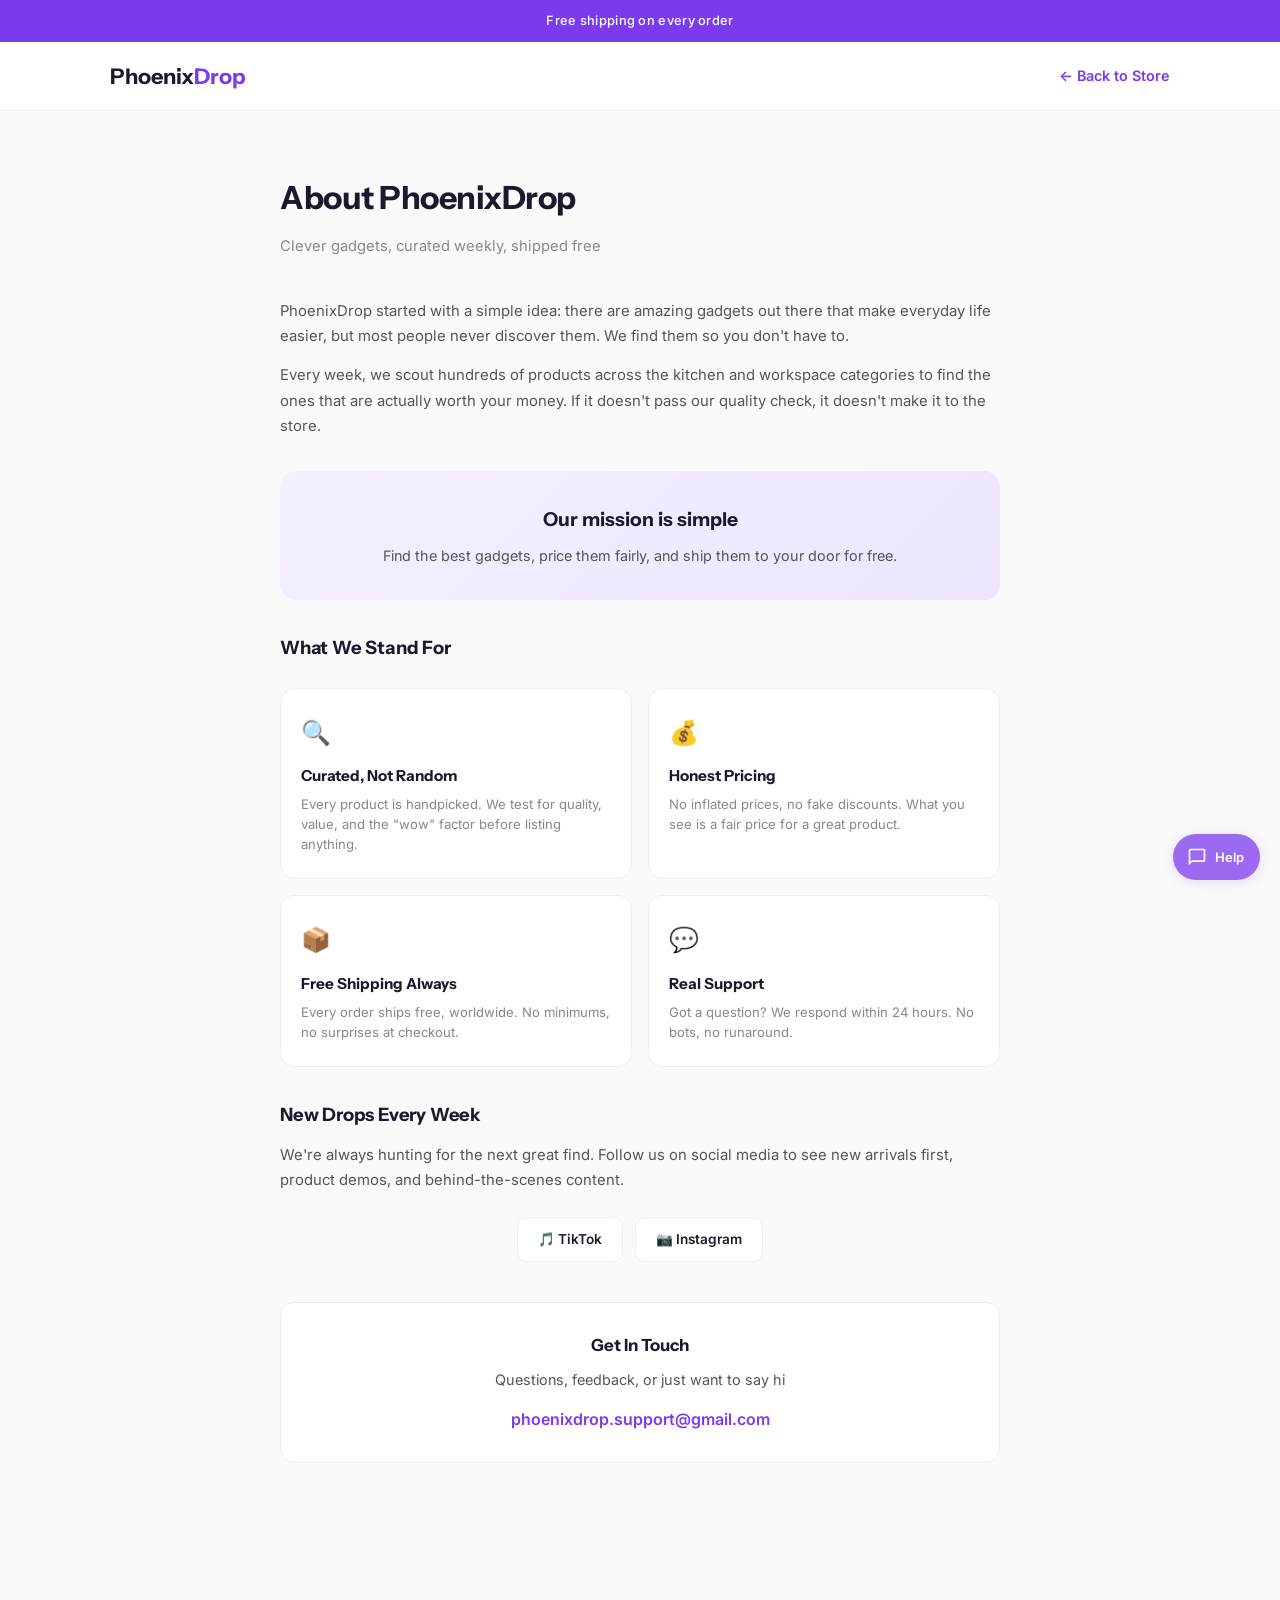
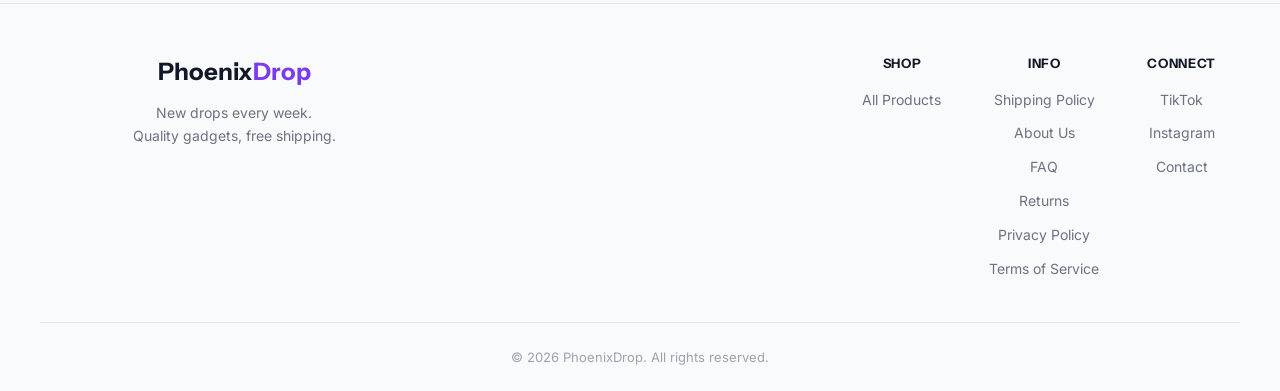
<file: about.html>
<!DOCTYPE html>
<html lang="en">
<head>
<meta charset="UTF-8">
<meta name="viewport" content="width=device-width,initial-scale=1.0">
<title>About | PhoenixDrop</title>
<link rel="preconnect" href="https://fonts.googleapis.com">
<link href="https://fonts.googleapis.com/css2?family=Instrument+Sans:wght@400;500;600;700&family=Inter:wght@400;500;600&display=swap" rel="stylesheet">
<style>
*{margin:0;padding:0;box-sizing:border-box;}
:root{--purple:#7c3aed;--bg:#fafafa;--card:#fff;--text1:#1a1a2e;--text3:#555;--text4:#888;--border:#eee;--font-d:'Instrument Sans',sans-serif;--font-b:'Inter',sans-serif;}
body{font-family:var(--font-b);background:var(--bg);color:var(--text1);line-height:1.7;}
.top-bar{background:var(--purple);color:#fff;text-align:center;padding:10px;font-size:.8rem;font-weight:500;letter-spacing:.3px;}
header{background:var(--card);border-bottom:1px solid var(--border);padding:16px 0;position:sticky;top:0;z-index:100;}
.hdr-inner{max-width:1100px;margin:0 auto;padding:0 20px;display:flex;align-items:center;justify-content:space-between;}
.logo a{text-decoration:none;font-family:var(--font-d);font-size:1.35rem;font-weight:700;color:var(--text1);}
.logo em{font-style:normal;color:var(--purple);}
.back-link{color:var(--purple);text-decoration:none;font-weight:600;font-size:.9rem;}
.back-link:hover{text-decoration:underline;}
.page-wrap{max-width:760px;margin:0 auto;padding:60px 20px 80px;}
h1{font-family:var(--font-d);font-size:2rem;font-weight:700;margin-bottom:8px;letter-spacing:-.5px;}
.subtitle{color:var(--text4);font-size:.92rem;margin-bottom:40px;}
h2{font-family:var(--font-d);font-size:1.15rem;font-weight:700;margin:32px 0 12px;color:var(--text1);letter-spacing:-.2px;}
p{color:var(--text3);margin-bottom:14px;font-size:.93rem;}
.values-grid{display:grid;grid-template-columns:repeat(2,1fr);gap:16px;margin:24px 0 32px;}
.val-card{background:var(--card);border:1px solid var(--border);border-radius:14px;padding:24px 20px;}
.val-card .vi{font-size:1.5rem;margin-bottom:10px;}
.val-card .vt{font-family:var(--font-d);font-weight:700;font-size:.95rem;margin-bottom:6px;}
.val-card .vd{font-size:.82rem;color:var(--text4);line-height:1.5;}
.mission-box{background:linear-gradient(135deg,#f5f0ff,#ede5ff);border-radius:16px;padding:32px;margin:32px 0;text-align:center;}
.mission-box .mq{font-family:var(--font-d);font-size:1.2rem;font-weight:700;color:var(--text1);margin-bottom:8px;}
.mission-box p{color:var(--text3);margin:0;font-size:.9rem;}
.social-row{display:flex;gap:12px;justify-content:center;margin:24px 0;}
.social-row a{display:inline-flex;align-items:center;gap:6px;padding:10px 20px;background:var(--card);border:1px solid var(--border);border-radius:10px;text-decoration:none;color:var(--text1);font-weight:600;font-size:.85rem;transition:all .2s;}
.social-row a:hover{border-color:var(--purple);color:var(--purple);transform:translateY(-2px);}
.contact-box{background:var(--card);border:1px solid var(--border);border-radius:14px;padding:28px;margin-top:40px;text-align:center;}
.contact-box h3{font-family:var(--font-d);font-size:1.05rem;margin-bottom:8px;}
.contact-box a{color:var(--purple);font-weight:600;text-decoration:none;}
.contact-box a:hover{text-decoration:underline;}
footer{text-align:center;padding:40px 20px;border-top:1px solid var(--border);margin-top:40px;}
.f-brand{font-family:var(--font-d);font-weight:700;font-size:1.1rem;}
.f-brand em{font-style:normal;color:var(--purple);}
.f-copy{font-size:.75rem;color:var(--text4);margin-top:8px;}
@media(max-width:600px){.values-grid{grid-template-columns:1fr;}.social-row{flex-direction:column;align-items:center;}h1{font-size:1.5rem;}}
</style>
</head>
<body>
<div class="top-bar">Free shipping on every order</div>
<header>
  <div class="hdr-inner">
    <div class="logo"><a href="index.html">Phoenix<em>Drop</em></a></div>
    <a href="index.html" class="back-link">&larr; Back to Store</a>
  </div>
</header>
<div class="page-wrap">
  <h1>About PhoenixDrop</h1>
  <p class="subtitle">Clever gadgets, curated weekly, shipped free</p>

  <p>PhoenixDrop started with a simple idea: there are amazing gadgets out there that make everyday life easier, but most people never discover them. We find them so you don't have to.</p>
  <p>Every week, we scout hundreds of products across the kitchen and workspace categories to find the ones that are actually worth your money. If it doesn't pass our quality check, it doesn't make it to the store.</p>

  <div class="mission-box">
    <div class="mq">Our mission is simple</div>
    <p>Find the best gadgets, price them fairly, and ship them to your door for free.</p>
  </div>

  <h2>What We Stand For</h2>
  <div class="values-grid">
    <div class="val-card">
      <div class="vi">&#x1F50D;</div>
      <div class="vt">Curated, Not Random</div>
      <div class="vd">Every product is handpicked. We test for quality, value, and the "wow" factor before listing anything.</div>
    </div>
    <div class="val-card">
      <div class="vi">&#x1F4B0;</div>
      <div class="vt">Honest Pricing</div>
      <div class="vd">No inflated prices, no fake discounts. What you see is a fair price for a great product.</div>
    </div>
    <div class="val-card">
      <div class="vi">&#x1F4E6;</div>
      <div class="vt">Free Shipping Always</div>
      <div class="vd">Every order ships free, worldwide. No minimums, no surprises at checkout.</div>
    </div>
    <div class="val-card">
      <div class="vi">&#x1F4AC;</div>
      <div class="vt">Real Support</div>
      <div class="vd">Got a question? We respond within 24 hours. No bots, no runaround.</div>
    </div>
  </div>

  <h2>New Drops Every Week</h2>
  <p>We're always hunting for the next great find. Follow us on social media to see new arrivals first, product demos, and behind-the-scenes content.</p>

  <div class="social-row">
    <a href="https://tiktok.com/@phoenixdropstore" target="_blank">&#x1F3B5; TikTok</a>
    <a href="https://instagram.com/phoenixdropstore" target="_blank">&#x1F4F7; Instagram</a>
  </div>

  <div class="contact-box">
    <h3>Get In Touch</h3>
    <p style="color:var(--text3);font-size:.9rem;">Questions, feedback, or just want to say hi</p>
    <a href="mailto:phoenixdrop.support@gmail.com">phoenixdrop.support@gmail.com</a>
  </div>
</div>


<!-- PHOENIX_CHAT_START -->

<style>
/* PhoenixDrop Chat Mobile Fix v7.1 */

/* Force trigger to be a visible bottom-right pill on mobile */
@media screen and (max-width: 640px) {
  #pd-chat-trigger,
  .pd-chat-trigger,
  [onclick*="PD_Chat.toggle"],
  [onclick*="PD_Chat.open"] {
    position: fixed !important;
    bottom: 20px !important;
    right: 16px !important;
    left: auto !important;
    top: auto !important;
    transform: none !important;
    writing-mode: horizontal-tb !important;
    opacity: 1 !important;
    visibility: visible !important;
    z-index: 99999 !important;
    width: auto !important;
    height: auto !important;
    min-width: 56px !important;
    min-height: 44px !important;
    display: flex !important;
    align-items: center !important;
    justify-content: center !important;
    padding: 10px 18px !important;
    border-radius: 50px !important;
    background: #7c3aed !important;
    color: white !important;
    font-size: 14px !important;
    font-weight: 600 !important;
    font-family: 'Inter', sans-serif !important;
    box-shadow: 0 4px 15px rgba(124,58,237,0.35) !important;
    cursor: pointer !important;
    letter-spacing: 0 !important;
    text-orientation: mixed !important;
    border: none !important;
  }
}

/* Chat window: full-width bottom sheet on mobile */
@media screen and (max-width: 640px) {
  #pd-chat-window,
  .pd-chat-window {
    position: fixed !important;
    bottom: 0 !important;
    right: 0 !important;
    left: 0 !important;
    top: auto !important;
    width: 100% !important;
    max-width: 100% !important;
    height: 85vh !important;
    max-height: 85vh !important;
    border-radius: 16px 16px 0 0 !important;
    z-index: 100000 !important;
  }

  /* Close button in chat header - always visible and tappable */
  #pd-chat-window .pd-chat-close,
  #pd-chat-window [onclick*="close"],
  #pd-chat-window [onclick*="toggle"],
  .pd-chat-window .pd-chat-close,
  .pd-chat-window [onclick*="close"],
  .pd-chat-window [onclick*="toggle"],
  .pd-chat-header button,
  .pd-chat-header .close,
  .pd-chat-header [class*="close"],
  #pd-chat-window button[style*="close"],
  #pd-chat-window .pd-chat-head button,
  .pd-chat-head button {
    display: flex !important;
    align-items: center !important;
    justify-content: center !important;
    min-width: 36px !important;
    min-height: 36px !important;
    width: 36px !important;
    height: 36px !important;
    font-size: 20px !important;
    opacity: 1 !important;
    visibility: visible !important;
    pointer-events: auto !important;
    cursor: pointer !important;
    background: rgba(255,255,255,0.2) !important;
    border: none !important;
    border-radius: 50% !important;
    color: white !important;
    position: relative !important;
    z-index: 100001 !important;
    -webkit-tap-highlight-color: transparent !important;
  }
}
</style>

<script>
/* Mobile close fallback: if no close button found, inject one */
(function(){
  function ensureMobileClose(){
    var win = document.getElementById('pd-chat-window');
    if(!win) return;
    var head = win.querySelector('.pd-chat-head') || win.querySelector('.pd-chat-header') || win.firstElementChild;
    if(!head) return;
    var existing = head.querySelector('.pd-mob-close');
    if(existing) return;
    var btn = document.createElement('button');
    btn.className = 'pd-mob-close';
    btn.innerHTML = '&times;';
    btn.setAttribute('aria-label','Close chat');
    btn.style.cssText = 'position:absolute;top:10px;right:12px;width:36px;height:36px;min-width:36px;min-height:36px;border-radius:50%;background:rgba(255,255,255,0.2);border:none;color:white;font-size:22px;display:flex;align-items:center;justify-content:center;cursor:pointer;z-index:100002;-webkit-tap-highlight-color:transparent;';
    btn.onclick = function(){
      if(typeof PD_Chat !== 'undefined' && PD_Chat.toggle) { PD_Chat.toggle(); }
      else if(typeof PD_Chat !== 'undefined' && PD_Chat.close) { PD_Chat.close(); }
      else { win.style.display = 'none'; }
    };
    head.style.position = 'relative';
    head.appendChild(btn);
  }
  if(document.readyState === 'loading'){
    document.addEventListener('DOMContentLoaded', function(){ setTimeout(ensureMobileClose, 500); });
  } else {
    setTimeout(ensureMobileClose, 500);
  }
  var obs = new MutationObserver(function(){ setTimeout(ensureMobileClose, 200); });
  obs.observe(document.body, {childList:true, subtree:true});
})();
</script>

<!-- PhoenixDrop Smart Assistant v1.1 -->
<style>
/* ===== LAUNCHER: subtle on desktop, slim tab on mobile ===== */
#pd-chat-launcher {
    position: fixed;
    bottom: 20px;
    right: 20px;
    z-index: 9999;
    height: 46px;
    border-radius: 23px;
    background: #7c3aed;
    border: none;
    cursor: pointer;
    box-shadow: 0 2px 12px rgba(124,58,237,0.25);
    display: flex;
    align-items: center;
    justify-content: center;
    gap: 8px;
    padding: 0 16px 0 14px;
    transition: all 0.25s ease;
    opacity: 0.75;
}
#pd-chat-launcher:hover {
    opacity: 1;
    box-shadow: 0 4px 20px rgba(124,58,237,0.4);
    transform: scale(1.03);
}
#pd-chat-launcher svg {
    width: 20px;
    height: 20px;
    fill: #fff;
    flex-shrink: 0;
}
#pd-chat-launcher .pd-launch-label {
    color: #fff;
    font-size: 13px;
    font-weight: 600;
    font-family: 'Inter', sans-serif;
    white-space: nowrap;
}
#pd-chat-launcher .pd-close-icon { display: none; }
#pd-chat-launcher.open .pd-chat-icon { display: none; }
#pd-chat-launcher.open .pd-launch-label { display: none; }
#pd-chat-launcher.open .pd-close-icon { display: block; }
#pd-chat-launcher.open {
    width: 42px;
    height: 42px;
    border-radius: 50%%;
    padding: 0;
    opacity: 1;
}

/* ===== CHAT WINDOW ===== */
#pd-chat-window {
    position: fixed;
    bottom: 76px;
    right: 20px;
    z-index: 9998;
    width: 370px;
    max-width: calc(100vw - 24px);
    height: 500px;
    max-height: calc(100vh - 100px);
    background: #fff;
    border-radius: 16px;
    box-shadow: 0 12px 48px rgba(0,0,0,0.15);
    display: none;
    flex-direction: column;
    overflow: hidden;
    font-family: 'Inter', sans-serif;
    border: 1px solid #e5e7eb;
}
#pd-chat-window.open {
    display: flex;
    animation: pdChatSlideUp 0.25s ease-out;
}
@keyframes pdChatSlideUp {
    from { opacity: 0; transform: translateY(12px); }
    to { opacity: 1; transform: translateY(0); }
}

#pd-chat-header {
    background: #7c3aed;
    color: #fff;
    padding: 14px 18px;
    display: flex;
    align-items: center;
    gap: 10px;
    flex-shrink: 0;
}
#pd-chat-header-avatar {
    width: 32px;
    height: 32px;
    border-radius: 50%%;
    background: rgba(255,255,255,0.2);
    display: flex;
    align-items: center;
    justify-content: center;
    font-size: 16px;
}
#pd-chat-header-info h3 {
    margin: 0;
    font-size: 14px;
    font-weight: 600;
    font-family: 'Instrument Sans', 'Inter', sans-serif;
}
#pd-chat-header-info p {
    margin: 2px 0 0 0;
    font-size: 11px;
    opacity: 0.85;
}

#pd-chat-messages {
    flex: 1;
    overflow-y: auto;
    padding: 14px;
    display: flex;
    flex-direction: column;
    gap: 10px;
    background: #f9fafb;
}
#pd-chat-messages::-webkit-scrollbar { width: 4px; }
#pd-chat-messages::-webkit-scrollbar-thumb { background: #d1d5db; border-radius: 4px; }

.pd-msg {
    max-width: 85%%;
    padding: 10px 14px;
    border-radius: 12px;
    font-size: 14px;
    line-height: 1.5;
    word-wrap: break-word;
}
.pd-msg-bot {
    background: #fff;
    color: #111827;
    align-self: flex-start;
    border: 1px solid #e5e7eb;
    border-bottom-left-radius: 4px;
}
.pd-msg-user {
    background: #7c3aed;
    color: #fff;
    align-self: flex-end;
    border-bottom-right-radius: 4px;
}
.pd-msg-bot a {
    color: #7c3aed;
    text-decoration: underline;
}

.pd-typing {
    display: flex;
    gap: 4px;
    padding: 10px 14px;
    align-self: flex-start;
}
.pd-typing span {
    width: 8px;
    height: 8px;
    border-radius: 50%%;
    background: #d1d5db;
    animation: pdTypingBounce 1.2s ease-in-out infinite;
}
.pd-typing span:nth-child(2) { animation-delay: 0.2s; }
.pd-typing span:nth-child(3) { animation-delay: 0.4s; }
@keyframes pdTypingBounce {
    0%%,80%%,100%% { transform: translateY(0); }
    40%% { transform: translateY(-6px); }
}

.pd-quick-replies {
    display: flex;
    flex-wrap: wrap;
    gap: 6px;
    margin-top: 6px;
}
.pd-quick-btn {
    background: #f3f0ff;
    color: #7c3aed;
    border: 1px solid #ddd6fe;
    border-radius: 20px;
    padding: 6px 14px;
    font-size: 13px;
    cursor: pointer;
    transition: all 0.15s;
    font-family: 'Inter', sans-serif;
}
.pd-quick-btn:hover {
    background: #7c3aed;
    color: #fff;
    border-color: #7c3aed;
}

#pd-chat-input-area {
    padding: 10px 14px;
    border-top: 1px solid #e5e7eb;
    display: flex;
    gap: 8px;
    background: #fff;
    flex-shrink: 0;
}
#pd-chat-input {
    flex: 1;
    border: 1px solid #e5e7eb;
    border-radius: 24px;
    padding: 10px 16px;
    font-size: 14px;
    outline: none;
    font-family: 'Inter', sans-serif;
    transition: border-color 0.15s;
}
#pd-chat-input:focus { border-color: #7c3aed; }
#pd-chat-send {
    width: 38px;
    height: 38px;
    border-radius: 50%%;
    background: #7c3aed;
    border: none;
    cursor: pointer;
    display: flex;
    align-items: center;
    justify-content: center;
    transition: background 0.15s;
    flex-shrink: 0;
}
#pd-chat-send:hover { background: #6d28d9; }
#pd-chat-send svg { width: 18px; height: 18px; fill: #fff; }

/* ===== MESSAGE FORM (escalation) ===== */
#pd-msg-form {
    display: none;
    padding: 16px;
    background: #f9fafb;
    flex-direction: column;
    gap: 10px;
    flex: 1;
    overflow-y: auto;
}
#pd-msg-form h4 {
    margin: 0 0 4px 0;
    font-size: 15px;
    color: #111827;
    font-family: 'Instrument Sans', 'Inter', sans-serif;
}
#pd-msg-form p {
    margin: 0 0 8px 0;
    font-size: 13px;
    color: #6b7280;
}
#pd-msg-form input,
#pd-msg-form textarea,
#pd-msg-form select {
    width: 100%%;
    border: 1px solid #e5e7eb;
    border-radius: 8px;
    padding: 10px 12px;
    font-size: 14px;
    font-family: 'Inter', sans-serif;
    outline: none;
    box-sizing: border-box;
}
#pd-msg-form input:focus,
#pd-msg-form textarea:focus,
#pd-msg-form select:focus {
    border-color: #7c3aed;
}
#pd-msg-form textarea { resize: vertical; min-height: 80px; }
#pd-msg-form-submit {
    background: #7c3aed;
    color: #fff;
    border: none;
    border-radius: 8px;
    padding: 12px;
    font-size: 14px;
    font-weight: 600;
    cursor: pointer;
    transition: background 0.15s;
    font-family: 'Inter', sans-serif;
}
#pd-msg-form-submit:hover { background: #6d28d9; }
#pd-msg-form-success {
    display: none;
    text-align: center;
    padding: 24px 16px;
}
#pd-msg-form-success svg { width: 48px; height: 48px; margin-bottom: 12px; }
.pd-back-to-chat {
    background: none;
    border: 1px solid #e5e7eb;
    border-radius: 8px;
    padding: 8px 16px;
    font-size: 13px;
    cursor: pointer;
    color: #6b7280;
    margin-top: 8px;
    font-family: 'Inter', sans-serif;
}
.pd-back-to-chat:hover { border-color: #7c3aed; color: #7c3aed; }

/* ===== MOBILE: slim side tab instead of floating circle ===== */
@media (max-width: 640px) {
    #pd-chat-launcher {
        bottom: auto;
        top: 50%%;
        right: 0;
        transform: translateY(-50%%) rotate(-90deg);
        transform-origin: right center;
        border-radius: 10px 10px 0 0;
        padding: 6px 14px;
        height: auto;
        opacity: 0.85;
        box-shadow: -2px 0 10px rgba(124,58,237,0.2);
    }
    #pd-chat-launcher:hover {
        opacity: 1;
        transform: translateY(-50%%) rotate(-90deg) scale(1);
    }
    #pd-chat-launcher svg { width: 16px; height: 16px; }
    #pd-chat-launcher .pd-launch-label { font-size: 12px; }
    #pd-chat-launcher.open {
        top: auto;
        bottom: 8px;
        right: 8px;
        width: 40px;
        height: 40px;
        border-radius: 50%%;
        padding: 0;
        transform: none;
        opacity: 1;
    }
    #pd-chat-window {
        right: 0;
        bottom: 0;
        left: 0;
        top: auto;
        width: 100vw;
        max-width: 100vw;
        height: 85vh;
        max-height: 85vh;
        border-radius: 16px 16px 0 0;
    }
}
</style>

<button id="pd-chat-launcher" onclick="window.PD_Chat.toggle()" aria-label="Chat with us">
    <svg class="pd-chat-icon" viewBox="0 0 24 24"><path d="M20 2H4c-1.1 0-2 .9-2 2v18l4-4h14c1.1 0 2-.9 2-2V4c0-1.1-.9-2-2-2zm0 14H6l-2 2V4h16v12z"/></svg>
    <span class="pd-launch-label">Help</span>
    <svg class="pd-close-icon" viewBox="0 0 24 24"><path d="M19 6.41L17.59 5 12 10.59 6.41 5 5 6.41 10.59 12 5 17.59 6.41 19 12 13.41 17.59 19 19 17.59 13.41 12z"/></svg>
</button>

<div id="pd-chat-window">
    <div id="pd-chat-header">
        <div id="pd-chat-header-avatar">🔥</div>
        <div id="pd-chat-header-info">
            <h3>PhoenixDrop Support</h3>
            <p>✅ Online now</p>
        </div>
    </div>
    <div id="pd-chat-messages"></div>
    <div id="pd-msg-form">
        <h4>📩 Leave us a message</h4>
        <p>We'll get back to you within 24 hours.</p>
        <input type="text" id="pd-msg-name" placeholder="Your name" required>
        <input type="email" id="pd-msg-email" placeholder="Your email" required>
        <select id="pd-msg-topic">
            <option value="">Select a topic...</option>
            <option value="order">Order issue</option>
            <option value="shipping">Shipping question</option>
            <option value="return">Return / Refund</option>
            <option value="product">Product question</option>
            <option value="payment">Payment issue</option>
            <option value="other">Other</option>
        </select>
        <input type="text" id="pd-msg-order-id" placeholder="Order ID (if applicable)">
        <textarea id="pd-msg-body" placeholder="Describe your issue in detail..."></textarea>
        <button id="pd-msg-form-submit" onclick="window.PD_Chat.submitMessage()">Send Message</button>
        <button class="pd-back-to-chat" onclick="window.PD_Chat.backToChat()">Back to chat</button>
        <div id="pd-msg-form-success">
            <svg viewBox="0 0 24 24" fill="#10b981"><path d="M12 2C6.48 2 2 6.48 2 12s4.48 10 10 10 10-4.48 10-10S17.52 2 12 2zm-2 15l-5-5 1.41-1.41L10 14.17l7.59-7.59L19 8l-9 9z"/></svg>
            <h4 style="color:#111827;margin:0 0 4px 0;">Message sent!</h4>
            <p style="color:#6b7280;font-size:13px;margin:0;">We'll reply to your email within 24 hours.</p>
            <button class="pd-back-to-chat" onclick="window.PD_Chat.backToChat()" style="margin-top:16px;">Back to chat</button>
        </div>
    </div>
    <div id="pd-chat-input-area">
        <input type="text" id="pd-chat-input" placeholder="Type a message..." onkeydown="if(event.key==='Enter')window.PD_Chat.send()">
        <button id="pd-chat-send" onclick="window.PD_Chat.send()">
            <svg viewBox="0 0 24 24"><path d="M2.01 21L23 12 2.01 3 2 10l15 2-15 2z"/></svg>
        </button>
    </div>
</div>
<script src="js/chatbot.js"></script>
<!-- PHOENIX_CHAT_END -->


<!-- PHOENIX_FOOTER_START -->

<style>
/* PhoenixDrop Footer v7.0 */
.pd-ft{background:#f9fafb;border-top:1px solid #e5e7eb;padding:0;margin-top:60px;font-family:'Inter',sans-serif}
.pd-ft-inner{max-width:1200px;margin:0 auto;padding:48px 24px 32px;display:flex;justify-content:space-between;align-items:flex-start;gap:40px;flex-wrap:wrap}
.pd-ft-brand{flex:1;min-width:220px;max-width:340px}
.pd-ft-logo{font-family:'Instrument Sans',sans-serif;font-size:24px;font-weight:700;color:#111827;margin:0 0 10px}
.pd-ft-logo span{color:#7c3aed}
.pd-ft-brand p{color:#6b7280;font-size:14px;line-height:1.6;margin:0}
.pd-ft-cols{display:flex;gap:48px;flex-wrap:wrap}
.pd-ft-col h4{font-family:'Instrument Sans',sans-serif;font-size:13px;font-weight:700;color:#111827;text-transform:uppercase;letter-spacing:0.05em;margin:0 0 14px}
.pd-ft-col a{display:block;color:#6b7280;font-size:14px;text-decoration:none;margin:0 0 10px;transition:color 0.15s}
.pd-ft-col a:hover{color:#7c3aed}
.pd-ft-bottom{max-width:1200px;margin:0 auto;padding:20px 24px;border-top:1px solid #e5e7eb}
.pd-ft-bottom span{color:#9ca3af;font-size:13px}
@media(max-width:768px){
.pd-ft-inner{flex-direction:column;align-items:center;text-align:center;padding:40px 20px 24px;gap:32px}
.pd-ft-brand{max-width:100%;min-width:0}
.pd-ft-cols{justify-content:center;gap:36px}
.pd-ft-col{min-width:100px}
.pd-ft-bottom{text-align:center;padding:16px 20px}
}
</style>

<footer class="pd-ft">
<div class="pd-ft-inner">
<div class="pd-ft-brand">
<div class="pd-ft-logo">Phoenix<span>Drop</span></div>
<p>New drops every week.<br>Quality gadgets, free shipping.</p>
</div>
<div class="pd-ft-cols">
<div class="pd-ft-col">
<h4>Shop</h4>
<a href="index.html">All Products</a>
</div>
<div class="pd-ft-col">
<h4>Info</h4>
<a href="shipping.html">Shipping Policy</a>
<a href="about.html">About Us</a>
<a href="faq.html">FAQ</a>
<a href="returns.html">Returns</a>
<a href="privacy.html">Privacy Policy</a>
<a href="terms.html">Terms of Service</a>
</div>
<div class="pd-ft-col">
<h4>Connect</h4>
<a href="https://www.tiktok.com/@phoenixdropstore" target="_blank" rel="noopener">TikTok</a>
<a href="https://www.instagram.com/phoenixdropstore" target="_blank" rel="noopener">Instagram</a>
<a href="mailto:phoenixdrop.support@gmail.com">Contact</a>
</div>
</div>
</div>
<div class="pd-ft-bottom">
<span>&copy; 2026 PhoenixDrop. All rights reserved.</span>
</div>
</footer>
<!-- PHOENIX_FOOTER_END -->

</body>
</html>
</file>
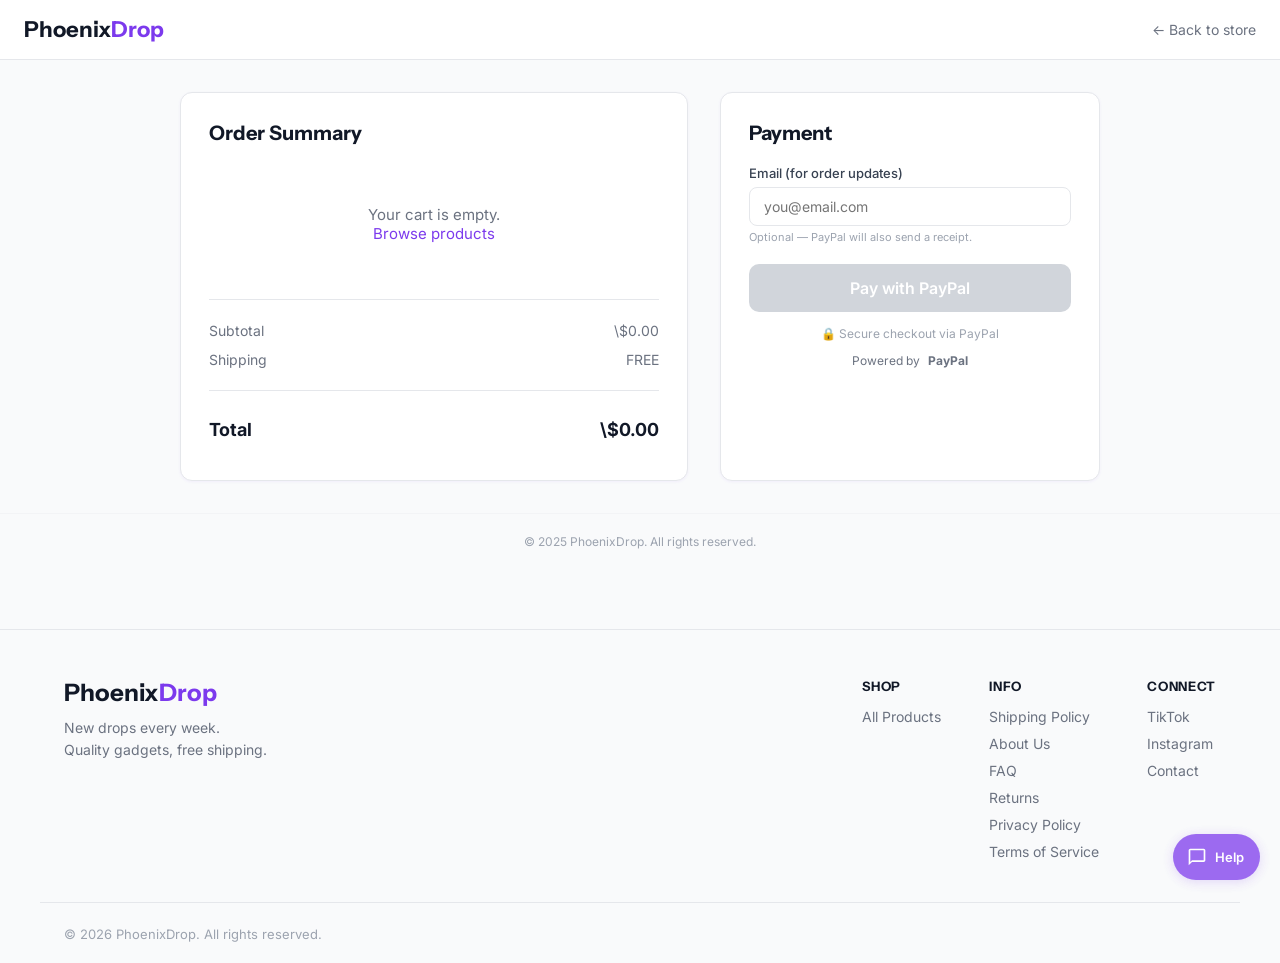
<file: checkout.html>
<!DOCTYPE html>
<html lang="en">
<head>
<meta charset="UTF-8">
<meta name="viewport" content="width=device-width,initial-scale=1.0">
<title>Checkout &mdash; PhoenixDrop</title>
<link rel="preconnect" href="https://fonts.googleapis.com">
<link href="https://fonts.googleapis.com/css2?family=Instrument+Sans:wght@400;600;700&family=Inter:wght@400;500;600&display=swap" rel="stylesheet">
<style>
*{margin:0;padding:0;box-sizing:border-box}
body{font-family:'Inter',sans-serif;background:#f9fafb;color:#111827;
  min-height:100vh;display:flex;flex-direction:column}
a{color:#7c3aed;text-decoration:none}
a:hover{color:#6d28d9;text-decoration:underline}

/* -- Header ------------------------------- */
.ck-header{background:#fff;border-bottom:1px solid #e5e7eb;
  padding:16px 24px;display:flex;align-items:center;
  justify-content:space-between}
.ck-logo{font-family:'Instrument Sans',sans-serif;font-size:22px;
  font-weight:700;color:#111827}
.ck-logo span{color:#7c3aed}
.ck-back{font-size:14px;color:#6b7280}
.ck-back:hover{color:#7c3aed}

/* -- Layout ------------------------------- */
.ck-wrap{max-width:960px;margin:32px auto;padding:0 20px;width:100%;
  display:grid;grid-template-columns:1fr 380px;gap:32px;flex:1}
@media(max-width:768px){
  .ck-wrap{grid-template-columns:1fr;gap:24px}
}

/* -- Cards -------------------------------- */
.ck-card{background:#fff;border:1px solid #e5e7eb;border-radius:12px;
  padding:28px;box-shadow:0 1px 3px rgba(124,58,237,.06)}
.ck-card h2{font-family:'Instrument Sans',sans-serif;font-size:20px;
  font-weight:700;margin-bottom:20px;color:#111827}

/* -- Order summary ------------------------ */
.ck-items{list-style:none}
.ck-item{display:flex;justify-content:space-between;align-items:center;
  padding:12px 0;border-bottom:1px solid #f3f4f6}
.ck-item:last-child{border-bottom:none}
.ck-item-left{display:flex;align-items:center;gap:12px;flex:1}
.ck-item-img{width:56px;height:56px;border-radius:8px;object-fit:cover;
  background:#f3f4f6}
.ck-item-name{font-size:14px;font-weight:500;color:#111827}
.ck-item-qty{font-size:12px;color:#6b7280;margin-top:2px}
.ck-item-price{font-size:14px;font-weight:600;color:#111827;white-space:nowrap}
.ck-divider{border:none;border-top:1px solid #e5e7eb;margin:16px 0}
.ck-row{display:flex;justify-content:space-between;padding:6px 0;
  font-size:14px;color:#6b7280}
.ck-total{display:flex;justify-content:space-between;padding:12px 0;
  font-size:18px;font-weight:700;color:#111827}
.ck-empty{text-align:center;padding:40px 0;color:#6b7280;font-size:15px}

/* -- Payment card ------------------------- */
.ck-email-label{display:block;font-size:13px;font-weight:500;
  color:#374151;margin-bottom:6px}
.ck-email-input{width:100%;padding:10px 14px;border:1px solid #e5e7eb;
  border-radius:8px;font-size:14px;font-family:'Inter',sans-serif;
  outline:none;transition:border .2s}
.ck-email-input:focus{border-color:#7c3aed;box-shadow:0 0 0 3px rgba(124,58,237,.1)}
.ck-email-hint{font-size:11px;color:#9ca3af;margin-top:4px}
.ck-pay-btn{width:100%;margin-top:20px;padding:14px;border:none;
  border-radius:10px;background:#7c3aed;color:#fff;font-size:16px;
  font-weight:600;font-family:'Inter',sans-serif;cursor:pointer;
  transition:background .2s,transform .1s}
.ck-pay-btn:hover{background:#6d28d9;transform:translateY(-1px)}
.ck-pay-btn:active{transform:translateY(0)}
.ck-pay-btn:disabled{background:#d1d5db;cursor:not-allowed;transform:none}
.ck-secure{display:flex;align-items:center;justify-content:center;
  gap:6px;margin-top:14px;font-size:12px;color:#9ca3af}
.ck-paypal-mark{display:flex;align-items:center;justify-content:center;
  margin-top:12px;gap:8px;font-size:12px;color:#6b7280}

/* -- Footer ------------------------------- */
.ck-footer{text-align:center;padding:20px;font-size:12px;color:#9ca3af;
  border-top:1px solid #f3f4f6;margin-top:auto}
</style>
</head>
<body>

<!-- Header -->
<div class="ck-header">
  <div class="ck-logo">Phoenix<span>Drop</span></div>
  <a href="index.html" class="ck-back">&larr; Back to store</a>
</div>

<!-- Main -->
<div class="ck-wrap">

  <!-- Left: Order Summary -->
  <div class="ck-card">
    <h2>Order Summary</h2>
    <ul class="ck-items" id="ck-items"></ul>
    <hr class="ck-divider">
    <div class="ck-row"><span>Subtotal</span><span id="ck-subtotal">\$0.00</span></div>
    <div class="ck-row"><span>Shipping</span><span id="ck-shipping">FREE</span></div>
    <hr class="ck-divider">
    <div class="ck-total"><span>Total</span><span id="ck-total">\$0.00</span></div>
  </div>

  <!-- Right: Payment -->
  <div class="ck-card">
    <h2>Payment</h2>
    <label class="ck-email-label" for="ck-email">Email (for order updates)</label>
    <input type="email" id="ck-email" class="ck-email-input"
           placeholder="you@email.com">
    <div class="ck-email-hint">Optional &mdash; PayPal will also send a receipt.</div>

    <button type="button" class="ck-pay-btn" id="ck-pay-btn"
            onclick="handleCheckout()">
      Pay with PayPal
    </button>

    <div class="ck-secure">
      &#128274; Secure checkout via PayPal
    </div>
    <div class="ck-paypal-mark">
      Powered by <strong>PayPal</strong>
    </div>
  </div>

</div>

<div class="ck-footer">&copy; 2025 PhoenixDrop. All rights reserved.</div>

<!-- --- JS: reads cart, builds PayPal form, POSTs to paypal.com --- -->
<script>
(function () {
  var PAYPAL = "modernmonkreset@gmail.com";
  var RETURN_URL = "https://phoenixdropstore.github.io/thank-you.html";
  var CANCEL_URL = "https://phoenixdropstore.github.io";

  /* -- Load cart ------------------------- */
  var cart = [];
  try { cart = JSON.parse(localStorage.getItem("pd_cart") || "[]"); } catch (e) { cart = []; }

  var itemsEl = document.getElementById("ck-items");
  var subtotalEl = document.getElementById("ck-subtotal");
  var totalEl = document.getElementById("ck-total");
  var payBtn = document.getElementById("ck-pay-btn");

  if (!cart || cart.length === 0) {
    itemsEl.innerHTML = '<li class="ck-empty">Your cart is empty.<br><a href="index.html">Browse products</a></li>';
    payBtn.disabled = true;
    return;
  }

  /* -- Render items ---------------------- */
  var subtotal = 0;
  var html = "";
  for (var i = 0; i < cart.length; i++) {
    var item = cart[i];
    var price = parseFloat(item.price) || 0;
    var qty = parseInt(item.qty, 10) || 1;
    var line = price * qty;
    subtotal += line;

    var imgSrc = item.image || item.image_url || "";
    var imgTag = imgSrc
      ? '<img class="ck-item-img" src="' + imgSrc + '" alt="">'
      : '<div class="ck-item-img"></div>';

    html += '<li class="ck-item">'
      + '<div class="ck-item-left">'
      + imgTag
      + '<div><div class="ck-item-name">' + (item.name || "Product") + '</div>'
      + '<div class="ck-item-qty">Qty: ' + qty + '</div></div>'
      + '</div>'
      + '<div class="ck-item-price">$' + line.toFixed(2) + '</div>'
      + '</li>';
  }
  itemsEl.innerHTML = html;
  subtotalEl.textContent = "$" + subtotal.toFixed(2);
  totalEl.textContent = "$" + subtotal.toFixed(2);

  /* -- Checkout handler ------------------ */
  window.handleCheckout = function () {
    if (!cart || cart.length === 0) { alert("Cart is empty."); return; }

    payBtn.disabled = true;
    payBtn.textContent = "Redirecting to PayPal\u2026";

    /* Save order locally BEFORE redirect */
    var order = {
      id: "PD-" + Date.now(),
      items: cart,
      total: subtotal,
      email: document.getElementById("ck-email").value || "",
      date: new Date().toISOString(),
      status: "pending"
    };
    var orders = [];
    try { orders = JSON.parse(localStorage.getItem("pd_orders") || "[]"); } catch (e) { orders = []; }
    orders.push(order);
    localStorage.setItem("pd_orders", JSON.stringify(orders));

    /* Build a hidden form that POSTs to paypal.com (NOT our domain) */
    var form = document.createElement("form");
    form.method = "POST";
    form.action = "https://www.paypal.com/cgi-bin/webscr";

    function addF(n, v) {
      var inp = document.createElement("input");
      inp.type = "hidden"; inp.name = n; inp.value = v;
      form.appendChild(inp);
    }

    addF("cmd", "_cart");
    addF("upload", "1");
    addF("business", PAYPAL);
    addF("currency_code", "USD");
    addF("return", RETURN_URL);
    addF("cancel_return", CANCEL_URL);
    addF("custom", order.id);
    addF("charset", "utf-8");
    addF("no_note", "1");

    for (var j = 0; j < cart.length; j++) {
      var n = j + 1;
      addF("item_name_" + n, cart[j].name || "PhoenixDrop Item");
      addF("amount_" + n, (parseFloat(cart[j].price) || 0).toFixed(2));
      addF("quantity_" + n, String(parseInt(cart[j].qty, 10) || 1));
    }

    document.body.appendChild(form);
    form.submit();
    /* This POSTs to paypal.com — GitHub Pages is never hit. */
  };
})();
</script>

<!-- PHOENIX_CHAT_START -->

<style>
/* PhoenixDrop Chat Mobile Fix v7.1 */

/* Force trigger to be a visible bottom-right pill on mobile */
@media screen and (max-width: 640px) {
  #pd-chat-trigger,
  .pd-chat-trigger,
  [onclick*="PD_Chat.toggle"],
  [onclick*="PD_Chat.open"] {
    position: fixed !important;
    bottom: 20px !important;
    right: 16px !important;
    left: auto !important;
    top: auto !important;
    transform: none !important;
    writing-mode: horizontal-tb !important;
    opacity: 1 !important;
    visibility: visible !important;
    z-index: 99999 !important;
    width: auto !important;
    height: auto !important;
    min-width: 56px !important;
    min-height: 44px !important;
    display: flex !important;
    align-items: center !important;
    justify-content: center !important;
    padding: 10px 18px !important;
    border-radius: 50px !important;
    background: #7c3aed !important;
    color: white !important;
    font-size: 14px !important;
    font-weight: 600 !important;
    font-family: 'Inter', sans-serif !important;
    box-shadow: 0 4px 15px rgba(124,58,237,0.35) !important;
    cursor: pointer !important;
    letter-spacing: 0 !important;
    text-orientation: mixed !important;
    border: none !important;
  }
}

/* Chat window: full-width bottom sheet on mobile */
@media screen and (max-width: 640px) {
  #pd-chat-window,
  .pd-chat-window {
    position: fixed !important;
    bottom: 0 !important;
    right: 0 !important;
    left: 0 !important;
    top: auto !important;
    width: 100% !important;
    max-width: 100% !important;
    height: 85vh !important;
    max-height: 85vh !important;
    border-radius: 16px 16px 0 0 !important;
    z-index: 100000 !important;
  }

  /* Close button in chat header - always visible and tappable */
  #pd-chat-window .pd-chat-close,
  #pd-chat-window [onclick*="close"],
  #pd-chat-window [onclick*="toggle"],
  .pd-chat-window .pd-chat-close,
  .pd-chat-window [onclick*="close"],
  .pd-chat-window [onclick*="toggle"],
  .pd-chat-header button,
  .pd-chat-header .close,
  .pd-chat-header [class*="close"],
  #pd-chat-window button[style*="close"],
  #pd-chat-window .pd-chat-head button,
  .pd-chat-head button {
    display: flex !important;
    align-items: center !important;
    justify-content: center !important;
    min-width: 36px !important;
    min-height: 36px !important;
    width: 36px !important;
    height: 36px !important;
    font-size: 20px !important;
    opacity: 1 !important;
    visibility: visible !important;
    pointer-events: auto !important;
    cursor: pointer !important;
    background: rgba(255,255,255,0.2) !important;
    border: none !important;
    border-radius: 50% !important;
    color: white !important;
    position: relative !important;
    z-index: 100001 !important;
    -webkit-tap-highlight-color: transparent !important;
  }
}
</style>

<script>
/* Mobile close fallback: if no close button found, inject one */
(function(){
  function ensureMobileClose(){
    var win = document.getElementById('pd-chat-window');
    if(!win) return;
    var head = win.querySelector('.pd-chat-head') || win.querySelector('.pd-chat-header') || win.firstElementChild;
    if(!head) return;
    var existing = head.querySelector('.pd-mob-close');
    if(existing) return;
    var btn = document.createElement('button');
    btn.className = 'pd-mob-close';
    btn.innerHTML = '&times;';
    btn.setAttribute('aria-label','Close chat');
    btn.style.cssText = 'position:absolute;top:10px;right:12px;width:36px;height:36px;min-width:36px;min-height:36px;border-radius:50%;background:rgba(255,255,255,0.2);border:none;color:white;font-size:22px;display:flex;align-items:center;justify-content:center;cursor:pointer;z-index:100002;-webkit-tap-highlight-color:transparent;';
    btn.onclick = function(){
      if(typeof PD_Chat !== 'undefined' && PD_Chat.toggle) { PD_Chat.toggle(); }
      else if(typeof PD_Chat !== 'undefined' && PD_Chat.close) { PD_Chat.close(); }
      else { win.style.display = 'none'; }
    };
    head.style.position = 'relative';
    head.appendChild(btn);
  }
  if(document.readyState === 'loading'){
    document.addEventListener('DOMContentLoaded', function(){ setTimeout(ensureMobileClose, 500); });
  } else {
    setTimeout(ensureMobileClose, 500);
  }
  var obs = new MutationObserver(function(){ setTimeout(ensureMobileClose, 200); });
  obs.observe(document.body, {childList:true, subtree:true});
})();
</script>

<!-- PhoenixDrop Smart Assistant v1.1 -->
<style>
/* ===== LAUNCHER: subtle on desktop, slim tab on mobile ===== */
#pd-chat-launcher {
    position: fixed;
    bottom: 20px;
    right: 20px;
    z-index: 9999;
    height: 46px;
    border-radius: 23px;
    background: #7c3aed;
    border: none;
    cursor: pointer;
    box-shadow: 0 2px 12px rgba(124,58,237,0.25);
    display: flex;
    align-items: center;
    justify-content: center;
    gap: 8px;
    padding: 0 16px 0 14px;
    transition: all 0.25s ease;
    opacity: 0.75;
}
#pd-chat-launcher:hover {
    opacity: 1;
    box-shadow: 0 4px 20px rgba(124,58,237,0.4);
    transform: scale(1.03);
}
#pd-chat-launcher svg {
    width: 20px;
    height: 20px;
    fill: #fff;
    flex-shrink: 0;
}
#pd-chat-launcher .pd-launch-label {
    color: #fff;
    font-size: 13px;
    font-weight: 600;
    font-family: 'Inter', sans-serif;
    white-space: nowrap;
}
#pd-chat-launcher .pd-close-icon { display: none; }
#pd-chat-launcher.open .pd-chat-icon { display: none; }
#pd-chat-launcher.open .pd-launch-label { display: none; }
#pd-chat-launcher.open .pd-close-icon { display: block; }
#pd-chat-launcher.open {
    width: 42px;
    height: 42px;
    border-radius: 50%%;
    padding: 0;
    opacity: 1;
}

/* ===== CHAT WINDOW ===== */
#pd-chat-window {
    position: fixed;
    bottom: 76px;
    right: 20px;
    z-index: 9998;
    width: 370px;
    max-width: calc(100vw - 24px);
    height: 500px;
    max-height: calc(100vh - 100px);
    background: #fff;
    border-radius: 16px;
    box-shadow: 0 12px 48px rgba(0,0,0,0.15);
    display: none;
    flex-direction: column;
    overflow: hidden;
    font-family: 'Inter', sans-serif;
    border: 1px solid #e5e7eb;
}
#pd-chat-window.open {
    display: flex;
    animation: pdChatSlideUp 0.25s ease-out;
}
@keyframes pdChatSlideUp {
    from { opacity: 0; transform: translateY(12px); }
    to { opacity: 1; transform: translateY(0); }
}

#pd-chat-header {
    background: #7c3aed;
    color: #fff;
    padding: 14px 18px;
    display: flex;
    align-items: center;
    gap: 10px;
    flex-shrink: 0;
}
#pd-chat-header-avatar {
    width: 32px;
    height: 32px;
    border-radius: 50%%;
    background: rgba(255,255,255,0.2);
    display: flex;
    align-items: center;
    justify-content: center;
    font-size: 16px;
}
#pd-chat-header-info h3 {
    margin: 0;
    font-size: 14px;
    font-weight: 600;
    font-family: 'Instrument Sans', 'Inter', sans-serif;
}
#pd-chat-header-info p {
    margin: 2px 0 0 0;
    font-size: 11px;
    opacity: 0.85;
}

#pd-chat-messages {
    flex: 1;
    overflow-y: auto;
    padding: 14px;
    display: flex;
    flex-direction: column;
    gap: 10px;
    background: #f9fafb;
}
#pd-chat-messages::-webkit-scrollbar { width: 4px; }
#pd-chat-messages::-webkit-scrollbar-thumb { background: #d1d5db; border-radius: 4px; }

.pd-msg {
    max-width: 85%%;
    padding: 10px 14px;
    border-radius: 12px;
    font-size: 14px;
    line-height: 1.5;
    word-wrap: break-word;
}
.pd-msg-bot {
    background: #fff;
    color: #111827;
    align-self: flex-start;
    border: 1px solid #e5e7eb;
    border-bottom-left-radius: 4px;
}
.pd-msg-user {
    background: #7c3aed;
    color: #fff;
    align-self: flex-end;
    border-bottom-right-radius: 4px;
}
.pd-msg-bot a {
    color: #7c3aed;
    text-decoration: underline;
}

.pd-typing {
    display: flex;
    gap: 4px;
    padding: 10px 14px;
    align-self: flex-start;
}
.pd-typing span {
    width: 8px;
    height: 8px;
    border-radius: 50%%;
    background: #d1d5db;
    animation: pdTypingBounce 1.2s ease-in-out infinite;
}
.pd-typing span:nth-child(2) { animation-delay: 0.2s; }
.pd-typing span:nth-child(3) { animation-delay: 0.4s; }
@keyframes pdTypingBounce {
    0%%,80%%,100%% { transform: translateY(0); }
    40%% { transform: translateY(-6px); }
}

.pd-quick-replies {
    display: flex;
    flex-wrap: wrap;
    gap: 6px;
    margin-top: 6px;
}
.pd-quick-btn {
    background: #f3f0ff;
    color: #7c3aed;
    border: 1px solid #ddd6fe;
    border-radius: 20px;
    padding: 6px 14px;
    font-size: 13px;
    cursor: pointer;
    transition: all 0.15s;
    font-family: 'Inter', sans-serif;
}
.pd-quick-btn:hover {
    background: #7c3aed;
    color: #fff;
    border-color: #7c3aed;
}

#pd-chat-input-area {
    padding: 10px 14px;
    border-top: 1px solid #e5e7eb;
    display: flex;
    gap: 8px;
    background: #fff;
    flex-shrink: 0;
}
#pd-chat-input {
    flex: 1;
    border: 1px solid #e5e7eb;
    border-radius: 24px;
    padding: 10px 16px;
    font-size: 14px;
    outline: none;
    font-family: 'Inter', sans-serif;
    transition: border-color 0.15s;
}
#pd-chat-input:focus { border-color: #7c3aed; }
#pd-chat-send {
    width: 38px;
    height: 38px;
    border-radius: 50%%;
    background: #7c3aed;
    border: none;
    cursor: pointer;
    display: flex;
    align-items: center;
    justify-content: center;
    transition: background 0.15s;
    flex-shrink: 0;
}
#pd-chat-send:hover { background: #6d28d9; }
#pd-chat-send svg { width: 18px; height: 18px; fill: #fff; }

/* ===== MESSAGE FORM (escalation) ===== */
#pd-msg-form {
    display: none;
    padding: 16px;
    background: #f9fafb;
    flex-direction: column;
    gap: 10px;
    flex: 1;
    overflow-y: auto;
}
#pd-msg-form h4 {
    margin: 0 0 4px 0;
    font-size: 15px;
    color: #111827;
    font-family: 'Instrument Sans', 'Inter', sans-serif;
}
#pd-msg-form p {
    margin: 0 0 8px 0;
    font-size: 13px;
    color: #6b7280;
}
#pd-msg-form input,
#pd-msg-form textarea,
#pd-msg-form select {
    width: 100%%;
    border: 1px solid #e5e7eb;
    border-radius: 8px;
    padding: 10px 12px;
    font-size: 14px;
    font-family: 'Inter', sans-serif;
    outline: none;
    box-sizing: border-box;
}
#pd-msg-form input:focus,
#pd-msg-form textarea:focus,
#pd-msg-form select:focus {
    border-color: #7c3aed;
}
#pd-msg-form textarea { resize: vertical; min-height: 80px; }
#pd-msg-form-submit {
    background: #7c3aed;
    color: #fff;
    border: none;
    border-radius: 8px;
    padding: 12px;
    font-size: 14px;
    font-weight: 600;
    cursor: pointer;
    transition: background 0.15s;
    font-family: 'Inter', sans-serif;
}
#pd-msg-form-submit:hover { background: #6d28d9; }
#pd-msg-form-success {
    display: none;
    text-align: center;
    padding: 24px 16px;
}
#pd-msg-form-success svg { width: 48px; height: 48px; margin-bottom: 12px; }
.pd-back-to-chat {
    background: none;
    border: 1px solid #e5e7eb;
    border-radius: 8px;
    padding: 8px 16px;
    font-size: 13px;
    cursor: pointer;
    color: #6b7280;
    margin-top: 8px;
    font-family: 'Inter', sans-serif;
}
.pd-back-to-chat:hover { border-color: #7c3aed; color: #7c3aed; }

/* ===== MOBILE: slim side tab instead of floating circle ===== */
@media (max-width: 640px) {
    #pd-chat-launcher {
        bottom: auto;
        top: 50%%;
        right: 0;
        transform: translateY(-50%%) rotate(-90deg);
        transform-origin: right center;
        border-radius: 10px 10px 0 0;
        padding: 6px 14px;
        height: auto;
        opacity: 0.85;
        box-shadow: -2px 0 10px rgba(124,58,237,0.2);
    }
    #pd-chat-launcher:hover {
        opacity: 1;
        transform: translateY(-50%%) rotate(-90deg) scale(1);
    }
    #pd-chat-launcher svg { width: 16px; height: 16px; }
    #pd-chat-launcher .pd-launch-label { font-size: 12px; }
    #pd-chat-launcher.open {
        top: auto;
        bottom: 8px;
        right: 8px;
        width: 40px;
        height: 40px;
        border-radius: 50%%;
        padding: 0;
        transform: none;
        opacity: 1;
    }
    #pd-chat-window {
        right: 0;
        bottom: 0;
        left: 0;
        top: auto;
        width: 100vw;
        max-width: 100vw;
        height: 85vh;
        max-height: 85vh;
        border-radius: 16px 16px 0 0;
    }
}
</style>

<button id="pd-chat-launcher" onclick="window.PD_Chat.toggle()" aria-label="Chat with us">
    <svg class="pd-chat-icon" viewBox="0 0 24 24"><path d="M20 2H4c-1.1 0-2 .9-2 2v18l4-4h14c1.1 0 2-.9 2-2V4c0-1.1-.9-2-2-2zm0 14H6l-2 2V4h16v12z"/></svg>
    <span class="pd-launch-label">Help</span>
    <svg class="pd-close-icon" viewBox="0 0 24 24"><path d="M19 6.41L17.59 5 12 10.59 6.41 5 5 6.41 10.59 12 5 17.59 6.41 19 12 13.41 17.59 19 19 17.59 13.41 12z"/></svg>
</button>

<div id="pd-chat-window">
    <div id="pd-chat-header">
        <div id="pd-chat-header-avatar">🔥</div>
        <div id="pd-chat-header-info">
            <h3>PhoenixDrop Support</h3>
            <p>✅ Online now</p>
        </div>
    </div>
    <div id="pd-chat-messages"></div>
    <div id="pd-msg-form">
        <h4>📩 Leave us a message</h4>
        <p>We'll get back to you within 24 hours.</p>
        <input type="text" id="pd-msg-name" placeholder="Your name" required>
        <input type="email" id="pd-msg-email" placeholder="Your email" required>
        <select id="pd-msg-topic">
            <option value="">Select a topic...</option>
            <option value="order">Order issue</option>
            <option value="shipping">Shipping question</option>
            <option value="return">Return / Refund</option>
            <option value="product">Product question</option>
            <option value="payment">Payment issue</option>
            <option value="other">Other</option>
        </select>
        <input type="text" id="pd-msg-order-id" placeholder="Order ID (if applicable)">
        <textarea id="pd-msg-body" placeholder="Describe your issue in detail..."></textarea>
        <button id="pd-msg-form-submit" onclick="window.PD_Chat.submitMessage()">Send Message</button>
        <button class="pd-back-to-chat" onclick="window.PD_Chat.backToChat()">Back to chat</button>
        <div id="pd-msg-form-success">
            <svg viewBox="0 0 24 24" fill="#10b981"><path d="M12 2C6.48 2 2 6.48 2 12s4.48 10 10 10 10-4.48 10-10S17.52 2 12 2zm-2 15l-5-5 1.41-1.41L10 14.17l7.59-7.59L19 8l-9 9z"/></svg>
            <h4 style="color:#111827;margin:0 0 4px 0;">Message sent!</h4>
            <p style="color:#6b7280;font-size:13px;margin:0;">We'll reply to your email within 24 hours.</p>
            <button class="pd-back-to-chat" onclick="window.PD_Chat.backToChat()" style="margin-top:16px;">Back to chat</button>
        </div>
    </div>
    <div id="pd-chat-input-area">
        <input type="text" id="pd-chat-input" placeholder="Type a message..." onkeydown="if(event.key==='Enter')window.PD_Chat.send()">
        <button id="pd-chat-send" onclick="window.PD_Chat.send()">
            <svg viewBox="0 0 24 24"><path d="M2.01 21L23 12 2.01 3 2 10l15 2-15 2z"/></svg>
        </button>
    </div>
</div>
<script src="js/chatbot.js"></script>
<!-- PHOENIX_CHAT_END -->


<!-- PHOENIX_FOOTER_START -->

<style>
/* PhoenixDrop Footer v7.0 */
.pd-ft{background:#f9fafb;border-top:1px solid #e5e7eb;padding:0;margin-top:60px;font-family:'Inter',sans-serif}
.pd-ft-inner{max-width:1200px;margin:0 auto;padding:48px 24px 32px;display:flex;justify-content:space-between;align-items:flex-start;gap:40px;flex-wrap:wrap}
.pd-ft-brand{flex:1;min-width:220px;max-width:340px}
.pd-ft-logo{font-family:'Instrument Sans',sans-serif;font-size:24px;font-weight:700;color:#111827;margin:0 0 10px}
.pd-ft-logo span{color:#7c3aed}
.pd-ft-brand p{color:#6b7280;font-size:14px;line-height:1.6;margin:0}
.pd-ft-cols{display:flex;gap:48px;flex-wrap:wrap}
.pd-ft-col h4{font-family:'Instrument Sans',sans-serif;font-size:13px;font-weight:700;color:#111827;text-transform:uppercase;letter-spacing:0.05em;margin:0 0 14px}
.pd-ft-col a{display:block;color:#6b7280;font-size:14px;text-decoration:none;margin:0 0 10px;transition:color 0.15s}
.pd-ft-col a:hover{color:#7c3aed}
.pd-ft-bottom{max-width:1200px;margin:0 auto;padding:20px 24px;border-top:1px solid #e5e7eb}
.pd-ft-bottom span{color:#9ca3af;font-size:13px}
@media(max-width:768px){
.pd-ft-inner{flex-direction:column;align-items:center;text-align:center;padding:40px 20px 24px;gap:32px}
.pd-ft-brand{max-width:100%;min-width:0}
.pd-ft-cols{justify-content:center;gap:36px}
.pd-ft-col{min-width:100px}
.pd-ft-bottom{text-align:center;padding:16px 20px}
}
</style>

<footer class="pd-ft">
<div class="pd-ft-inner">
<div class="pd-ft-brand">
<div class="pd-ft-logo">Phoenix<span>Drop</span></div>
<p>New drops every week.<br>Quality gadgets, free shipping.</p>
</div>
<div class="pd-ft-cols">
<div class="pd-ft-col">
<h4>Shop</h4>
<a href="index.html">All Products</a>
</div>
<div class="pd-ft-col">
<h4>Info</h4>
<a href="shipping.html">Shipping Policy</a>
<a href="about.html">About Us</a>
<a href="faq.html">FAQ</a>
<a href="returns.html">Returns</a>
<a href="privacy.html">Privacy Policy</a>
<a href="terms.html">Terms of Service</a>
</div>
<div class="pd-ft-col">
<h4>Connect</h4>
<a href="https://www.tiktok.com/@phoenixdropstore" target="_blank" rel="noopener">TikTok</a>
<a href="https://www.instagram.com/phoenixdropstore" target="_blank" rel="noopener">Instagram</a>
<a href="mailto:phoenixdrop.support@gmail.com">Contact</a>
</div>
</div>
</div>
<div class="pd-ft-bottom">
<span>&copy; 2026 PhoenixDrop. All rights reserved.</span>
</div>
</footer>
<!-- PHOENIX_FOOTER_END -->

</body>
</html>
</file>
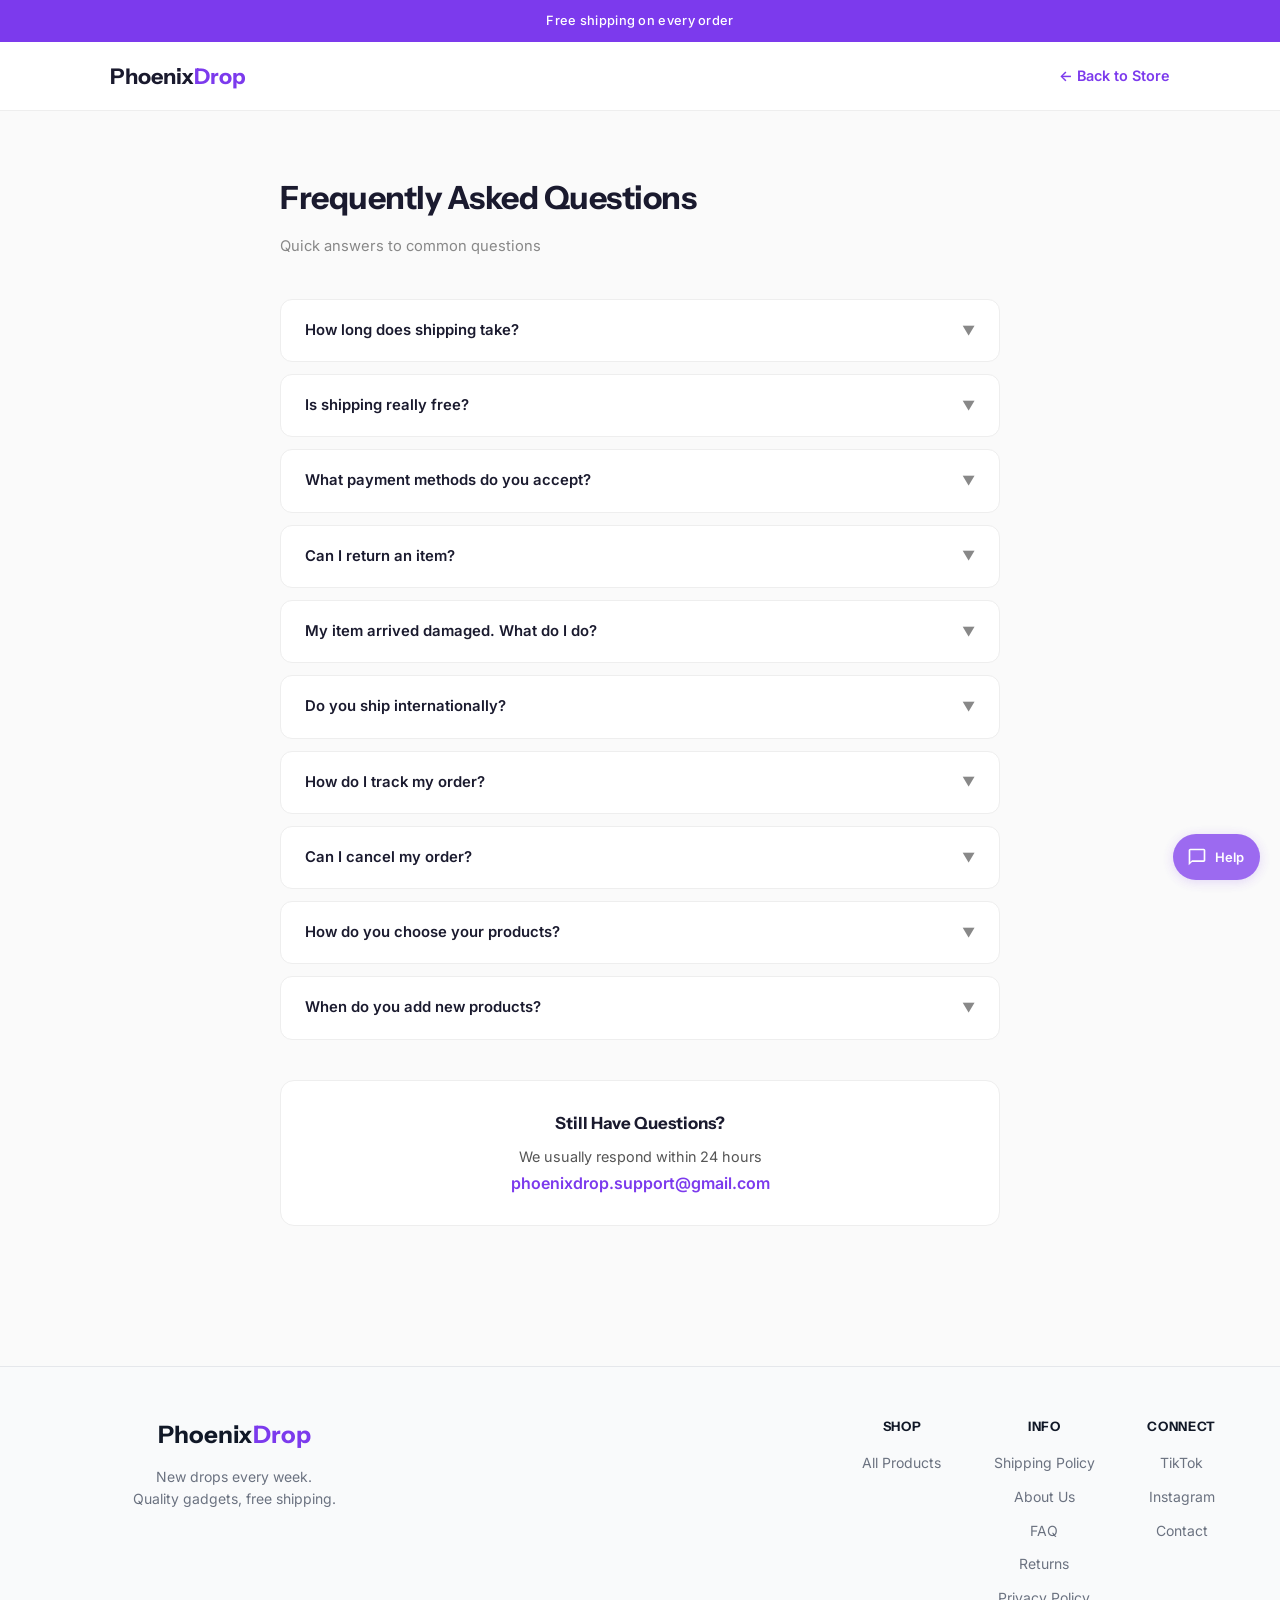
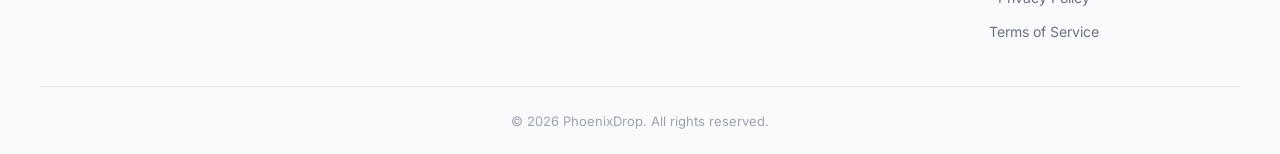
<file: faq.html>
<!DOCTYPE html>
<html lang="en">
<head>
<meta charset="UTF-8">
<meta name="viewport" content="width=device-width,initial-scale=1.0">
<title>FAQ | PhoenixDrop</title>
<link rel="preconnect" href="https://fonts.googleapis.com">
<link href="https://fonts.googleapis.com/css2?family=Instrument+Sans:wght@400;500;600;700&family=Inter:wght@400;500;600&display=swap" rel="stylesheet">
<style>
*{margin:0;padding:0;box-sizing:border-box;}
:root{--purple:#7c3aed;--bg:#fafafa;--card:#fff;--text1:#1a1a2e;--text3:#555;--text4:#888;--border:#eee;--font-d:'Instrument Sans',sans-serif;--font-b:'Inter',sans-serif;}
body{font-family:var(--font-b);background:var(--bg);color:var(--text1);line-height:1.7;}
.top-bar{background:var(--purple);color:#fff;text-align:center;padding:10px;font-size:.8rem;font-weight:500;letter-spacing:.3px;}
header{background:var(--card);border-bottom:1px solid var(--border);padding:16px 0;position:sticky;top:0;z-index:100;}
.hdr-inner{max-width:1100px;margin:0 auto;padding:0 20px;display:flex;align-items:center;justify-content:space-between;}
.logo a{text-decoration:none;font-family:var(--font-d);font-size:1.35rem;font-weight:700;color:var(--text1);}
.logo em{font-style:normal;color:var(--purple);}
.back-link{color:var(--purple);text-decoration:none;font-weight:600;font-size:.9rem;}
.back-link:hover{text-decoration:underline;}
.page-wrap{max-width:760px;margin:0 auto;padding:60px 20px 80px;}
h1{font-family:var(--font-d);font-size:2rem;font-weight:700;margin-bottom:8px;letter-spacing:-.5px;}
.subtitle{color:var(--text4);font-size:.92rem;margin-bottom:40px;}
.faq-item{background:var(--card);border:1px solid var(--border);border-radius:12px;margin-bottom:12px;overflow:hidden;transition:all .2s;}
.faq-q{padding:18px 24px;cursor:pointer;display:flex;justify-content:space-between;align-items:center;font-weight:600;font-size:.93rem;user-select:none;}
.faq-q:hover{background:#f8f6ff;}
.faq-arrow{transition:transform .3s;font-size:.8rem;color:var(--text4);}
.faq-item.open .faq-arrow{transform:rotate(180deg);}
.faq-a{max-height:0;overflow:hidden;transition:max-height .3s ease;padding:0 24px;}
.faq-item.open .faq-a{max-height:300px;padding:0 24px 18px;}
.faq-a p{color:var(--text3);font-size:.88rem;margin:0;}
.contact-box{background:var(--card);border:1px solid var(--border);border-radius:14px;padding:28px;margin-top:40px;text-align:center;}
.contact-box h3{font-family:var(--font-d);font-size:1.05rem;margin-bottom:8px;}
.contact-box a{color:var(--purple);font-weight:600;text-decoration:none;}
.contact-box a:hover{text-decoration:underline;}
footer{text-align:center;padding:40px 20px;border-top:1px solid var(--border);margin-top:40px;}
.f-brand{font-family:var(--font-d);font-weight:700;font-size:1.1rem;}
.f-brand em{font-style:normal;color:var(--purple);}
.f-copy{font-size:.75rem;color:var(--text4);margin-top:8px;}
@media(max-width:600px){h1{font-size:1.5rem;}}
</style>
</head>
<body>
<div class="top-bar">Free shipping on every order</div>
<header>
  <div class="hdr-inner">
    <div class="logo"><a href="index.html">Phoenix<em>Drop</em></a></div>
    <a href="index.html" class="back-link">&larr; Back to Store</a>
  </div>
</header>
<div class="page-wrap">
  <h1>Frequently Asked Questions</h1>
  <p class="subtitle">Quick answers to common questions</p>

  <div class="faq-item">
    <div class="faq-q" onclick="this.parentElement.classList.toggle('open')">How long does shipping take?<span class="faq-arrow">&#x25BC;</span></div>
    <div class="faq-a"><p>Most orders arrive within 7-15 business days. Processing takes 1-3 business days, and you will receive a tracking number via email once your order ships.</p></div>
  </div>
  <div class="faq-item">
    <div class="faq-q" onclick="this.parentElement.classList.toggle('open')">Is shipping really free?<span class="faq-arrow">&#x25BC;</span></div>
    <div class="faq-a"><p>Yes! Every order ships free, worldwide. No minimum order required. The price you see is the price you pay.</p></div>
  </div>
  <div class="faq-item">
    <div class="faq-q" onclick="this.parentElement.classList.toggle('open')">What payment methods do you accept?<span class="faq-arrow">&#x25BC;</span></div>
    <div class="faq-a"><p>We accept PayPal and all major credit/debit cards through PayPal's secure checkout. You don't need a PayPal account to pay with your card.</p></div>
  </div>
  <div class="faq-item">
    <div class="faq-q" onclick="this.parentElement.classList.toggle('open')">Can I return an item?<span class="faq-arrow">&#x25BC;</span></div>
    <div class="faq-a"><p>Absolutely. We offer a 30-day return policy. Items must be unused and in original packaging. Contact us to start a return and we will guide you through the process.</p></div>
  </div>
  <div class="faq-item">
    <div class="faq-q" onclick="this.parentElement.classList.toggle('open')">My item arrived damaged. What do I do?<span class="faq-arrow">&#x25BC;</span></div>
    <div class="faq-a"><p>Contact us within 48 hours of delivery with a photo of the damage. We will send a replacement or issue a full refund at no cost to you.</p></div>
  </div>
  <div class="faq-item">
    <div class="faq-q" onclick="this.parentElement.classList.toggle('open')">Do you ship internationally?<span class="faq-arrow">&#x25BC;</span></div>
    <div class="faq-a"><p>Yes, we ship to most countries worldwide. Delivery times may vary depending on your location and local customs processing.</p></div>
  </div>
  <div class="faq-item">
    <div class="faq-q" onclick="this.parentElement.classList.toggle('open')">How do I track my order?<span class="faq-arrow">&#x25BC;</span></div>
    <div class="faq-a"><p>You will receive a tracking number via email once your order ships. Use that number on the carrier's website to see real-time delivery updates.</p></div>
  </div>
  <div class="faq-item">
    <div class="faq-q" onclick="this.parentElement.classList.toggle('open')">Can I cancel my order?<span class="faq-arrow">&#x25BC;</span></div>
    <div class="faq-a"><p>Orders can be cancelled within 12 hours of being placed. After that, your order may already be in processing. Contact us as soon as possible if you need to cancel.</p></div>
  </div>
  <div class="faq-item">
    <div class="faq-q" onclick="this.parentElement.classList.toggle('open')">How do you choose your products?<span class="faq-arrow">&#x25BC;</span></div>
    <div class="faq-a"><p>We scout hundreds of products every week and handpick only the ones that offer real value. Every item is checked for quality, usefulness, and that "wow" factor before it makes it to the store.</p></div>
  </div>
  <div class="faq-item">
    <div class="faq-q" onclick="this.parentElement.classList.toggle('open')">When do you add new products?<span class="faq-arrow">&#x25BC;</span></div>
    <div class="faq-a"><p>New drops every week! Follow us on TikTok and Instagram (@phoenixdropstore) to see new arrivals first.</p></div>
  </div>

  <div class="contact-box">
    <h3>Still Have Questions?</h3>
    <p style="color:var(--text3);font-size:.9rem;">We usually respond within 24 hours</p>
    <a href="mailto:phoenixdrop.support@gmail.com">phoenixdrop.support@gmail.com</a>
  </div>
</div>


<!-- PHOENIX_CHAT_START -->

<style>
/* PhoenixDrop Chat Mobile Fix v7.1 */

/* Force trigger to be a visible bottom-right pill on mobile */
@media screen and (max-width: 640px) {
  #pd-chat-trigger,
  .pd-chat-trigger,
  [onclick*="PD_Chat.toggle"],
  [onclick*="PD_Chat.open"] {
    position: fixed !important;
    bottom: 20px !important;
    right: 16px !important;
    left: auto !important;
    top: auto !important;
    transform: none !important;
    writing-mode: horizontal-tb !important;
    opacity: 1 !important;
    visibility: visible !important;
    z-index: 99999 !important;
    width: auto !important;
    height: auto !important;
    min-width: 56px !important;
    min-height: 44px !important;
    display: flex !important;
    align-items: center !important;
    justify-content: center !important;
    padding: 10px 18px !important;
    border-radius: 50px !important;
    background: #7c3aed !important;
    color: white !important;
    font-size: 14px !important;
    font-weight: 600 !important;
    font-family: 'Inter', sans-serif !important;
    box-shadow: 0 4px 15px rgba(124,58,237,0.35) !important;
    cursor: pointer !important;
    letter-spacing: 0 !important;
    text-orientation: mixed !important;
    border: none !important;
  }
}

/* Chat window: full-width bottom sheet on mobile */
@media screen and (max-width: 640px) {
  #pd-chat-window,
  .pd-chat-window {
    position: fixed !important;
    bottom: 0 !important;
    right: 0 !important;
    left: 0 !important;
    top: auto !important;
    width: 100% !important;
    max-width: 100% !important;
    height: 85vh !important;
    max-height: 85vh !important;
    border-radius: 16px 16px 0 0 !important;
    z-index: 100000 !important;
  }

  /* Close button in chat header - always visible and tappable */
  #pd-chat-window .pd-chat-close,
  #pd-chat-window [onclick*="close"],
  #pd-chat-window [onclick*="toggle"],
  .pd-chat-window .pd-chat-close,
  .pd-chat-window [onclick*="close"],
  .pd-chat-window [onclick*="toggle"],
  .pd-chat-header button,
  .pd-chat-header .close,
  .pd-chat-header [class*="close"],
  #pd-chat-window button[style*="close"],
  #pd-chat-window .pd-chat-head button,
  .pd-chat-head button {
    display: flex !important;
    align-items: center !important;
    justify-content: center !important;
    min-width: 36px !important;
    min-height: 36px !important;
    width: 36px !important;
    height: 36px !important;
    font-size: 20px !important;
    opacity: 1 !important;
    visibility: visible !important;
    pointer-events: auto !important;
    cursor: pointer !important;
    background: rgba(255,255,255,0.2) !important;
    border: none !important;
    border-radius: 50% !important;
    color: white !important;
    position: relative !important;
    z-index: 100001 !important;
    -webkit-tap-highlight-color: transparent !important;
  }
}
</style>

<script>
/* Mobile close fallback: if no close button found, inject one */
(function(){
  function ensureMobileClose(){
    var win = document.getElementById('pd-chat-window');
    if(!win) return;
    var head = win.querySelector('.pd-chat-head') || win.querySelector('.pd-chat-header') || win.firstElementChild;
    if(!head) return;
    var existing = head.querySelector('.pd-mob-close');
    if(existing) return;
    var btn = document.createElement('button');
    btn.className = 'pd-mob-close';
    btn.innerHTML = '&times;';
    btn.setAttribute('aria-label','Close chat');
    btn.style.cssText = 'position:absolute;top:10px;right:12px;width:36px;height:36px;min-width:36px;min-height:36px;border-radius:50%;background:rgba(255,255,255,0.2);border:none;color:white;font-size:22px;display:flex;align-items:center;justify-content:center;cursor:pointer;z-index:100002;-webkit-tap-highlight-color:transparent;';
    btn.onclick = function(){
      if(typeof PD_Chat !== 'undefined' && PD_Chat.toggle) { PD_Chat.toggle(); }
      else if(typeof PD_Chat !== 'undefined' && PD_Chat.close) { PD_Chat.close(); }
      else { win.style.display = 'none'; }
    };
    head.style.position = 'relative';
    head.appendChild(btn);
  }
  if(document.readyState === 'loading'){
    document.addEventListener('DOMContentLoaded', function(){ setTimeout(ensureMobileClose, 500); });
  } else {
    setTimeout(ensureMobileClose, 500);
  }
  var obs = new MutationObserver(function(){ setTimeout(ensureMobileClose, 200); });
  obs.observe(document.body, {childList:true, subtree:true});
})();
</script>

<!-- PhoenixDrop Smart Assistant v1.1 -->
<style>
/* ===== LAUNCHER: subtle on desktop, slim tab on mobile ===== */
#pd-chat-launcher {
    position: fixed;
    bottom: 20px;
    right: 20px;
    z-index: 9999;
    height: 46px;
    border-radius: 23px;
    background: #7c3aed;
    border: none;
    cursor: pointer;
    box-shadow: 0 2px 12px rgba(124,58,237,0.25);
    display: flex;
    align-items: center;
    justify-content: center;
    gap: 8px;
    padding: 0 16px 0 14px;
    transition: all 0.25s ease;
    opacity: 0.75;
}
#pd-chat-launcher:hover {
    opacity: 1;
    box-shadow: 0 4px 20px rgba(124,58,237,0.4);
    transform: scale(1.03);
}
#pd-chat-launcher svg {
    width: 20px;
    height: 20px;
    fill: #fff;
    flex-shrink: 0;
}
#pd-chat-launcher .pd-launch-label {
    color: #fff;
    font-size: 13px;
    font-weight: 600;
    font-family: 'Inter', sans-serif;
    white-space: nowrap;
}
#pd-chat-launcher .pd-close-icon { display: none; }
#pd-chat-launcher.open .pd-chat-icon { display: none; }
#pd-chat-launcher.open .pd-launch-label { display: none; }
#pd-chat-launcher.open .pd-close-icon { display: block; }
#pd-chat-launcher.open {
    width: 42px;
    height: 42px;
    border-radius: 50%%;
    padding: 0;
    opacity: 1;
}

/* ===== CHAT WINDOW ===== */
#pd-chat-window {
    position: fixed;
    bottom: 76px;
    right: 20px;
    z-index: 9998;
    width: 370px;
    max-width: calc(100vw - 24px);
    height: 500px;
    max-height: calc(100vh - 100px);
    background: #fff;
    border-radius: 16px;
    box-shadow: 0 12px 48px rgba(0,0,0,0.15);
    display: none;
    flex-direction: column;
    overflow: hidden;
    font-family: 'Inter', sans-serif;
    border: 1px solid #e5e7eb;
}
#pd-chat-window.open {
    display: flex;
    animation: pdChatSlideUp 0.25s ease-out;
}
@keyframes pdChatSlideUp {
    from { opacity: 0; transform: translateY(12px); }
    to { opacity: 1; transform: translateY(0); }
}

#pd-chat-header {
    background: #7c3aed;
    color: #fff;
    padding: 14px 18px;
    display: flex;
    align-items: center;
    gap: 10px;
    flex-shrink: 0;
}
#pd-chat-header-avatar {
    width: 32px;
    height: 32px;
    border-radius: 50%%;
    background: rgba(255,255,255,0.2);
    display: flex;
    align-items: center;
    justify-content: center;
    font-size: 16px;
}
#pd-chat-header-info h3 {
    margin: 0;
    font-size: 14px;
    font-weight: 600;
    font-family: 'Instrument Sans', 'Inter', sans-serif;
}
#pd-chat-header-info p {
    margin: 2px 0 0 0;
    font-size: 11px;
    opacity: 0.85;
}

#pd-chat-messages {
    flex: 1;
    overflow-y: auto;
    padding: 14px;
    display: flex;
    flex-direction: column;
    gap: 10px;
    background: #f9fafb;
}
#pd-chat-messages::-webkit-scrollbar { width: 4px; }
#pd-chat-messages::-webkit-scrollbar-thumb { background: #d1d5db; border-radius: 4px; }

.pd-msg {
    max-width: 85%%;
    padding: 10px 14px;
    border-radius: 12px;
    font-size: 14px;
    line-height: 1.5;
    word-wrap: break-word;
}
.pd-msg-bot {
    background: #fff;
    color: #111827;
    align-self: flex-start;
    border: 1px solid #e5e7eb;
    border-bottom-left-radius: 4px;
}
.pd-msg-user {
    background: #7c3aed;
    color: #fff;
    align-self: flex-end;
    border-bottom-right-radius: 4px;
}
.pd-msg-bot a {
    color: #7c3aed;
    text-decoration: underline;
}

.pd-typing {
    display: flex;
    gap: 4px;
    padding: 10px 14px;
    align-self: flex-start;
}
.pd-typing span {
    width: 8px;
    height: 8px;
    border-radius: 50%%;
    background: #d1d5db;
    animation: pdTypingBounce 1.2s ease-in-out infinite;
}
.pd-typing span:nth-child(2) { animation-delay: 0.2s; }
.pd-typing span:nth-child(3) { animation-delay: 0.4s; }
@keyframes pdTypingBounce {
    0%%,80%%,100%% { transform: translateY(0); }
    40%% { transform: translateY(-6px); }
}

.pd-quick-replies {
    display: flex;
    flex-wrap: wrap;
    gap: 6px;
    margin-top: 6px;
}
.pd-quick-btn {
    background: #f3f0ff;
    color: #7c3aed;
    border: 1px solid #ddd6fe;
    border-radius: 20px;
    padding: 6px 14px;
    font-size: 13px;
    cursor: pointer;
    transition: all 0.15s;
    font-family: 'Inter', sans-serif;
}
.pd-quick-btn:hover {
    background: #7c3aed;
    color: #fff;
    border-color: #7c3aed;
}

#pd-chat-input-area {
    padding: 10px 14px;
    border-top: 1px solid #e5e7eb;
    display: flex;
    gap: 8px;
    background: #fff;
    flex-shrink: 0;
}
#pd-chat-input {
    flex: 1;
    border: 1px solid #e5e7eb;
    border-radius: 24px;
    padding: 10px 16px;
    font-size: 14px;
    outline: none;
    font-family: 'Inter', sans-serif;
    transition: border-color 0.15s;
}
#pd-chat-input:focus { border-color: #7c3aed; }
#pd-chat-send {
    width: 38px;
    height: 38px;
    border-radius: 50%%;
    background: #7c3aed;
    border: none;
    cursor: pointer;
    display: flex;
    align-items: center;
    justify-content: center;
    transition: background 0.15s;
    flex-shrink: 0;
}
#pd-chat-send:hover { background: #6d28d9; }
#pd-chat-send svg { width: 18px; height: 18px; fill: #fff; }

/* ===== MESSAGE FORM (escalation) ===== */
#pd-msg-form {
    display: none;
    padding: 16px;
    background: #f9fafb;
    flex-direction: column;
    gap: 10px;
    flex: 1;
    overflow-y: auto;
}
#pd-msg-form h4 {
    margin: 0 0 4px 0;
    font-size: 15px;
    color: #111827;
    font-family: 'Instrument Sans', 'Inter', sans-serif;
}
#pd-msg-form p {
    margin: 0 0 8px 0;
    font-size: 13px;
    color: #6b7280;
}
#pd-msg-form input,
#pd-msg-form textarea,
#pd-msg-form select {
    width: 100%%;
    border: 1px solid #e5e7eb;
    border-radius: 8px;
    padding: 10px 12px;
    font-size: 14px;
    font-family: 'Inter', sans-serif;
    outline: none;
    box-sizing: border-box;
}
#pd-msg-form input:focus,
#pd-msg-form textarea:focus,
#pd-msg-form select:focus {
    border-color: #7c3aed;
}
#pd-msg-form textarea { resize: vertical; min-height: 80px; }
#pd-msg-form-submit {
    background: #7c3aed;
    color: #fff;
    border: none;
    border-radius: 8px;
    padding: 12px;
    font-size: 14px;
    font-weight: 600;
    cursor: pointer;
    transition: background 0.15s;
    font-family: 'Inter', sans-serif;
}
#pd-msg-form-submit:hover { background: #6d28d9; }
#pd-msg-form-success {
    display: none;
    text-align: center;
    padding: 24px 16px;
}
#pd-msg-form-success svg { width: 48px; height: 48px; margin-bottom: 12px; }
.pd-back-to-chat {
    background: none;
    border: 1px solid #e5e7eb;
    border-radius: 8px;
    padding: 8px 16px;
    font-size: 13px;
    cursor: pointer;
    color: #6b7280;
    margin-top: 8px;
    font-family: 'Inter', sans-serif;
}
.pd-back-to-chat:hover { border-color: #7c3aed; color: #7c3aed; }

/* ===== MOBILE: slim side tab instead of floating circle ===== */
@media (max-width: 640px) {
    #pd-chat-launcher {
        bottom: auto;
        top: 50%%;
        right: 0;
        transform: translateY(-50%%) rotate(-90deg);
        transform-origin: right center;
        border-radius: 10px 10px 0 0;
        padding: 6px 14px;
        height: auto;
        opacity: 0.85;
        box-shadow: -2px 0 10px rgba(124,58,237,0.2);
    }
    #pd-chat-launcher:hover {
        opacity: 1;
        transform: translateY(-50%%) rotate(-90deg) scale(1);
    }
    #pd-chat-launcher svg { width: 16px; height: 16px; }
    #pd-chat-launcher .pd-launch-label { font-size: 12px; }
    #pd-chat-launcher.open {
        top: auto;
        bottom: 8px;
        right: 8px;
        width: 40px;
        height: 40px;
        border-radius: 50%%;
        padding: 0;
        transform: none;
        opacity: 1;
    }
    #pd-chat-window {
        right: 0;
        bottom: 0;
        left: 0;
        top: auto;
        width: 100vw;
        max-width: 100vw;
        height: 85vh;
        max-height: 85vh;
        border-radius: 16px 16px 0 0;
    }
}
</style>

<button id="pd-chat-launcher" onclick="window.PD_Chat.toggle()" aria-label="Chat with us">
    <svg class="pd-chat-icon" viewBox="0 0 24 24"><path d="M20 2H4c-1.1 0-2 .9-2 2v18l4-4h14c1.1 0 2-.9 2-2V4c0-1.1-.9-2-2-2zm0 14H6l-2 2V4h16v12z"/></svg>
    <span class="pd-launch-label">Help</span>
    <svg class="pd-close-icon" viewBox="0 0 24 24"><path d="M19 6.41L17.59 5 12 10.59 6.41 5 5 6.41 10.59 12 5 17.59 6.41 19 12 13.41 17.59 19 19 17.59 13.41 12z"/></svg>
</button>

<div id="pd-chat-window">
    <div id="pd-chat-header">
        <div id="pd-chat-header-avatar">🔥</div>
        <div id="pd-chat-header-info">
            <h3>PhoenixDrop Support</h3>
            <p>✅ Online now</p>
        </div>
    </div>
    <div id="pd-chat-messages"></div>
    <div id="pd-msg-form">
        <h4>📩 Leave us a message</h4>
        <p>We'll get back to you within 24 hours.</p>
        <input type="text" id="pd-msg-name" placeholder="Your name" required>
        <input type="email" id="pd-msg-email" placeholder="Your email" required>
        <select id="pd-msg-topic">
            <option value="">Select a topic...</option>
            <option value="order">Order issue</option>
            <option value="shipping">Shipping question</option>
            <option value="return">Return / Refund</option>
            <option value="product">Product question</option>
            <option value="payment">Payment issue</option>
            <option value="other">Other</option>
        </select>
        <input type="text" id="pd-msg-order-id" placeholder="Order ID (if applicable)">
        <textarea id="pd-msg-body" placeholder="Describe your issue in detail..."></textarea>
        <button id="pd-msg-form-submit" onclick="window.PD_Chat.submitMessage()">Send Message</button>
        <button class="pd-back-to-chat" onclick="window.PD_Chat.backToChat()">Back to chat</button>
        <div id="pd-msg-form-success">
            <svg viewBox="0 0 24 24" fill="#10b981"><path d="M12 2C6.48 2 2 6.48 2 12s4.48 10 10 10 10-4.48 10-10S17.52 2 12 2zm-2 15l-5-5 1.41-1.41L10 14.17l7.59-7.59L19 8l-9 9z"/></svg>
            <h4 style="color:#111827;margin:0 0 4px 0;">Message sent!</h4>
            <p style="color:#6b7280;font-size:13px;margin:0;">We'll reply to your email within 24 hours.</p>
            <button class="pd-back-to-chat" onclick="window.PD_Chat.backToChat()" style="margin-top:16px;">Back to chat</button>
        </div>
    </div>
    <div id="pd-chat-input-area">
        <input type="text" id="pd-chat-input" placeholder="Type a message..." onkeydown="if(event.key==='Enter')window.PD_Chat.send()">
        <button id="pd-chat-send" onclick="window.PD_Chat.send()">
            <svg viewBox="0 0 24 24"><path d="M2.01 21L23 12 2.01 3 2 10l15 2-15 2z"/></svg>
        </button>
    </div>
</div>
<script src="js/chatbot.js"></script>
<!-- PHOENIX_CHAT_END -->


<!-- PHOENIX_FOOTER_START -->

<style>
/* PhoenixDrop Footer v7.0 */
.pd-ft{background:#f9fafb;border-top:1px solid #e5e7eb;padding:0;margin-top:60px;font-family:'Inter',sans-serif}
.pd-ft-inner{max-width:1200px;margin:0 auto;padding:48px 24px 32px;display:flex;justify-content:space-between;align-items:flex-start;gap:40px;flex-wrap:wrap}
.pd-ft-brand{flex:1;min-width:220px;max-width:340px}
.pd-ft-logo{font-family:'Instrument Sans',sans-serif;font-size:24px;font-weight:700;color:#111827;margin:0 0 10px}
.pd-ft-logo span{color:#7c3aed}
.pd-ft-brand p{color:#6b7280;font-size:14px;line-height:1.6;margin:0}
.pd-ft-cols{display:flex;gap:48px;flex-wrap:wrap}
.pd-ft-col h4{font-family:'Instrument Sans',sans-serif;font-size:13px;font-weight:700;color:#111827;text-transform:uppercase;letter-spacing:0.05em;margin:0 0 14px}
.pd-ft-col a{display:block;color:#6b7280;font-size:14px;text-decoration:none;margin:0 0 10px;transition:color 0.15s}
.pd-ft-col a:hover{color:#7c3aed}
.pd-ft-bottom{max-width:1200px;margin:0 auto;padding:20px 24px;border-top:1px solid #e5e7eb}
.pd-ft-bottom span{color:#9ca3af;font-size:13px}
@media(max-width:768px){
.pd-ft-inner{flex-direction:column;align-items:center;text-align:center;padding:40px 20px 24px;gap:32px}
.pd-ft-brand{max-width:100%;min-width:0}
.pd-ft-cols{justify-content:center;gap:36px}
.pd-ft-col{min-width:100px}
.pd-ft-bottom{text-align:center;padding:16px 20px}
}
</style>

<footer class="pd-ft">
<div class="pd-ft-inner">
<div class="pd-ft-brand">
<div class="pd-ft-logo">Phoenix<span>Drop</span></div>
<p>New drops every week.<br>Quality gadgets, free shipping.</p>
</div>
<div class="pd-ft-cols">
<div class="pd-ft-col">
<h4>Shop</h4>
<a href="index.html">All Products</a>
</div>
<div class="pd-ft-col">
<h4>Info</h4>
<a href="shipping.html">Shipping Policy</a>
<a href="about.html">About Us</a>
<a href="faq.html">FAQ</a>
<a href="returns.html">Returns</a>
<a href="privacy.html">Privacy Policy</a>
<a href="terms.html">Terms of Service</a>
</div>
<div class="pd-ft-col">
<h4>Connect</h4>
<a href="https://www.tiktok.com/@phoenixdropstore" target="_blank" rel="noopener">TikTok</a>
<a href="https://www.instagram.com/phoenixdropstore" target="_blank" rel="noopener">Instagram</a>
<a href="mailto:phoenixdrop.support@gmail.com">Contact</a>
</div>
</div>
</div>
<div class="pd-ft-bottom">
<span>&copy; 2026 PhoenixDrop. All rights reserved.</span>
</div>
</footer>
<!-- PHOENIX_FOOTER_END -->

</body>
</html>
</file>
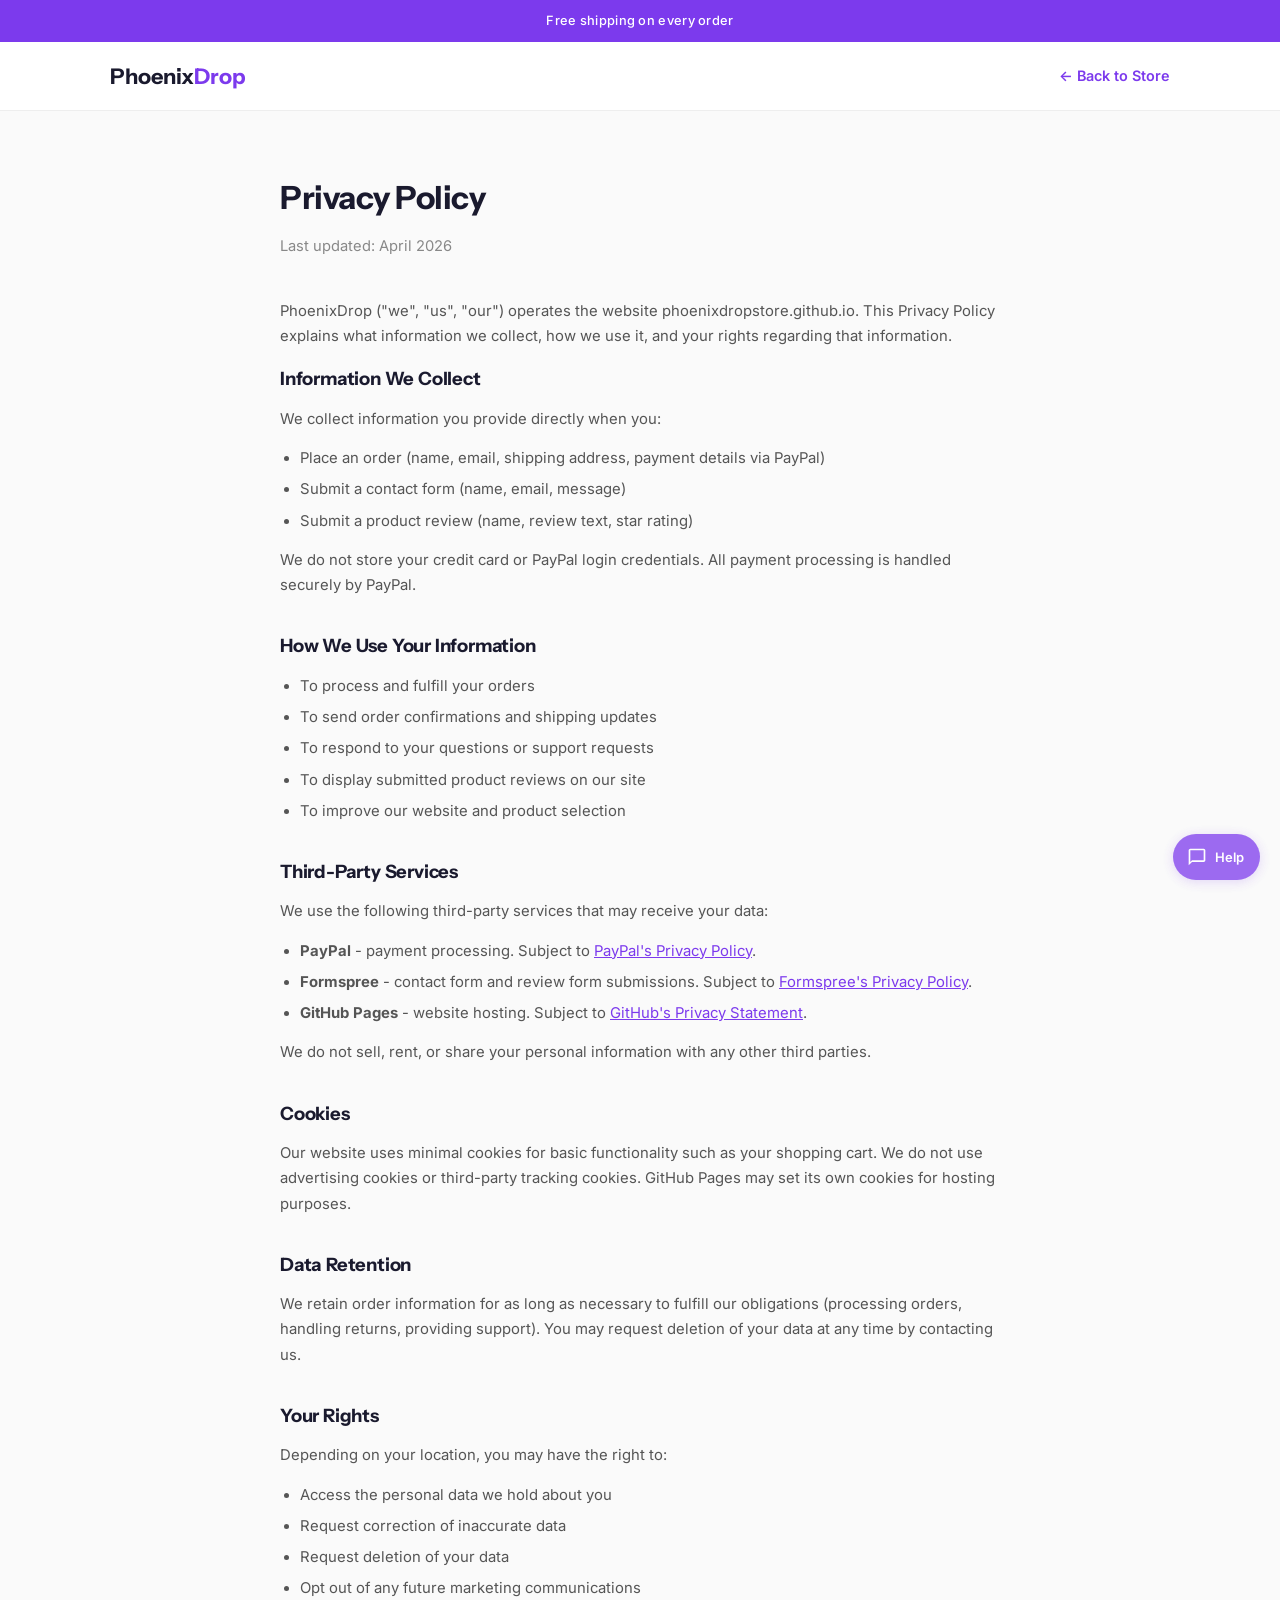
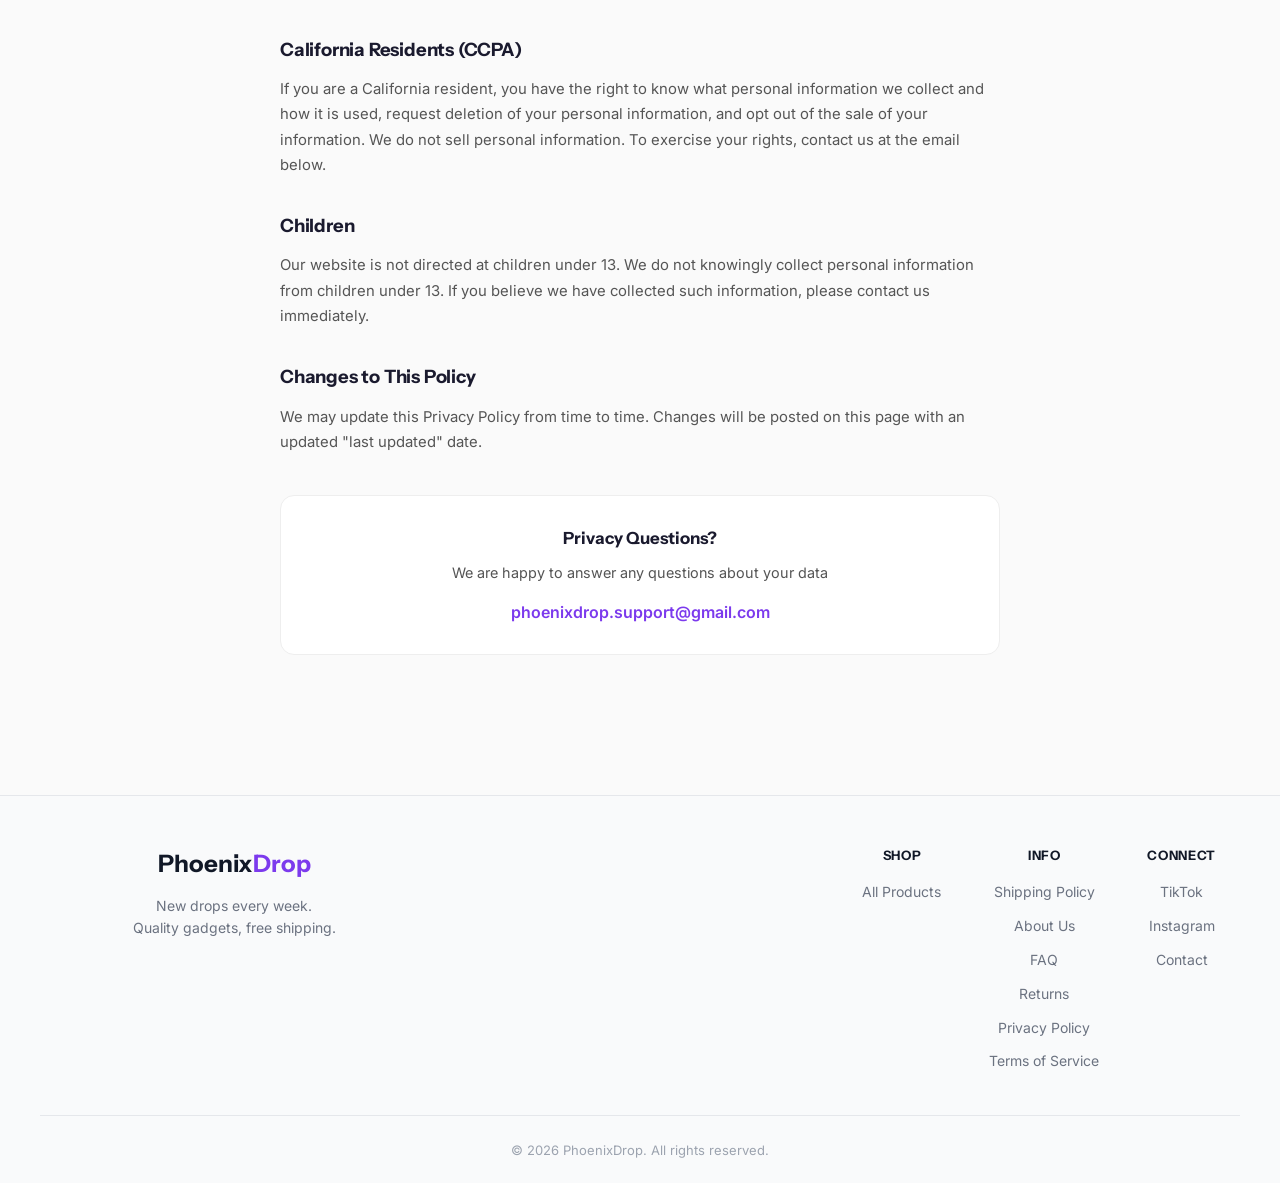
<file: privacy.html>
<!DOCTYPE html>
<html lang="en">
<head>
<meta charset="UTF-8">
<meta name="viewport" content="width=device-width,initial-scale=1.0">
<title>Privacy Policy | PhoenixDrop</title>
<link rel="preconnect" href="https://fonts.googleapis.com">
<link href="https://fonts.googleapis.com/css2?family=Instrument+Sans:wght@400;500;600;700&family=Inter:wght@400;500;600&display=swap" rel="stylesheet">
<style>
*{margin:0;padding:0;box-sizing:border-box;}
:root{--purple:#7c3aed;--bg:#fafafa;--card:#fff;--text1:#1a1a2e;--text3:#555;--text4:#888;--border:#eee;--font-d:'Instrument Sans',sans-serif;--font-b:'Inter',sans-serif;}
body{font-family:var(--font-b);background:var(--bg);color:var(--text1);line-height:1.7;}
.top-bar{background:var(--purple);color:#fff;text-align:center;padding:10px;font-size:.8rem;font-weight:500;letter-spacing:.3px;}
header{background:var(--card);border-bottom:1px solid var(--border);padding:16px 0;position:sticky;top:0;z-index:100;}
.hdr-inner{max-width:1100px;margin:0 auto;padding:0 20px;display:flex;align-items:center;justify-content:space-between;}
.logo a{text-decoration:none;font-family:var(--font-d);font-size:1.35rem;font-weight:700;color:var(--text1);}
.logo em{font-style:normal;color:var(--purple);}
.back-link{color:var(--purple);text-decoration:none;font-weight:600;font-size:.9rem;}
.back-link:hover{text-decoration:underline;}
.page-wrap{max-width:760px;margin:0 auto;padding:60px 20px 80px;}
h1{font-family:var(--font-d);font-size:2rem;font-weight:700;margin-bottom:8px;letter-spacing:-.5px;}
.subtitle{color:var(--text4);font-size:.92rem;margin-bottom:40px;}
h2{font-family:var(--font-d);font-size:1.15rem;font-weight:700;margin:32px 0 12px;color:var(--text1);letter-spacing:-.2px;}
h2:first-of-type{margin-top:0;}
p{color:var(--text3);margin-bottom:14px;font-size:.93rem;}
ul{color:var(--text3);margin:0 0 14px 20px;font-size:.93rem;}
li{margin-bottom:6px;}
.highlight-box{background:linear-gradient(135deg,#f5f0ff,#ede5ff);border-left:4px solid var(--purple);padding:20px 24px;border-radius:0 12px 12px 0;margin:24px 0;}
.highlight-box p{color:var(--text1);margin:0;font-weight:500;}
.contact-box{background:var(--card);border:1px solid var(--border);border-radius:14px;padding:28px;margin-top:40px;text-align:center;}
.contact-box h3{font-family:var(--font-d);font-size:1.05rem;margin-bottom:8px;}
.contact-box a{color:var(--purple);font-weight:600;text-decoration:none;}
.contact-box a:hover{text-decoration:underline;}
footer{text-align:center;padding:40px 20px;border-top:1px solid var(--border);margin-top:40px;}
.f-brand{font-family:var(--font-d);font-weight:700;font-size:1.1rem;}
.f-brand em{font-style:normal;color:var(--purple);}
.f-copy{font-size:.75rem;color:var(--text4);margin-top:8px;}
@media(max-width:600px){h1{font-size:1.5rem;}}
</style>
</head>
<body>
<div class="top-bar">Free shipping on every order</div>
<header>
  <div class="hdr-inner">
    <div class="logo"><a href="index.html">Phoenix<em>Drop</em></a></div>
    <a href="index.html" class="back-link">&larr; Back to Store</a>
  </div>
</header>

<div class="page-wrap">
  <h1>Privacy Policy</h1>
  <p class="subtitle">Last updated: April 2026</p>

  <p>PhoenixDrop ("we", "us", "our") operates the website phoenixdropstore.github.io. This Privacy Policy explains what information we collect, how we use it, and your rights regarding that information.</p>

  <h2>Information We Collect</h2>
  <p>We collect information you provide directly when you:</p>
  <ul>
    <li>Place an order (name, email, shipping address, payment details via PayPal)</li>
    <li>Submit a contact form (name, email, message)</li>
    <li>Submit a product review (name, review text, star rating)</li>
  </ul>
  <p>We do not store your credit card or PayPal login credentials. All payment processing is handled securely by PayPal.</p>

  <h2>How We Use Your Information</h2>
  <ul>
    <li>To process and fulfill your orders</li>
    <li>To send order confirmations and shipping updates</li>
    <li>To respond to your questions or support requests</li>
    <li>To display submitted product reviews on our site</li>
    <li>To improve our website and product selection</li>
  </ul>

  <h2>Third-Party Services</h2>
  <p>We use the following third-party services that may receive your data:</p>
  <ul>
    <li><strong>PayPal</strong> - payment processing. Subject to <a href="https://www.paypal.com/us/legalhub/privacy-full" target="_blank" style="color:var(--purple);">PayPal's Privacy Policy</a>.</li>
    <li><strong>Formspree</strong> - contact form and review form submissions. Subject to <a href="https://formspree.io/legal/privacy-policy" target="_blank" style="color:var(--purple);">Formspree's Privacy Policy</a>.</li>
    <li><strong>GitHub Pages</strong> - website hosting. Subject to <a href="https://docs.github.com/en/site-policy/privacy-policies/github-general-privacy-statement" target="_blank" style="color:var(--purple);">GitHub's Privacy Statement</a>.</li>
  </ul>
  <p>We do not sell, rent, or share your personal information with any other third parties.</p>

  <h2>Cookies</h2>
  <p>Our website uses minimal cookies for basic functionality such as your shopping cart. We do not use advertising cookies or third-party tracking cookies. GitHub Pages may set its own cookies for hosting purposes.</p>

  <h2>Data Retention</h2>
  <p>We retain order information for as long as necessary to fulfill our obligations (processing orders, handling returns, providing support). You may request deletion of your data at any time by contacting us.</p>

  <h2>Your Rights</h2>
  <p>Depending on your location, you may have the right to:</p>
  <ul>
    <li>Access the personal data we hold about you</li>
    <li>Request correction of inaccurate data</li>
    <li>Request deletion of your data</li>
    <li>Opt out of any future marketing communications</li>
  </ul>

  <h2>California Residents (CCPA)</h2>
  <p>If you are a California resident, you have the right to know what personal information we collect and how it is used, request deletion of your personal information, and opt out of the sale of your information. We do not sell personal information. To exercise your rights, contact us at the email below.</p>

  <h2>Children</h2>
  <p>Our website is not directed at children under 13. We do not knowingly collect personal information from children under 13. If you believe we have collected such information, please contact us immediately.</p>

  <h2>Changes to This Policy</h2>
  <p>We may update this Privacy Policy from time to time. Changes will be posted on this page with an updated "last updated" date.</p>

  <div class="contact-box">
    <h3>Privacy Questions?</h3>
    <p style="color:var(--text3);font-size:.9rem;">We are happy to answer any questions about your data</p>
    <a href="mailto:phoenixdrop.support@gmail.com">phoenixdrop.support@gmail.com</a>
  </div>
</div>


<!-- PHOENIX_CHAT_START -->

<style>
/* PhoenixDrop Chat Mobile Fix v7.1 */

/* Force trigger to be a visible bottom-right pill on mobile */
@media screen and (max-width: 640px) {
  #pd-chat-trigger,
  .pd-chat-trigger,
  [onclick*="PD_Chat.toggle"],
  [onclick*="PD_Chat.open"] {
    position: fixed !important;
    bottom: 20px !important;
    right: 16px !important;
    left: auto !important;
    top: auto !important;
    transform: none !important;
    writing-mode: horizontal-tb !important;
    opacity: 1 !important;
    visibility: visible !important;
    z-index: 99999 !important;
    width: auto !important;
    height: auto !important;
    min-width: 56px !important;
    min-height: 44px !important;
    display: flex !important;
    align-items: center !important;
    justify-content: center !important;
    padding: 10px 18px !important;
    border-radius: 50px !important;
    background: #7c3aed !important;
    color: white !important;
    font-size: 14px !important;
    font-weight: 600 !important;
    font-family: 'Inter', sans-serif !important;
    box-shadow: 0 4px 15px rgba(124,58,237,0.35) !important;
    cursor: pointer !important;
    letter-spacing: 0 !important;
    text-orientation: mixed !important;
    border: none !important;
  }
}

/* Chat window: full-width bottom sheet on mobile */
@media screen and (max-width: 640px) {
  #pd-chat-window,
  .pd-chat-window {
    position: fixed !important;
    bottom: 0 !important;
    right: 0 !important;
    left: 0 !important;
    top: auto !important;
    width: 100% !important;
    max-width: 100% !important;
    height: 85vh !important;
    max-height: 85vh !important;
    border-radius: 16px 16px 0 0 !important;
    z-index: 100000 !important;
  }

  /* Close button in chat header - always visible and tappable */
  #pd-chat-window .pd-chat-close,
  #pd-chat-window [onclick*="close"],
  #pd-chat-window [onclick*="toggle"],
  .pd-chat-window .pd-chat-close,
  .pd-chat-window [onclick*="close"],
  .pd-chat-window [onclick*="toggle"],
  .pd-chat-header button,
  .pd-chat-header .close,
  .pd-chat-header [class*="close"],
  #pd-chat-window button[style*="close"],
  #pd-chat-window .pd-chat-head button,
  .pd-chat-head button {
    display: flex !important;
    align-items: center !important;
    justify-content: center !important;
    min-width: 36px !important;
    min-height: 36px !important;
    width: 36px !important;
    height: 36px !important;
    font-size: 20px !important;
    opacity: 1 !important;
    visibility: visible !important;
    pointer-events: auto !important;
    cursor: pointer !important;
    background: rgba(255,255,255,0.2) !important;
    border: none !important;
    border-radius: 50% !important;
    color: white !important;
    position: relative !important;
    z-index: 100001 !important;
    -webkit-tap-highlight-color: transparent !important;
  }
}
</style>

<script>
/* Mobile close fallback: if no close button found, inject one */
(function(){
  function ensureMobileClose(){
    var win = document.getElementById('pd-chat-window');
    if(!win) return;
    var head = win.querySelector('.pd-chat-head') || win.querySelector('.pd-chat-header') || win.firstElementChild;
    if(!head) return;
    var existing = head.querySelector('.pd-mob-close');
    if(existing) return;
    var btn = document.createElement('button');
    btn.className = 'pd-mob-close';
    btn.innerHTML = '&times;';
    btn.setAttribute('aria-label','Close chat');
    btn.style.cssText = 'position:absolute;top:10px;right:12px;width:36px;height:36px;min-width:36px;min-height:36px;border-radius:50%;background:rgba(255,255,255,0.2);border:none;color:white;font-size:22px;display:flex;align-items:center;justify-content:center;cursor:pointer;z-index:100002;-webkit-tap-highlight-color:transparent;';
    btn.onclick = function(){
      if(typeof PD_Chat !== 'undefined' && PD_Chat.toggle) { PD_Chat.toggle(); }
      else if(typeof PD_Chat !== 'undefined' && PD_Chat.close) { PD_Chat.close(); }
      else { win.style.display = 'none'; }
    };
    head.style.position = 'relative';
    head.appendChild(btn);
  }
  if(document.readyState === 'loading'){
    document.addEventListener('DOMContentLoaded', function(){ setTimeout(ensureMobileClose, 500); });
  } else {
    setTimeout(ensureMobileClose, 500);
  }
  var obs = new MutationObserver(function(){ setTimeout(ensureMobileClose, 200); });
  obs.observe(document.body, {childList:true, subtree:true});
})();
</script>

<!-- PhoenixDrop Smart Assistant v1.1 -->
<style>
/* ===== LAUNCHER: subtle on desktop, slim tab on mobile ===== */
#pd-chat-launcher {
    position: fixed;
    bottom: 20px;
    right: 20px;
    z-index: 9999;
    height: 46px;
    border-radius: 23px;
    background: #7c3aed;
    border: none;
    cursor: pointer;
    box-shadow: 0 2px 12px rgba(124,58,237,0.25);
    display: flex;
    align-items: center;
    justify-content: center;
    gap: 8px;
    padding: 0 16px 0 14px;
    transition: all 0.25s ease;
    opacity: 0.75;
}
#pd-chat-launcher:hover {
    opacity: 1;
    box-shadow: 0 4px 20px rgba(124,58,237,0.4);
    transform: scale(1.03);
}
#pd-chat-launcher svg {
    width: 20px;
    height: 20px;
    fill: #fff;
    flex-shrink: 0;
}
#pd-chat-launcher .pd-launch-label {
    color: #fff;
    font-size: 13px;
    font-weight: 600;
    font-family: 'Inter', sans-serif;
    white-space: nowrap;
}
#pd-chat-launcher .pd-close-icon { display: none; }
#pd-chat-launcher.open .pd-chat-icon { display: none; }
#pd-chat-launcher.open .pd-launch-label { display: none; }
#pd-chat-launcher.open .pd-close-icon { display: block; }
#pd-chat-launcher.open {
    width: 42px;
    height: 42px;
    border-radius: 50%%;
    padding: 0;
    opacity: 1;
}

/* ===== CHAT WINDOW ===== */
#pd-chat-window {
    position: fixed;
    bottom: 76px;
    right: 20px;
    z-index: 9998;
    width: 370px;
    max-width: calc(100vw - 24px);
    height: 500px;
    max-height: calc(100vh - 100px);
    background: #fff;
    border-radius: 16px;
    box-shadow: 0 12px 48px rgba(0,0,0,0.15);
    display: none;
    flex-direction: column;
    overflow: hidden;
    font-family: 'Inter', sans-serif;
    border: 1px solid #e5e7eb;
}
#pd-chat-window.open {
    display: flex;
    animation: pdChatSlideUp 0.25s ease-out;
}
@keyframes pdChatSlideUp {
    from { opacity: 0; transform: translateY(12px); }
    to { opacity: 1; transform: translateY(0); }
}

#pd-chat-header {
    background: #7c3aed;
    color: #fff;
    padding: 14px 18px;
    display: flex;
    align-items: center;
    gap: 10px;
    flex-shrink: 0;
}
#pd-chat-header-avatar {
    width: 32px;
    height: 32px;
    border-radius: 50%%;
    background: rgba(255,255,255,0.2);
    display: flex;
    align-items: center;
    justify-content: center;
    font-size: 16px;
}
#pd-chat-header-info h3 {
    margin: 0;
    font-size: 14px;
    font-weight: 600;
    font-family: 'Instrument Sans', 'Inter', sans-serif;
}
#pd-chat-header-info p {
    margin: 2px 0 0 0;
    font-size: 11px;
    opacity: 0.85;
}

#pd-chat-messages {
    flex: 1;
    overflow-y: auto;
    padding: 14px;
    display: flex;
    flex-direction: column;
    gap: 10px;
    background: #f9fafb;
}
#pd-chat-messages::-webkit-scrollbar { width: 4px; }
#pd-chat-messages::-webkit-scrollbar-thumb { background: #d1d5db; border-radius: 4px; }

.pd-msg {
    max-width: 85%%;
    padding: 10px 14px;
    border-radius: 12px;
    font-size: 14px;
    line-height: 1.5;
    word-wrap: break-word;
}
.pd-msg-bot {
    background: #fff;
    color: #111827;
    align-self: flex-start;
    border: 1px solid #e5e7eb;
    border-bottom-left-radius: 4px;
}
.pd-msg-user {
    background: #7c3aed;
    color: #fff;
    align-self: flex-end;
    border-bottom-right-radius: 4px;
}
.pd-msg-bot a {
    color: #7c3aed;
    text-decoration: underline;
}

.pd-typing {
    display: flex;
    gap: 4px;
    padding: 10px 14px;
    align-self: flex-start;
}
.pd-typing span {
    width: 8px;
    height: 8px;
    border-radius: 50%%;
    background: #d1d5db;
    animation: pdTypingBounce 1.2s ease-in-out infinite;
}
.pd-typing span:nth-child(2) { animation-delay: 0.2s; }
.pd-typing span:nth-child(3) { animation-delay: 0.4s; }
@keyframes pdTypingBounce {
    0%%,80%%,100%% { transform: translateY(0); }
    40%% { transform: translateY(-6px); }
}

.pd-quick-replies {
    display: flex;
    flex-wrap: wrap;
    gap: 6px;
    margin-top: 6px;
}
.pd-quick-btn {
    background: #f3f0ff;
    color: #7c3aed;
    border: 1px solid #ddd6fe;
    border-radius: 20px;
    padding: 6px 14px;
    font-size: 13px;
    cursor: pointer;
    transition: all 0.15s;
    font-family: 'Inter', sans-serif;
}
.pd-quick-btn:hover {
    background: #7c3aed;
    color: #fff;
    border-color: #7c3aed;
}

#pd-chat-input-area {
    padding: 10px 14px;
    border-top: 1px solid #e5e7eb;
    display: flex;
    gap: 8px;
    background: #fff;
    flex-shrink: 0;
}
#pd-chat-input {
    flex: 1;
    border: 1px solid #e5e7eb;
    border-radius: 24px;
    padding: 10px 16px;
    font-size: 14px;
    outline: none;
    font-family: 'Inter', sans-serif;
    transition: border-color 0.15s;
}
#pd-chat-input:focus { border-color: #7c3aed; }
#pd-chat-send {
    width: 38px;
    height: 38px;
    border-radius: 50%%;
    background: #7c3aed;
    border: none;
    cursor: pointer;
    display: flex;
    align-items: center;
    justify-content: center;
    transition: background 0.15s;
    flex-shrink: 0;
}
#pd-chat-send:hover { background: #6d28d9; }
#pd-chat-send svg { width: 18px; height: 18px; fill: #fff; }

/* ===== MESSAGE FORM (escalation) ===== */
#pd-msg-form {
    display: none;
    padding: 16px;
    background: #f9fafb;
    flex-direction: column;
    gap: 10px;
    flex: 1;
    overflow-y: auto;
}
#pd-msg-form h4 {
    margin: 0 0 4px 0;
    font-size: 15px;
    color: #111827;
    font-family: 'Instrument Sans', 'Inter', sans-serif;
}
#pd-msg-form p {
    margin: 0 0 8px 0;
    font-size: 13px;
    color: #6b7280;
}
#pd-msg-form input,
#pd-msg-form textarea,
#pd-msg-form select {
    width: 100%%;
    border: 1px solid #e5e7eb;
    border-radius: 8px;
    padding: 10px 12px;
    font-size: 14px;
    font-family: 'Inter', sans-serif;
    outline: none;
    box-sizing: border-box;
}
#pd-msg-form input:focus,
#pd-msg-form textarea:focus,
#pd-msg-form select:focus {
    border-color: #7c3aed;
}
#pd-msg-form textarea { resize: vertical; min-height: 80px; }
#pd-msg-form-submit {
    background: #7c3aed;
    color: #fff;
    border: none;
    border-radius: 8px;
    padding: 12px;
    font-size: 14px;
    font-weight: 600;
    cursor: pointer;
    transition: background 0.15s;
    font-family: 'Inter', sans-serif;
}
#pd-msg-form-submit:hover { background: #6d28d9; }
#pd-msg-form-success {
    display: none;
    text-align: center;
    padding: 24px 16px;
}
#pd-msg-form-success svg { width: 48px; height: 48px; margin-bottom: 12px; }
.pd-back-to-chat {
    background: none;
    border: 1px solid #e5e7eb;
    border-radius: 8px;
    padding: 8px 16px;
    font-size: 13px;
    cursor: pointer;
    color: #6b7280;
    margin-top: 8px;
    font-family: 'Inter', sans-serif;
}
.pd-back-to-chat:hover { border-color: #7c3aed; color: #7c3aed; }

/* ===== MOBILE: slim side tab instead of floating circle ===== */
@media (max-width: 640px) {
    #pd-chat-launcher {
        bottom: auto;
        top: 50%%;
        right: 0;
        transform: translateY(-50%%) rotate(-90deg);
        transform-origin: right center;
        border-radius: 10px 10px 0 0;
        padding: 6px 14px;
        height: auto;
        opacity: 0.85;
        box-shadow: -2px 0 10px rgba(124,58,237,0.2);
    }
    #pd-chat-launcher:hover {
        opacity: 1;
        transform: translateY(-50%%) rotate(-90deg) scale(1);
    }
    #pd-chat-launcher svg { width: 16px; height: 16px; }
    #pd-chat-launcher .pd-launch-label { font-size: 12px; }
    #pd-chat-launcher.open {
        top: auto;
        bottom: 8px;
        right: 8px;
        width: 40px;
        height: 40px;
        border-radius: 50%%;
        padding: 0;
        transform: none;
        opacity: 1;
    }
    #pd-chat-window {
        right: 0;
        bottom: 0;
        left: 0;
        top: auto;
        width: 100vw;
        max-width: 100vw;
        height: 85vh;
        max-height: 85vh;
        border-radius: 16px 16px 0 0;
    }
}
</style>

<button id="pd-chat-launcher" onclick="window.PD_Chat.toggle()" aria-label="Chat with us">
    <svg class="pd-chat-icon" viewBox="0 0 24 24"><path d="M20 2H4c-1.1 0-2 .9-2 2v18l4-4h14c1.1 0 2-.9 2-2V4c0-1.1-.9-2-2-2zm0 14H6l-2 2V4h16v12z"/></svg>
    <span class="pd-launch-label">Help</span>
    <svg class="pd-close-icon" viewBox="0 0 24 24"><path d="M19 6.41L17.59 5 12 10.59 6.41 5 5 6.41 10.59 12 5 17.59 6.41 19 12 13.41 17.59 19 19 17.59 13.41 12z"/></svg>
</button>

<div id="pd-chat-window">
    <div id="pd-chat-header">
        <div id="pd-chat-header-avatar">🔥</div>
        <div id="pd-chat-header-info">
            <h3>PhoenixDrop Support</h3>
            <p>✅ Online now</p>
        </div>
    </div>
    <div id="pd-chat-messages"></div>
    <div id="pd-msg-form">
        <h4>📩 Leave us a message</h4>
        <p>We'll get back to you within 24 hours.</p>
        <input type="text" id="pd-msg-name" placeholder="Your name" required>
        <input type="email" id="pd-msg-email" placeholder="Your email" required>
        <select id="pd-msg-topic">
            <option value="">Select a topic...</option>
            <option value="order">Order issue</option>
            <option value="shipping">Shipping question</option>
            <option value="return">Return / Refund</option>
            <option value="product">Product question</option>
            <option value="payment">Payment issue</option>
            <option value="other">Other</option>
        </select>
        <input type="text" id="pd-msg-order-id" placeholder="Order ID (if applicable)">
        <textarea id="pd-msg-body" placeholder="Describe your issue in detail..."></textarea>
        <button id="pd-msg-form-submit" onclick="window.PD_Chat.submitMessage()">Send Message</button>
        <button class="pd-back-to-chat" onclick="window.PD_Chat.backToChat()">Back to chat</button>
        <div id="pd-msg-form-success">
            <svg viewBox="0 0 24 24" fill="#10b981"><path d="M12 2C6.48 2 2 6.48 2 12s4.48 10 10 10 10-4.48 10-10S17.52 2 12 2zm-2 15l-5-5 1.41-1.41L10 14.17l7.59-7.59L19 8l-9 9z"/></svg>
            <h4 style="color:#111827;margin:0 0 4px 0;">Message sent!</h4>
            <p style="color:#6b7280;font-size:13px;margin:0;">We'll reply to your email within 24 hours.</p>
            <button class="pd-back-to-chat" onclick="window.PD_Chat.backToChat()" style="margin-top:16px;">Back to chat</button>
        </div>
    </div>
    <div id="pd-chat-input-area">
        <input type="text" id="pd-chat-input" placeholder="Type a message..." onkeydown="if(event.key==='Enter')window.PD_Chat.send()">
        <button id="pd-chat-send" onclick="window.PD_Chat.send()">
            <svg viewBox="0 0 24 24"><path d="M2.01 21L23 12 2.01 3 2 10l15 2-15 2z"/></svg>
        </button>
    </div>
</div>
<script src="js/chatbot.js"></script>
<!-- PHOENIX_CHAT_END -->


<!-- PHOENIX_FOOTER_START -->

<style>
/* PhoenixDrop Footer v7.0 */
.pd-ft{background:#f9fafb;border-top:1px solid #e5e7eb;padding:0;margin-top:60px;font-family:'Inter',sans-serif}
.pd-ft-inner{max-width:1200px;margin:0 auto;padding:48px 24px 32px;display:flex;justify-content:space-between;align-items:flex-start;gap:40px;flex-wrap:wrap}
.pd-ft-brand{flex:1;min-width:220px;max-width:340px}
.pd-ft-logo{font-family:'Instrument Sans',sans-serif;font-size:24px;font-weight:700;color:#111827;margin:0 0 10px}
.pd-ft-logo span{color:#7c3aed}
.pd-ft-brand p{color:#6b7280;font-size:14px;line-height:1.6;margin:0}
.pd-ft-cols{display:flex;gap:48px;flex-wrap:wrap}
.pd-ft-col h4{font-family:'Instrument Sans',sans-serif;font-size:13px;font-weight:700;color:#111827;text-transform:uppercase;letter-spacing:0.05em;margin:0 0 14px}
.pd-ft-col a{display:block;color:#6b7280;font-size:14px;text-decoration:none;margin:0 0 10px;transition:color 0.15s}
.pd-ft-col a:hover{color:#7c3aed}
.pd-ft-bottom{max-width:1200px;margin:0 auto;padding:20px 24px;border-top:1px solid #e5e7eb}
.pd-ft-bottom span{color:#9ca3af;font-size:13px}
@media(max-width:768px){
.pd-ft-inner{flex-direction:column;align-items:center;text-align:center;padding:40px 20px 24px;gap:32px}
.pd-ft-brand{max-width:100%;min-width:0}
.pd-ft-cols{justify-content:center;gap:36px}
.pd-ft-col{min-width:100px}
.pd-ft-bottom{text-align:center;padding:16px 20px}
}
</style>

<footer class="pd-ft">
<div class="pd-ft-inner">
<div class="pd-ft-brand">
<div class="pd-ft-logo">Phoenix<span>Drop</span></div>
<p>New drops every week.<br>Quality gadgets, free shipping.</p>
</div>
<div class="pd-ft-cols">
<div class="pd-ft-col">
<h4>Shop</h4>
<a href="index.html">All Products</a>
</div>
<div class="pd-ft-col">
<h4>Info</h4>
<a href="shipping.html">Shipping Policy</a>
<a href="about.html">About Us</a>
<a href="faq.html">FAQ</a>
<a href="returns.html">Returns</a>
<a href="privacy.html">Privacy Policy</a>
<a href="terms.html">Terms of Service</a>
</div>
<div class="pd-ft-col">
<h4>Connect</h4>
<a href="https://www.tiktok.com/@phoenixdropstore" target="_blank" rel="noopener">TikTok</a>
<a href="https://www.instagram.com/phoenixdropstore" target="_blank" rel="noopener">Instagram</a>
<a href="mailto:phoenixdrop.support@gmail.com">Contact</a>
</div>
</div>
</div>
<div class="pd-ft-bottom">
<span>&copy; 2026 PhoenixDrop. All rights reserved.</span>
</div>
</footer>
<!-- PHOENIX_FOOTER_END -->

</body>
</html>
</file>
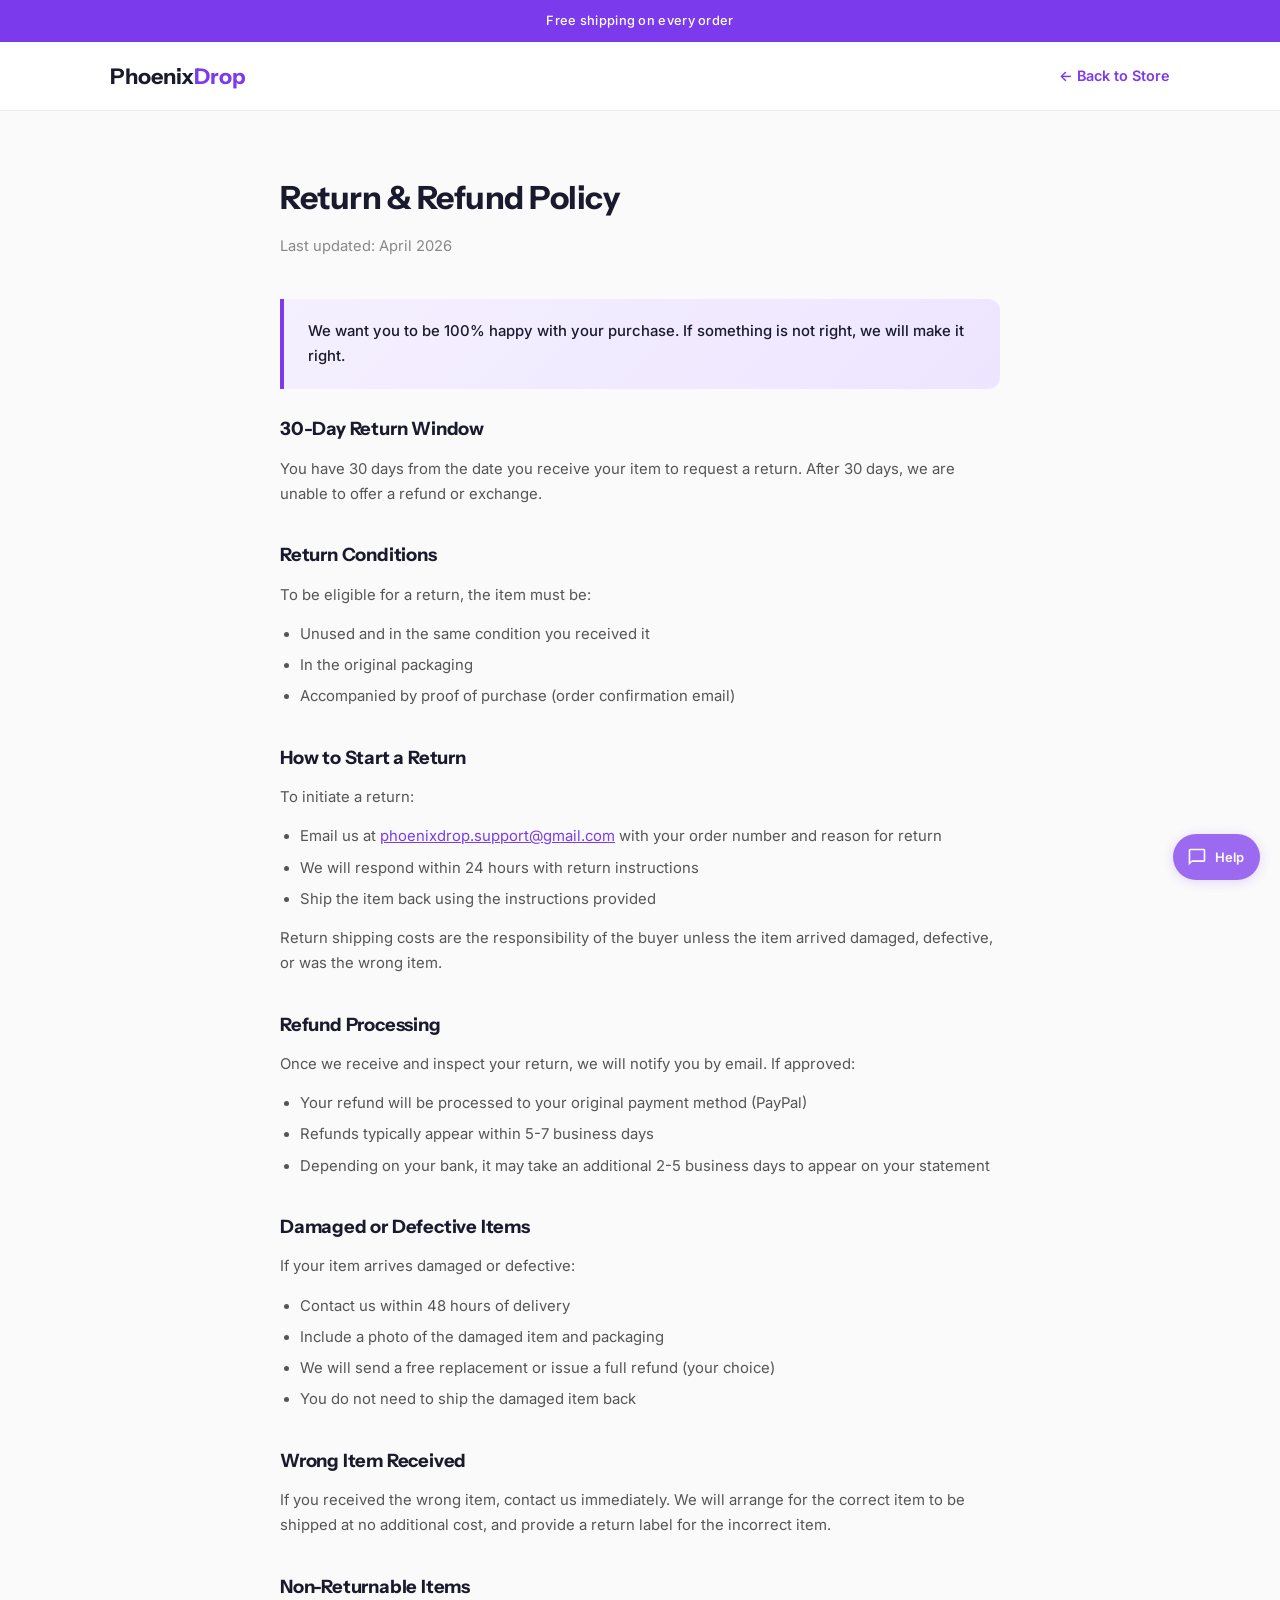
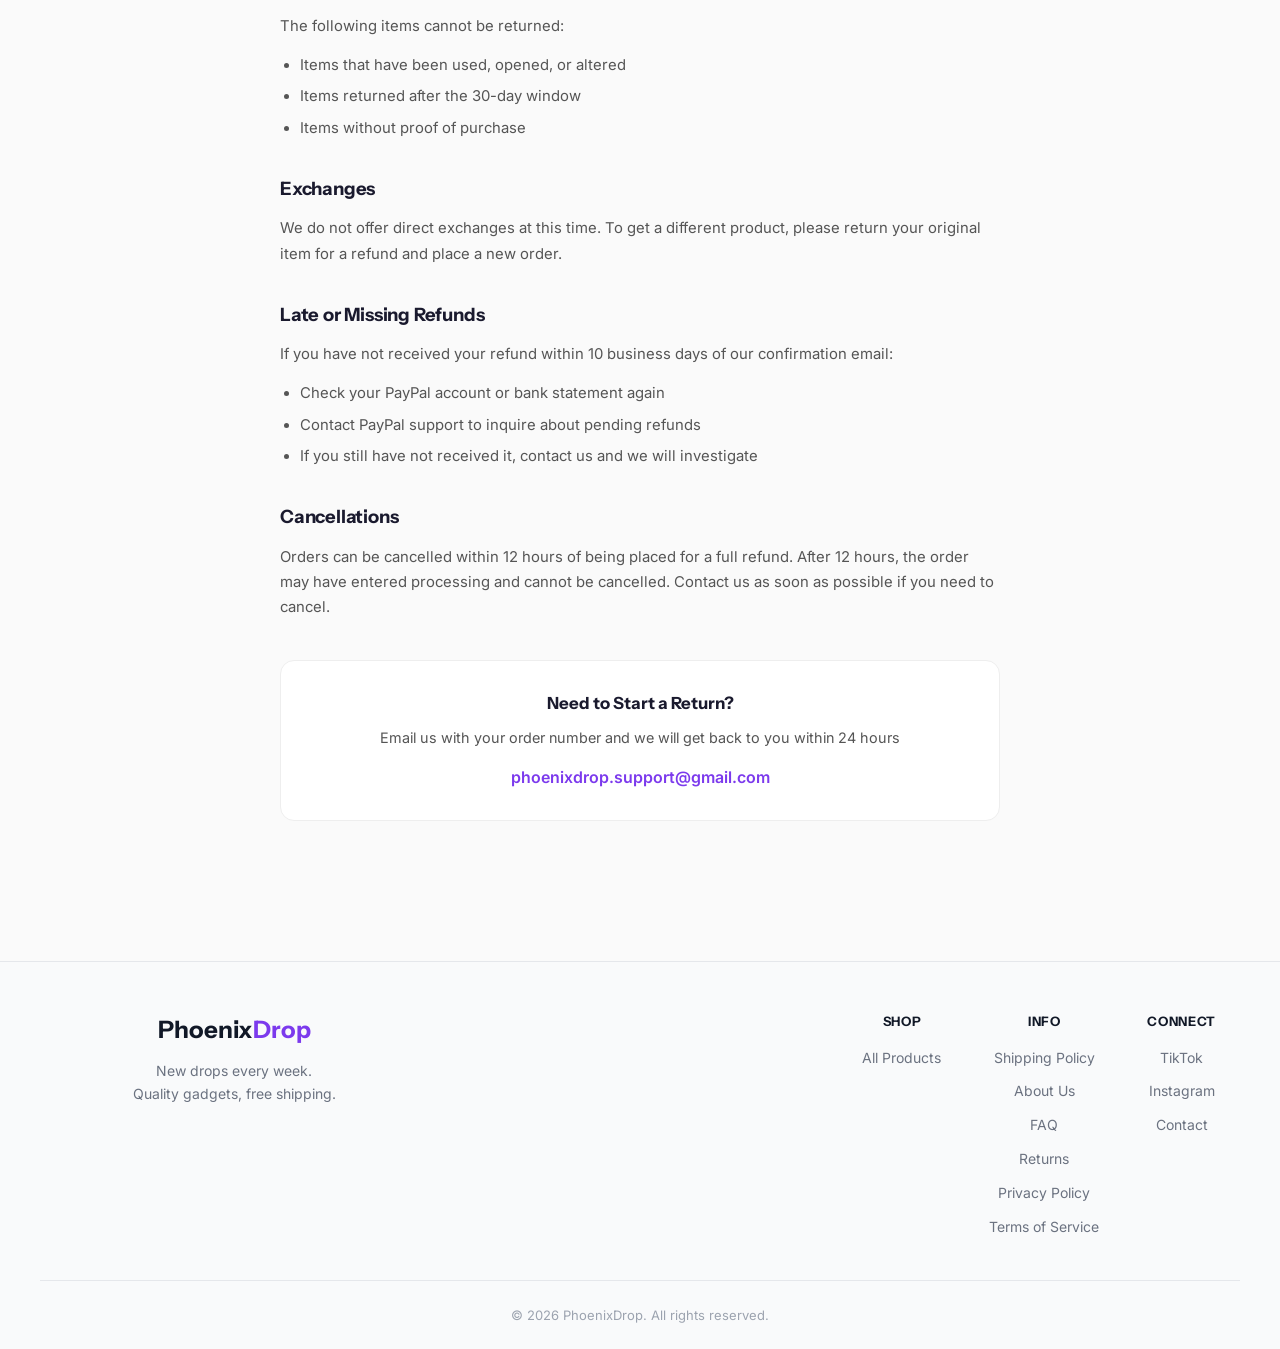
<file: returns.html>
<!DOCTYPE html>
<html lang="en">
<head>
<meta charset="UTF-8">
<meta name="viewport" content="width=device-width,initial-scale=1.0">
<title>Return & Refund Policy | PhoenixDrop</title>
<link rel="preconnect" href="https://fonts.googleapis.com">
<link href="https://fonts.googleapis.com/css2?family=Instrument+Sans:wght@400;500;600;700&family=Inter:wght@400;500;600&display=swap" rel="stylesheet">
<style>
*{margin:0;padding:0;box-sizing:border-box;}
:root{--purple:#7c3aed;--bg:#fafafa;--card:#fff;--text1:#1a1a2e;--text3:#555;--text4:#888;--border:#eee;--font-d:'Instrument Sans',sans-serif;--font-b:'Inter',sans-serif;}
body{font-family:var(--font-b);background:var(--bg);color:var(--text1);line-height:1.7;}
.top-bar{background:var(--purple);color:#fff;text-align:center;padding:10px;font-size:.8rem;font-weight:500;letter-spacing:.3px;}
header{background:var(--card);border-bottom:1px solid var(--border);padding:16px 0;position:sticky;top:0;z-index:100;}
.hdr-inner{max-width:1100px;margin:0 auto;padding:0 20px;display:flex;align-items:center;justify-content:space-between;}
.logo a{text-decoration:none;font-family:var(--font-d);font-size:1.35rem;font-weight:700;color:var(--text1);}
.logo em{font-style:normal;color:var(--purple);}
.back-link{color:var(--purple);text-decoration:none;font-weight:600;font-size:.9rem;}
.back-link:hover{text-decoration:underline;}
.page-wrap{max-width:760px;margin:0 auto;padding:60px 20px 80px;}
h1{font-family:var(--font-d);font-size:2rem;font-weight:700;margin-bottom:8px;letter-spacing:-.5px;}
.subtitle{color:var(--text4);font-size:.92rem;margin-bottom:40px;}
h2{font-family:var(--font-d);font-size:1.15rem;font-weight:700;margin:32px 0 12px;color:var(--text1);letter-spacing:-.2px;}
h2:first-of-type{margin-top:0;}
p{color:var(--text3);margin-bottom:14px;font-size:.93rem;}
ul{color:var(--text3);margin:0 0 14px 20px;font-size:.93rem;}
li{margin-bottom:6px;}
.highlight-box{background:linear-gradient(135deg,#f5f0ff,#ede5ff);border-left:4px solid var(--purple);padding:20px 24px;border-radius:0 12px 12px 0;margin:24px 0;}
.highlight-box p{color:var(--text1);margin:0;font-weight:500;}
.contact-box{background:var(--card);border:1px solid var(--border);border-radius:14px;padding:28px;margin-top:40px;text-align:center;}
.contact-box h3{font-family:var(--font-d);font-size:1.05rem;margin-bottom:8px;}
.contact-box a{color:var(--purple);font-weight:600;text-decoration:none;}
.contact-box a:hover{text-decoration:underline;}
footer{text-align:center;padding:40px 20px;border-top:1px solid var(--border);margin-top:40px;}
.f-brand{font-family:var(--font-d);font-weight:700;font-size:1.1rem;}
.f-brand em{font-style:normal;color:var(--purple);}
.f-copy{font-size:.75rem;color:var(--text4);margin-top:8px;}
@media(max-width:600px){h1{font-size:1.5rem;}}
</style>
</head>
<body>
<div class="top-bar">Free shipping on every order</div>
<header>
  <div class="hdr-inner">
    <div class="logo"><a href="index.html">Phoenix<em>Drop</em></a></div>
    <a href="index.html" class="back-link">&larr; Back to Store</a>
  </div>
</header>

<div class="page-wrap">
  <h1>Return &amp; Refund Policy</h1>
  <p class="subtitle">Last updated: April 2026</p>

  <div class="highlight-box">
    <p>We want you to be 100% happy with your purchase. If something is not right, we will make it right.</p>
  </div>

  <h2>30-Day Return Window</h2>
  <p>You have 30 days from the date you receive your item to request a return. After 30 days, we are unable to offer a refund or exchange.</p>

  <h2>Return Conditions</h2>
  <p>To be eligible for a return, the item must be:</p>
  <ul>
    <li>Unused and in the same condition you received it</li>
    <li>In the original packaging</li>
    <li>Accompanied by proof of purchase (order confirmation email)</li>
  </ul>

  <h2>How to Start a Return</h2>
  <p>To initiate a return:</p>
  <ul>
    <li>Email us at <a href="mailto:phoenixdrop.support@gmail.com" style="color:var(--purple);">phoenixdrop.support@gmail.com</a> with your order number and reason for return</li>
    <li>We will respond within 24 hours with return instructions</li>
    <li>Ship the item back using the instructions provided</li>
  </ul>
  <p>Return shipping costs are the responsibility of the buyer unless the item arrived damaged, defective, or was the wrong item.</p>

  <h2>Refund Processing</h2>
  <p>Once we receive and inspect your return, we will notify you by email. If approved:</p>
  <ul>
    <li>Your refund will be processed to your original payment method (PayPal)</li>
    <li>Refunds typically appear within 5-7 business days</li>
    <li>Depending on your bank, it may take an additional 2-5 business days to appear on your statement</li>
  </ul>

  <h2>Damaged or Defective Items</h2>
  <p>If your item arrives damaged or defective:</p>
  <ul>
    <li>Contact us within 48 hours of delivery</li>
    <li>Include a photo of the damaged item and packaging</li>
    <li>We will send a free replacement or issue a full refund (your choice)</li>
    <li>You do not need to ship the damaged item back</li>
  </ul>

  <h2>Wrong Item Received</h2>
  <p>If you received the wrong item, contact us immediately. We will arrange for the correct item to be shipped at no additional cost, and provide a return label for the incorrect item.</p>

  <h2>Non-Returnable Items</h2>
  <p>The following items cannot be returned:</p>
  <ul>
    <li>Items that have been used, opened, or altered</li>
    <li>Items returned after the 30-day window</li>
    <li>Items without proof of purchase</li>
  </ul>

  <h2>Exchanges</h2>
  <p>We do not offer direct exchanges at this time. To get a different product, please return your original item for a refund and place a new order.</p>

  <h2>Late or Missing Refunds</h2>
  <p>If you have not received your refund within 10 business days of our confirmation email:</p>
  <ul>
    <li>Check your PayPal account or bank statement again</li>
    <li>Contact PayPal support to inquire about pending refunds</li>
    <li>If you still have not received it, contact us and we will investigate</li>
  </ul>

  <h2>Cancellations</h2>
  <p>Orders can be cancelled within 12 hours of being placed for a full refund. After 12 hours, the order may have entered processing and cannot be cancelled. Contact us as soon as possible if you need to cancel.</p>

  <div class="contact-box">
    <h3>Need to Start a Return?</h3>
    <p style="color:var(--text3);font-size:.9rem;">Email us with your order number and we will get back to you within 24 hours</p>
    <a href="mailto:phoenixdrop.support@gmail.com">phoenixdrop.support@gmail.com</a>
  </div>
</div>


<!-- PHOENIX_CHAT_START -->

<style>
/* PhoenixDrop Chat Mobile Fix v7.1 */

/* Force trigger to be a visible bottom-right pill on mobile */
@media screen and (max-width: 640px) {
  #pd-chat-trigger,
  .pd-chat-trigger,
  [onclick*="PD_Chat.toggle"],
  [onclick*="PD_Chat.open"] {
    position: fixed !important;
    bottom: 20px !important;
    right: 16px !important;
    left: auto !important;
    top: auto !important;
    transform: none !important;
    writing-mode: horizontal-tb !important;
    opacity: 1 !important;
    visibility: visible !important;
    z-index: 99999 !important;
    width: auto !important;
    height: auto !important;
    min-width: 56px !important;
    min-height: 44px !important;
    display: flex !important;
    align-items: center !important;
    justify-content: center !important;
    padding: 10px 18px !important;
    border-radius: 50px !important;
    background: #7c3aed !important;
    color: white !important;
    font-size: 14px !important;
    font-weight: 600 !important;
    font-family: 'Inter', sans-serif !important;
    box-shadow: 0 4px 15px rgba(124,58,237,0.35) !important;
    cursor: pointer !important;
    letter-spacing: 0 !important;
    text-orientation: mixed !important;
    border: none !important;
  }
}

/* Chat window: full-width bottom sheet on mobile */
@media screen and (max-width: 640px) {
  #pd-chat-window,
  .pd-chat-window {
    position: fixed !important;
    bottom: 0 !important;
    right: 0 !important;
    left: 0 !important;
    top: auto !important;
    width: 100% !important;
    max-width: 100% !important;
    height: 85vh !important;
    max-height: 85vh !important;
    border-radius: 16px 16px 0 0 !important;
    z-index: 100000 !important;
  }

  /* Close button in chat header - always visible and tappable */
  #pd-chat-window .pd-chat-close,
  #pd-chat-window [onclick*="close"],
  #pd-chat-window [onclick*="toggle"],
  .pd-chat-window .pd-chat-close,
  .pd-chat-window [onclick*="close"],
  .pd-chat-window [onclick*="toggle"],
  .pd-chat-header button,
  .pd-chat-header .close,
  .pd-chat-header [class*="close"],
  #pd-chat-window button[style*="close"],
  #pd-chat-window .pd-chat-head button,
  .pd-chat-head button {
    display: flex !important;
    align-items: center !important;
    justify-content: center !important;
    min-width: 36px !important;
    min-height: 36px !important;
    width: 36px !important;
    height: 36px !important;
    font-size: 20px !important;
    opacity: 1 !important;
    visibility: visible !important;
    pointer-events: auto !important;
    cursor: pointer !important;
    background: rgba(255,255,255,0.2) !important;
    border: none !important;
    border-radius: 50% !important;
    color: white !important;
    position: relative !important;
    z-index: 100001 !important;
    -webkit-tap-highlight-color: transparent !important;
  }
}
</style>

<script>
/* Mobile close fallback: if no close button found, inject one */
(function(){
  function ensureMobileClose(){
    var win = document.getElementById('pd-chat-window');
    if(!win) return;
    var head = win.querySelector('.pd-chat-head') || win.querySelector('.pd-chat-header') || win.firstElementChild;
    if(!head) return;
    var existing = head.querySelector('.pd-mob-close');
    if(existing) return;
    var btn = document.createElement('button');
    btn.className = 'pd-mob-close';
    btn.innerHTML = '&times;';
    btn.setAttribute('aria-label','Close chat');
    btn.style.cssText = 'position:absolute;top:10px;right:12px;width:36px;height:36px;min-width:36px;min-height:36px;border-radius:50%;background:rgba(255,255,255,0.2);border:none;color:white;font-size:22px;display:flex;align-items:center;justify-content:center;cursor:pointer;z-index:100002;-webkit-tap-highlight-color:transparent;';
    btn.onclick = function(){
      if(typeof PD_Chat !== 'undefined' && PD_Chat.toggle) { PD_Chat.toggle(); }
      else if(typeof PD_Chat !== 'undefined' && PD_Chat.close) { PD_Chat.close(); }
      else { win.style.display = 'none'; }
    };
    head.style.position = 'relative';
    head.appendChild(btn);
  }
  if(document.readyState === 'loading'){
    document.addEventListener('DOMContentLoaded', function(){ setTimeout(ensureMobileClose, 500); });
  } else {
    setTimeout(ensureMobileClose, 500);
  }
  var obs = new MutationObserver(function(){ setTimeout(ensureMobileClose, 200); });
  obs.observe(document.body, {childList:true, subtree:true});
})();
</script>

<!-- PhoenixDrop Smart Assistant v1.1 -->
<style>
/* ===== LAUNCHER: subtle on desktop, slim tab on mobile ===== */
#pd-chat-launcher {
    position: fixed;
    bottom: 20px;
    right: 20px;
    z-index: 9999;
    height: 46px;
    border-radius: 23px;
    background: #7c3aed;
    border: none;
    cursor: pointer;
    box-shadow: 0 2px 12px rgba(124,58,237,0.25);
    display: flex;
    align-items: center;
    justify-content: center;
    gap: 8px;
    padding: 0 16px 0 14px;
    transition: all 0.25s ease;
    opacity: 0.75;
}
#pd-chat-launcher:hover {
    opacity: 1;
    box-shadow: 0 4px 20px rgba(124,58,237,0.4);
    transform: scale(1.03);
}
#pd-chat-launcher svg {
    width: 20px;
    height: 20px;
    fill: #fff;
    flex-shrink: 0;
}
#pd-chat-launcher .pd-launch-label {
    color: #fff;
    font-size: 13px;
    font-weight: 600;
    font-family: 'Inter', sans-serif;
    white-space: nowrap;
}
#pd-chat-launcher .pd-close-icon { display: none; }
#pd-chat-launcher.open .pd-chat-icon { display: none; }
#pd-chat-launcher.open .pd-launch-label { display: none; }
#pd-chat-launcher.open .pd-close-icon { display: block; }
#pd-chat-launcher.open {
    width: 42px;
    height: 42px;
    border-radius: 50%%;
    padding: 0;
    opacity: 1;
}

/* ===== CHAT WINDOW ===== */
#pd-chat-window {
    position: fixed;
    bottom: 76px;
    right: 20px;
    z-index: 9998;
    width: 370px;
    max-width: calc(100vw - 24px);
    height: 500px;
    max-height: calc(100vh - 100px);
    background: #fff;
    border-radius: 16px;
    box-shadow: 0 12px 48px rgba(0,0,0,0.15);
    display: none;
    flex-direction: column;
    overflow: hidden;
    font-family: 'Inter', sans-serif;
    border: 1px solid #e5e7eb;
}
#pd-chat-window.open {
    display: flex;
    animation: pdChatSlideUp 0.25s ease-out;
}
@keyframes pdChatSlideUp {
    from { opacity: 0; transform: translateY(12px); }
    to { opacity: 1; transform: translateY(0); }
}

#pd-chat-header {
    background: #7c3aed;
    color: #fff;
    padding: 14px 18px;
    display: flex;
    align-items: center;
    gap: 10px;
    flex-shrink: 0;
}
#pd-chat-header-avatar {
    width: 32px;
    height: 32px;
    border-radius: 50%%;
    background: rgba(255,255,255,0.2);
    display: flex;
    align-items: center;
    justify-content: center;
    font-size: 16px;
}
#pd-chat-header-info h3 {
    margin: 0;
    font-size: 14px;
    font-weight: 600;
    font-family: 'Instrument Sans', 'Inter', sans-serif;
}
#pd-chat-header-info p {
    margin: 2px 0 0 0;
    font-size: 11px;
    opacity: 0.85;
}

#pd-chat-messages {
    flex: 1;
    overflow-y: auto;
    padding: 14px;
    display: flex;
    flex-direction: column;
    gap: 10px;
    background: #f9fafb;
}
#pd-chat-messages::-webkit-scrollbar { width: 4px; }
#pd-chat-messages::-webkit-scrollbar-thumb { background: #d1d5db; border-radius: 4px; }

.pd-msg {
    max-width: 85%%;
    padding: 10px 14px;
    border-radius: 12px;
    font-size: 14px;
    line-height: 1.5;
    word-wrap: break-word;
}
.pd-msg-bot {
    background: #fff;
    color: #111827;
    align-self: flex-start;
    border: 1px solid #e5e7eb;
    border-bottom-left-radius: 4px;
}
.pd-msg-user {
    background: #7c3aed;
    color: #fff;
    align-self: flex-end;
    border-bottom-right-radius: 4px;
}
.pd-msg-bot a {
    color: #7c3aed;
    text-decoration: underline;
}

.pd-typing {
    display: flex;
    gap: 4px;
    padding: 10px 14px;
    align-self: flex-start;
}
.pd-typing span {
    width: 8px;
    height: 8px;
    border-radius: 50%%;
    background: #d1d5db;
    animation: pdTypingBounce 1.2s ease-in-out infinite;
}
.pd-typing span:nth-child(2) { animation-delay: 0.2s; }
.pd-typing span:nth-child(3) { animation-delay: 0.4s; }
@keyframes pdTypingBounce {
    0%%,80%%,100%% { transform: translateY(0); }
    40%% { transform: translateY(-6px); }
}

.pd-quick-replies {
    display: flex;
    flex-wrap: wrap;
    gap: 6px;
    margin-top: 6px;
}
.pd-quick-btn {
    background: #f3f0ff;
    color: #7c3aed;
    border: 1px solid #ddd6fe;
    border-radius: 20px;
    padding: 6px 14px;
    font-size: 13px;
    cursor: pointer;
    transition: all 0.15s;
    font-family: 'Inter', sans-serif;
}
.pd-quick-btn:hover {
    background: #7c3aed;
    color: #fff;
    border-color: #7c3aed;
}

#pd-chat-input-area {
    padding: 10px 14px;
    border-top: 1px solid #e5e7eb;
    display: flex;
    gap: 8px;
    background: #fff;
    flex-shrink: 0;
}
#pd-chat-input {
    flex: 1;
    border: 1px solid #e5e7eb;
    border-radius: 24px;
    padding: 10px 16px;
    font-size: 14px;
    outline: none;
    font-family: 'Inter', sans-serif;
    transition: border-color 0.15s;
}
#pd-chat-input:focus { border-color: #7c3aed; }
#pd-chat-send {
    width: 38px;
    height: 38px;
    border-radius: 50%%;
    background: #7c3aed;
    border: none;
    cursor: pointer;
    display: flex;
    align-items: center;
    justify-content: center;
    transition: background 0.15s;
    flex-shrink: 0;
}
#pd-chat-send:hover { background: #6d28d9; }
#pd-chat-send svg { width: 18px; height: 18px; fill: #fff; }

/* ===== MESSAGE FORM (escalation) ===== */
#pd-msg-form {
    display: none;
    padding: 16px;
    background: #f9fafb;
    flex-direction: column;
    gap: 10px;
    flex: 1;
    overflow-y: auto;
}
#pd-msg-form h4 {
    margin: 0 0 4px 0;
    font-size: 15px;
    color: #111827;
    font-family: 'Instrument Sans', 'Inter', sans-serif;
}
#pd-msg-form p {
    margin: 0 0 8px 0;
    font-size: 13px;
    color: #6b7280;
}
#pd-msg-form input,
#pd-msg-form textarea,
#pd-msg-form select {
    width: 100%%;
    border: 1px solid #e5e7eb;
    border-radius: 8px;
    padding: 10px 12px;
    font-size: 14px;
    font-family: 'Inter', sans-serif;
    outline: none;
    box-sizing: border-box;
}
#pd-msg-form input:focus,
#pd-msg-form textarea:focus,
#pd-msg-form select:focus {
    border-color: #7c3aed;
}
#pd-msg-form textarea { resize: vertical; min-height: 80px; }
#pd-msg-form-submit {
    background: #7c3aed;
    color: #fff;
    border: none;
    border-radius: 8px;
    padding: 12px;
    font-size: 14px;
    font-weight: 600;
    cursor: pointer;
    transition: background 0.15s;
    font-family: 'Inter', sans-serif;
}
#pd-msg-form-submit:hover { background: #6d28d9; }
#pd-msg-form-success {
    display: none;
    text-align: center;
    padding: 24px 16px;
}
#pd-msg-form-success svg { width: 48px; height: 48px; margin-bottom: 12px; }
.pd-back-to-chat {
    background: none;
    border: 1px solid #e5e7eb;
    border-radius: 8px;
    padding: 8px 16px;
    font-size: 13px;
    cursor: pointer;
    color: #6b7280;
    margin-top: 8px;
    font-family: 'Inter', sans-serif;
}
.pd-back-to-chat:hover { border-color: #7c3aed; color: #7c3aed; }

/* ===== MOBILE: slim side tab instead of floating circle ===== */
@media (max-width: 640px) {
    #pd-chat-launcher {
        bottom: auto;
        top: 50%%;
        right: 0;
        transform: translateY(-50%%) rotate(-90deg);
        transform-origin: right center;
        border-radius: 10px 10px 0 0;
        padding: 6px 14px;
        height: auto;
        opacity: 0.85;
        box-shadow: -2px 0 10px rgba(124,58,237,0.2);
    }
    #pd-chat-launcher:hover {
        opacity: 1;
        transform: translateY(-50%%) rotate(-90deg) scale(1);
    }
    #pd-chat-launcher svg { width: 16px; height: 16px; }
    #pd-chat-launcher .pd-launch-label { font-size: 12px; }
    #pd-chat-launcher.open {
        top: auto;
        bottom: 8px;
        right: 8px;
        width: 40px;
        height: 40px;
        border-radius: 50%%;
        padding: 0;
        transform: none;
        opacity: 1;
    }
    #pd-chat-window {
        right: 0;
        bottom: 0;
        left: 0;
        top: auto;
        width: 100vw;
        max-width: 100vw;
        height: 85vh;
        max-height: 85vh;
        border-radius: 16px 16px 0 0;
    }
}
</style>

<button id="pd-chat-launcher" onclick="window.PD_Chat.toggle()" aria-label="Chat with us">
    <svg class="pd-chat-icon" viewBox="0 0 24 24"><path d="M20 2H4c-1.1 0-2 .9-2 2v18l4-4h14c1.1 0 2-.9 2-2V4c0-1.1-.9-2-2-2zm0 14H6l-2 2V4h16v12z"/></svg>
    <span class="pd-launch-label">Help</span>
    <svg class="pd-close-icon" viewBox="0 0 24 24"><path d="M19 6.41L17.59 5 12 10.59 6.41 5 5 6.41 10.59 12 5 17.59 6.41 19 12 13.41 17.59 19 19 17.59 13.41 12z"/></svg>
</button>

<div id="pd-chat-window">
    <div id="pd-chat-header">
        <div id="pd-chat-header-avatar">🔥</div>
        <div id="pd-chat-header-info">
            <h3>PhoenixDrop Support</h3>
            <p>✅ Online now</p>
        </div>
    </div>
    <div id="pd-chat-messages"></div>
    <div id="pd-msg-form">
        <h4>📩 Leave us a message</h4>
        <p>We'll get back to you within 24 hours.</p>
        <input type="text" id="pd-msg-name" placeholder="Your name" required>
        <input type="email" id="pd-msg-email" placeholder="Your email" required>
        <select id="pd-msg-topic">
            <option value="">Select a topic...</option>
            <option value="order">Order issue</option>
            <option value="shipping">Shipping question</option>
            <option value="return">Return / Refund</option>
            <option value="product">Product question</option>
            <option value="payment">Payment issue</option>
            <option value="other">Other</option>
        </select>
        <input type="text" id="pd-msg-order-id" placeholder="Order ID (if applicable)">
        <textarea id="pd-msg-body" placeholder="Describe your issue in detail..."></textarea>
        <button id="pd-msg-form-submit" onclick="window.PD_Chat.submitMessage()">Send Message</button>
        <button class="pd-back-to-chat" onclick="window.PD_Chat.backToChat()">Back to chat</button>
        <div id="pd-msg-form-success">
            <svg viewBox="0 0 24 24" fill="#10b981"><path d="M12 2C6.48 2 2 6.48 2 12s4.48 10 10 10 10-4.48 10-10S17.52 2 12 2zm-2 15l-5-5 1.41-1.41L10 14.17l7.59-7.59L19 8l-9 9z"/></svg>
            <h4 style="color:#111827;margin:0 0 4px 0;">Message sent!</h4>
            <p style="color:#6b7280;font-size:13px;margin:0;">We'll reply to your email within 24 hours.</p>
            <button class="pd-back-to-chat" onclick="window.PD_Chat.backToChat()" style="margin-top:16px;">Back to chat</button>
        </div>
    </div>
    <div id="pd-chat-input-area">
        <input type="text" id="pd-chat-input" placeholder="Type a message..." onkeydown="if(event.key==='Enter')window.PD_Chat.send()">
        <button id="pd-chat-send" onclick="window.PD_Chat.send()">
            <svg viewBox="0 0 24 24"><path d="M2.01 21L23 12 2.01 3 2 10l15 2-15 2z"/></svg>
        </button>
    </div>
</div>
<script src="js/chatbot.js"></script>
<!-- PHOENIX_CHAT_END -->


<!-- PHOENIX_FOOTER_START -->

<style>
/* PhoenixDrop Footer v7.0 */
.pd-ft{background:#f9fafb;border-top:1px solid #e5e7eb;padding:0;margin-top:60px;font-family:'Inter',sans-serif}
.pd-ft-inner{max-width:1200px;margin:0 auto;padding:48px 24px 32px;display:flex;justify-content:space-between;align-items:flex-start;gap:40px;flex-wrap:wrap}
.pd-ft-brand{flex:1;min-width:220px;max-width:340px}
.pd-ft-logo{font-family:'Instrument Sans',sans-serif;font-size:24px;font-weight:700;color:#111827;margin:0 0 10px}
.pd-ft-logo span{color:#7c3aed}
.pd-ft-brand p{color:#6b7280;font-size:14px;line-height:1.6;margin:0}
.pd-ft-cols{display:flex;gap:48px;flex-wrap:wrap}
.pd-ft-col h4{font-family:'Instrument Sans',sans-serif;font-size:13px;font-weight:700;color:#111827;text-transform:uppercase;letter-spacing:0.05em;margin:0 0 14px}
.pd-ft-col a{display:block;color:#6b7280;font-size:14px;text-decoration:none;margin:0 0 10px;transition:color 0.15s}
.pd-ft-col a:hover{color:#7c3aed}
.pd-ft-bottom{max-width:1200px;margin:0 auto;padding:20px 24px;border-top:1px solid #e5e7eb}
.pd-ft-bottom span{color:#9ca3af;font-size:13px}
@media(max-width:768px){
.pd-ft-inner{flex-direction:column;align-items:center;text-align:center;padding:40px 20px 24px;gap:32px}
.pd-ft-brand{max-width:100%;min-width:0}
.pd-ft-cols{justify-content:center;gap:36px}
.pd-ft-col{min-width:100px}
.pd-ft-bottom{text-align:center;padding:16px 20px}
}
</style>

<footer class="pd-ft">
<div class="pd-ft-inner">
<div class="pd-ft-brand">
<div class="pd-ft-logo">Phoenix<span>Drop</span></div>
<p>New drops every week.<br>Quality gadgets, free shipping.</p>
</div>
<div class="pd-ft-cols">
<div class="pd-ft-col">
<h4>Shop</h4>
<a href="index.html">All Products</a>
</div>
<div class="pd-ft-col">
<h4>Info</h4>
<a href="shipping.html">Shipping Policy</a>
<a href="about.html">About Us</a>
<a href="faq.html">FAQ</a>
<a href="returns.html">Returns</a>
<a href="privacy.html">Privacy Policy</a>
<a href="terms.html">Terms of Service</a>
</div>
<div class="pd-ft-col">
<h4>Connect</h4>
<a href="https://www.tiktok.com/@phoenixdropstore" target="_blank" rel="noopener">TikTok</a>
<a href="https://www.instagram.com/phoenixdropstore" target="_blank" rel="noopener">Instagram</a>
<a href="mailto:phoenixdrop.support@gmail.com">Contact</a>
</div>
</div>
</div>
<div class="pd-ft-bottom">
<span>&copy; 2026 PhoenixDrop. All rights reserved.</span>
</div>
</footer>
<!-- PHOENIX_FOOTER_END -->

</body>
</html>
</file>
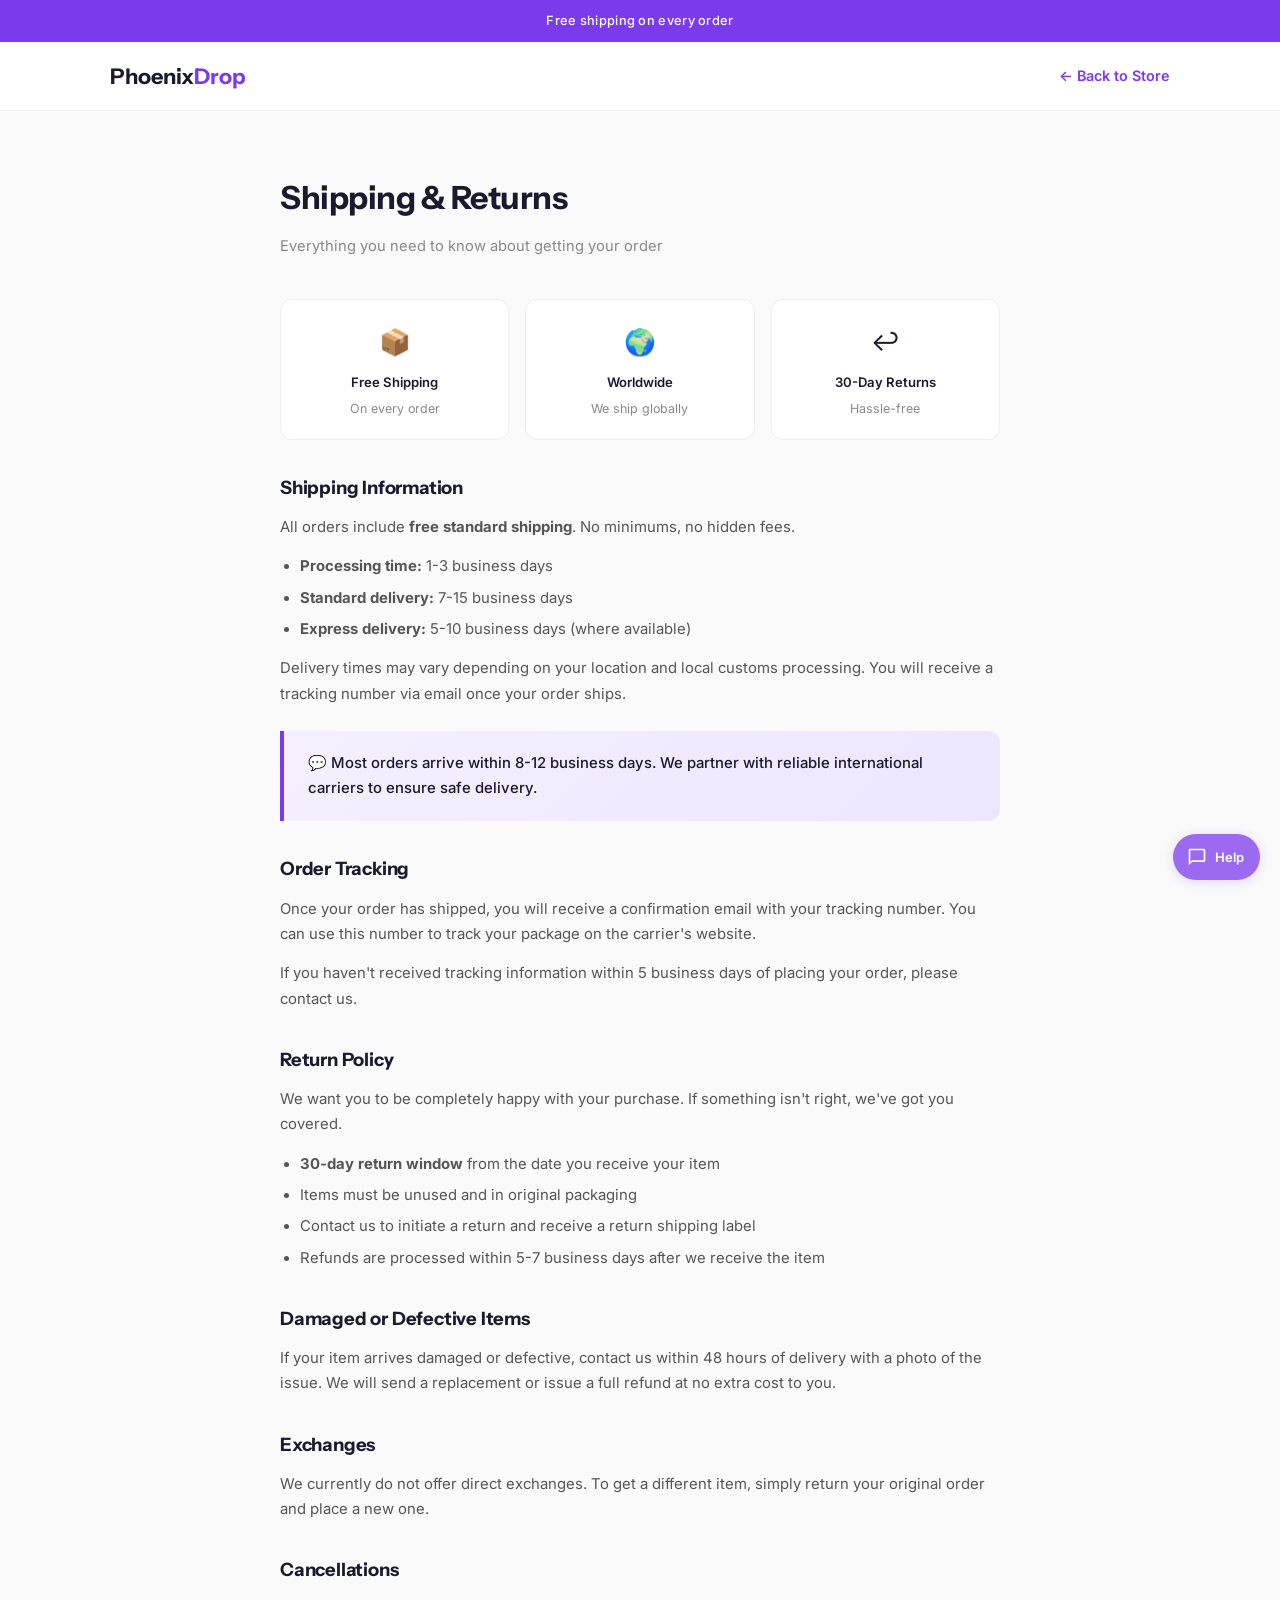
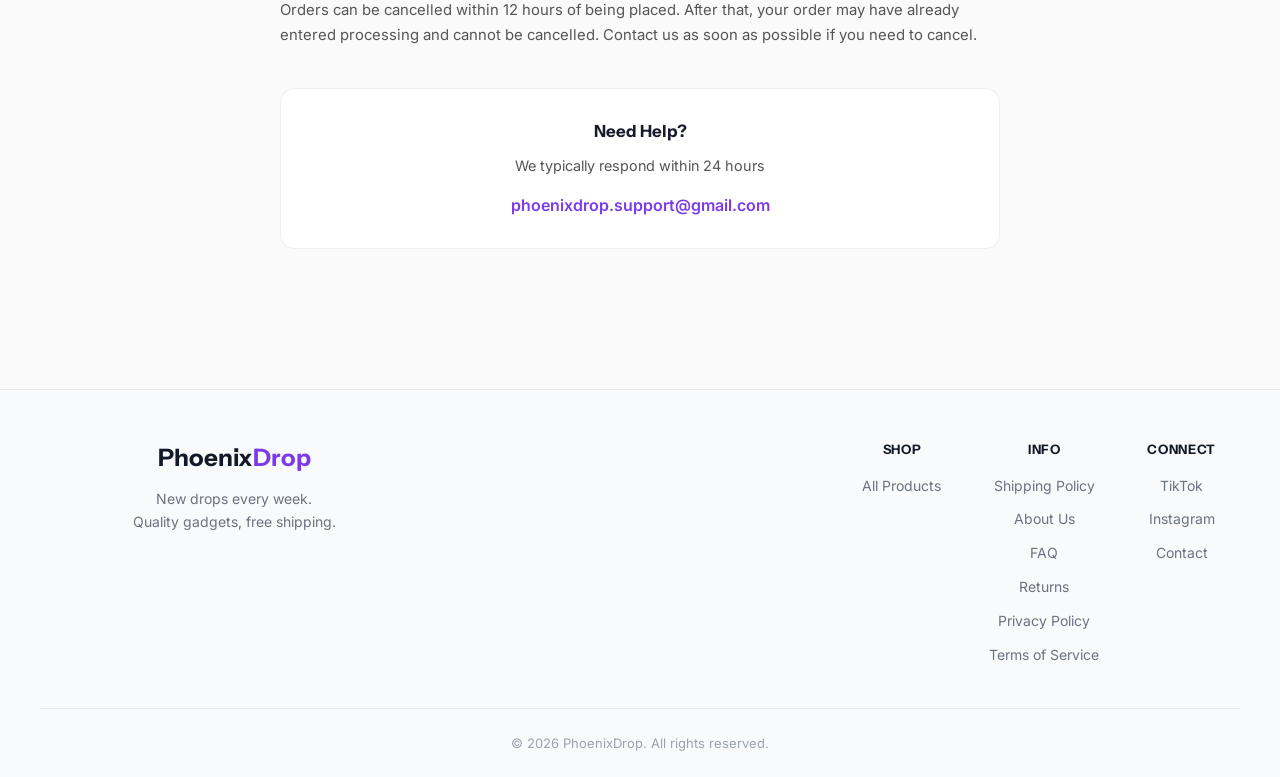
<file: shipping.html>
<!DOCTYPE html>
<html lang="en">
<head>
<meta charset="UTF-8">
<meta name="viewport" content="width=device-width,initial-scale=1.0">
<title>Shipping & Returns | PhoenixDrop</title>
<link rel="preconnect" href="https://fonts.googleapis.com">
<link href="https://fonts.googleapis.com/css2?family=Instrument+Sans:wght@400;500;600;700&family=Inter:wght@400;500;600&display=swap" rel="stylesheet">
<style>
*{margin:0;padding:0;box-sizing:border-box;}
:root{--purple:#7c3aed;--bg:#fafafa;--card:#fff;--text1:#1a1a2e;--text3:#555;--text4:#888;--border:#eee;--font-d:'Instrument Sans',sans-serif;--font-b:'Inter',sans-serif;}
body{font-family:var(--font-b);background:var(--bg);color:var(--text1);line-height:1.7;}
.top-bar{background:var(--purple);color:#fff;text-align:center;padding:10px;font-size:.8rem;font-weight:500;letter-spacing:.3px;}
header{background:var(--card);border-bottom:1px solid var(--border);padding:16px 0;position:sticky;top:0;z-index:100;}
.hdr-inner{max-width:1100px;margin:0 auto;padding:0 20px;display:flex;align-items:center;justify-content:space-between;}
.logo a{text-decoration:none;font-family:var(--font-d);font-size:1.35rem;font-weight:700;color:var(--text1);}
.logo em{font-style:normal;color:var(--purple);}
.back-link{color:var(--purple);text-decoration:none;font-weight:600;font-size:.9rem;}
.back-link:hover{text-decoration:underline;}
.page-wrap{max-width:760px;margin:0 auto;padding:60px 20px 80px;}
h1{font-family:var(--font-d);font-size:2rem;font-weight:700;margin-bottom:8px;letter-spacing:-.5px;}
.subtitle{color:var(--text4);font-size:.92rem;margin-bottom:40px;}
h2{font-family:var(--font-d);font-size:1.15rem;font-weight:700;margin:32px 0 12px;color:var(--text1);letter-spacing:-.2px;}
h2:first-of-type{margin-top:0;}
p{color:var(--text3);margin-bottom:14px;font-size:.93rem;}
ul{color:var(--text3);margin:0 0 14px 20px;font-size:.93rem;}
li{margin-bottom:6px;}
.highlight-box{background:linear-gradient(135deg,#f5f0ff,#ede5ff);border-left:4px solid var(--purple);padding:20px 24px;border-radius:0 12px 12px 0;margin:24px 0;}
.highlight-box p{color:var(--text1);margin:0;font-weight:500;}
.icon-grid{display:grid;grid-template-columns:repeat(3,1fr);gap:16px;margin:24px 0 32px;}
.icon-item{background:var(--card);border:1px solid var(--border);border-radius:12px;padding:20px 16px;text-align:center;}
.icon-item .ic{font-size:1.6rem;margin-bottom:8px;}
.icon-item .il{font-size:.82rem;font-weight:600;color:var(--text1);}
.icon-item .id{font-size:.78rem;color:var(--text4);margin-top:4px;}
.contact-box{background:var(--card);border:1px solid var(--border);border-radius:14px;padding:28px;margin-top:40px;text-align:center;}
.contact-box h3{font-family:var(--font-d);font-size:1.05rem;margin-bottom:8px;}
.contact-box a{color:var(--purple);font-weight:600;text-decoration:none;}
.contact-box a:hover{text-decoration:underline;}
footer{text-align:center;padding:40px 20px;border-top:1px solid var(--border);margin-top:40px;}
.f-brand{font-family:var(--font-d);font-weight:700;font-size:1.1rem;}
.f-brand em{font-style:normal;color:var(--purple);}
.f-copy{font-size:.75rem;color:var(--text4);margin-top:8px;}
@media(max-width:600px){h1{font-size:1.5rem;}.icon-grid{grid-template-columns:1fr;}}
</style>
</head>
<body>
<div class="top-bar">Free shipping on every order</div>
<header>
  <div class="hdr-inner">
    <div class="logo"><a href="index.html">Phoenix<em>Drop</em></a></div>
    <a href="index.html" class="back-link">&larr; Back to Store</a>
  </div>
</header>
<div class="page-wrap">
  <h1>Shipping & Returns</h1>
  <p class="subtitle">Everything you need to know about getting your order</p>

  <div class="icon-grid">
    <div class="icon-item">
      <div class="ic">&#x1F4E6;</div>
      <div class="il">Free Shipping</div>
      <div class="id">On every order</div>
    </div>
    <div class="icon-item">
      <div class="ic">&#x1F30D;</div>
      <div class="il">Worldwide</div>
      <div class="id">We ship globally</div>
    </div>
    <div class="icon-item">
      <div class="ic">&#x21A9;&#xFE0F;</div>
      <div class="il">30-Day Returns</div>
      <div class="id">Hassle-free</div>
    </div>
  </div>

  <h2>Shipping Information</h2>
  <p>All orders include <strong>free standard shipping</strong>. No minimums, no hidden fees.</p>
  <ul>
    <li><strong>Processing time:</strong> 1-3 business days</li>
    <li><strong>Standard delivery:</strong> 7-15 business days</li>
    <li><strong>Express delivery:</strong> 5-10 business days (where available)</li>
  </ul>
  <p>Delivery times may vary depending on your location and local customs processing. You will receive a tracking number via email once your order ships.</p>

  <div class="highlight-box">
    <p>&#x1F4AC; Most orders arrive within 8-12 business days. We partner with reliable international carriers to ensure safe delivery.</p>
  </div>

  <h2>Order Tracking</h2>
  <p>Once your order has shipped, you will receive a confirmation email with your tracking number. You can use this number to track your package on the carrier's website.</p>
  <p>If you haven't received tracking information within 5 business days of placing your order, please contact us.</p>

  <h2>Return Policy</h2>
  <p>We want you to be completely happy with your purchase. If something isn't right, we've got you covered.</p>
  <ul>
    <li><strong>30-day return window</strong> from the date you receive your item</li>
    <li>Items must be unused and in original packaging</li>
    <li>Contact us to initiate a return and receive a return shipping label</li>
    <li>Refunds are processed within 5-7 business days after we receive the item</li>
  </ul>

  <h2>Damaged or Defective Items</h2>
  <p>If your item arrives damaged or defective, contact us within 48 hours of delivery with a photo of the issue. We will send a replacement or issue a full refund at no extra cost to you.</p>

  <h2>Exchanges</h2>
  <p>We currently do not offer direct exchanges. To get a different item, simply return your original order and place a new one.</p>

  <h2>Cancellations</h2>
  <p>Orders can be cancelled within 12 hours of being placed. After that, your order may have already entered processing and cannot be cancelled. Contact us as soon as possible if you need to cancel.</p>

  <div class="contact-box">
    <h3>Need Help?</h3>
    <p style="color:var(--text3);font-size:.9rem;">We typically respond within 24 hours</p>
    <a href="mailto:phoenixdrop.support@gmail.com">phoenixdrop.support@gmail.com</a>
  </div>
</div>


<!-- PHOENIX_CHAT_START -->

<style>
/* PhoenixDrop Chat Mobile Fix v7.1 */

/* Force trigger to be a visible bottom-right pill on mobile */
@media screen and (max-width: 640px) {
  #pd-chat-trigger,
  .pd-chat-trigger,
  [onclick*="PD_Chat.toggle"],
  [onclick*="PD_Chat.open"] {
    position: fixed !important;
    bottom: 20px !important;
    right: 16px !important;
    left: auto !important;
    top: auto !important;
    transform: none !important;
    writing-mode: horizontal-tb !important;
    opacity: 1 !important;
    visibility: visible !important;
    z-index: 99999 !important;
    width: auto !important;
    height: auto !important;
    min-width: 56px !important;
    min-height: 44px !important;
    display: flex !important;
    align-items: center !important;
    justify-content: center !important;
    padding: 10px 18px !important;
    border-radius: 50px !important;
    background: #7c3aed !important;
    color: white !important;
    font-size: 14px !important;
    font-weight: 600 !important;
    font-family: 'Inter', sans-serif !important;
    box-shadow: 0 4px 15px rgba(124,58,237,0.35) !important;
    cursor: pointer !important;
    letter-spacing: 0 !important;
    text-orientation: mixed !important;
    border: none !important;
  }
}

/* Chat window: full-width bottom sheet on mobile */
@media screen and (max-width: 640px) {
  #pd-chat-window,
  .pd-chat-window {
    position: fixed !important;
    bottom: 0 !important;
    right: 0 !important;
    left: 0 !important;
    top: auto !important;
    width: 100% !important;
    max-width: 100% !important;
    height: 85vh !important;
    max-height: 85vh !important;
    border-radius: 16px 16px 0 0 !important;
    z-index: 100000 !important;
  }

  /* Close button in chat header - always visible and tappable */
  #pd-chat-window .pd-chat-close,
  #pd-chat-window [onclick*="close"],
  #pd-chat-window [onclick*="toggle"],
  .pd-chat-window .pd-chat-close,
  .pd-chat-window [onclick*="close"],
  .pd-chat-window [onclick*="toggle"],
  .pd-chat-header button,
  .pd-chat-header .close,
  .pd-chat-header [class*="close"],
  #pd-chat-window button[style*="close"],
  #pd-chat-window .pd-chat-head button,
  .pd-chat-head button {
    display: flex !important;
    align-items: center !important;
    justify-content: center !important;
    min-width: 36px !important;
    min-height: 36px !important;
    width: 36px !important;
    height: 36px !important;
    font-size: 20px !important;
    opacity: 1 !important;
    visibility: visible !important;
    pointer-events: auto !important;
    cursor: pointer !important;
    background: rgba(255,255,255,0.2) !important;
    border: none !important;
    border-radius: 50% !important;
    color: white !important;
    position: relative !important;
    z-index: 100001 !important;
    -webkit-tap-highlight-color: transparent !important;
  }
}
</style>

<script>
/* Mobile close fallback: if no close button found, inject one */
(function(){
  function ensureMobileClose(){
    var win = document.getElementById('pd-chat-window');
    if(!win) return;
    var head = win.querySelector('.pd-chat-head') || win.querySelector('.pd-chat-header') || win.firstElementChild;
    if(!head) return;
    var existing = head.querySelector('.pd-mob-close');
    if(existing) return;
    var btn = document.createElement('button');
    btn.className = 'pd-mob-close';
    btn.innerHTML = '&times;';
    btn.setAttribute('aria-label','Close chat');
    btn.style.cssText = 'position:absolute;top:10px;right:12px;width:36px;height:36px;min-width:36px;min-height:36px;border-radius:50%;background:rgba(255,255,255,0.2);border:none;color:white;font-size:22px;display:flex;align-items:center;justify-content:center;cursor:pointer;z-index:100002;-webkit-tap-highlight-color:transparent;';
    btn.onclick = function(){
      if(typeof PD_Chat !== 'undefined' && PD_Chat.toggle) { PD_Chat.toggle(); }
      else if(typeof PD_Chat !== 'undefined' && PD_Chat.close) { PD_Chat.close(); }
      else { win.style.display = 'none'; }
    };
    head.style.position = 'relative';
    head.appendChild(btn);
  }
  if(document.readyState === 'loading'){
    document.addEventListener('DOMContentLoaded', function(){ setTimeout(ensureMobileClose, 500); });
  } else {
    setTimeout(ensureMobileClose, 500);
  }
  var obs = new MutationObserver(function(){ setTimeout(ensureMobileClose, 200); });
  obs.observe(document.body, {childList:true, subtree:true});
})();
</script>

<!-- PhoenixDrop Smart Assistant v1.1 -->
<style>
/* ===== LAUNCHER: subtle on desktop, slim tab on mobile ===== */
#pd-chat-launcher {
    position: fixed;
    bottom: 20px;
    right: 20px;
    z-index: 9999;
    height: 46px;
    border-radius: 23px;
    background: #7c3aed;
    border: none;
    cursor: pointer;
    box-shadow: 0 2px 12px rgba(124,58,237,0.25);
    display: flex;
    align-items: center;
    justify-content: center;
    gap: 8px;
    padding: 0 16px 0 14px;
    transition: all 0.25s ease;
    opacity: 0.75;
}
#pd-chat-launcher:hover {
    opacity: 1;
    box-shadow: 0 4px 20px rgba(124,58,237,0.4);
    transform: scale(1.03);
}
#pd-chat-launcher svg {
    width: 20px;
    height: 20px;
    fill: #fff;
    flex-shrink: 0;
}
#pd-chat-launcher .pd-launch-label {
    color: #fff;
    font-size: 13px;
    font-weight: 600;
    font-family: 'Inter', sans-serif;
    white-space: nowrap;
}
#pd-chat-launcher .pd-close-icon { display: none; }
#pd-chat-launcher.open .pd-chat-icon { display: none; }
#pd-chat-launcher.open .pd-launch-label { display: none; }
#pd-chat-launcher.open .pd-close-icon { display: block; }
#pd-chat-launcher.open {
    width: 42px;
    height: 42px;
    border-radius: 50%%;
    padding: 0;
    opacity: 1;
}

/* ===== CHAT WINDOW ===== */
#pd-chat-window {
    position: fixed;
    bottom: 76px;
    right: 20px;
    z-index: 9998;
    width: 370px;
    max-width: calc(100vw - 24px);
    height: 500px;
    max-height: calc(100vh - 100px);
    background: #fff;
    border-radius: 16px;
    box-shadow: 0 12px 48px rgba(0,0,0,0.15);
    display: none;
    flex-direction: column;
    overflow: hidden;
    font-family: 'Inter', sans-serif;
    border: 1px solid #e5e7eb;
}
#pd-chat-window.open {
    display: flex;
    animation: pdChatSlideUp 0.25s ease-out;
}
@keyframes pdChatSlideUp {
    from { opacity: 0; transform: translateY(12px); }
    to { opacity: 1; transform: translateY(0); }
}

#pd-chat-header {
    background: #7c3aed;
    color: #fff;
    padding: 14px 18px;
    display: flex;
    align-items: center;
    gap: 10px;
    flex-shrink: 0;
}
#pd-chat-header-avatar {
    width: 32px;
    height: 32px;
    border-radius: 50%%;
    background: rgba(255,255,255,0.2);
    display: flex;
    align-items: center;
    justify-content: center;
    font-size: 16px;
}
#pd-chat-header-info h3 {
    margin: 0;
    font-size: 14px;
    font-weight: 600;
    font-family: 'Instrument Sans', 'Inter', sans-serif;
}
#pd-chat-header-info p {
    margin: 2px 0 0 0;
    font-size: 11px;
    opacity: 0.85;
}

#pd-chat-messages {
    flex: 1;
    overflow-y: auto;
    padding: 14px;
    display: flex;
    flex-direction: column;
    gap: 10px;
    background: #f9fafb;
}
#pd-chat-messages::-webkit-scrollbar { width: 4px; }
#pd-chat-messages::-webkit-scrollbar-thumb { background: #d1d5db; border-radius: 4px; }

.pd-msg {
    max-width: 85%%;
    padding: 10px 14px;
    border-radius: 12px;
    font-size: 14px;
    line-height: 1.5;
    word-wrap: break-word;
}
.pd-msg-bot {
    background: #fff;
    color: #111827;
    align-self: flex-start;
    border: 1px solid #e5e7eb;
    border-bottom-left-radius: 4px;
}
.pd-msg-user {
    background: #7c3aed;
    color: #fff;
    align-self: flex-end;
    border-bottom-right-radius: 4px;
}
.pd-msg-bot a {
    color: #7c3aed;
    text-decoration: underline;
}

.pd-typing {
    display: flex;
    gap: 4px;
    padding: 10px 14px;
    align-self: flex-start;
}
.pd-typing span {
    width: 8px;
    height: 8px;
    border-radius: 50%%;
    background: #d1d5db;
    animation: pdTypingBounce 1.2s ease-in-out infinite;
}
.pd-typing span:nth-child(2) { animation-delay: 0.2s; }
.pd-typing span:nth-child(3) { animation-delay: 0.4s; }
@keyframes pdTypingBounce {
    0%%,80%%,100%% { transform: translateY(0); }
    40%% { transform: translateY(-6px); }
}

.pd-quick-replies {
    display: flex;
    flex-wrap: wrap;
    gap: 6px;
    margin-top: 6px;
}
.pd-quick-btn {
    background: #f3f0ff;
    color: #7c3aed;
    border: 1px solid #ddd6fe;
    border-radius: 20px;
    padding: 6px 14px;
    font-size: 13px;
    cursor: pointer;
    transition: all 0.15s;
    font-family: 'Inter', sans-serif;
}
.pd-quick-btn:hover {
    background: #7c3aed;
    color: #fff;
    border-color: #7c3aed;
}

#pd-chat-input-area {
    padding: 10px 14px;
    border-top: 1px solid #e5e7eb;
    display: flex;
    gap: 8px;
    background: #fff;
    flex-shrink: 0;
}
#pd-chat-input {
    flex: 1;
    border: 1px solid #e5e7eb;
    border-radius: 24px;
    padding: 10px 16px;
    font-size: 14px;
    outline: none;
    font-family: 'Inter', sans-serif;
    transition: border-color 0.15s;
}
#pd-chat-input:focus { border-color: #7c3aed; }
#pd-chat-send {
    width: 38px;
    height: 38px;
    border-radius: 50%%;
    background: #7c3aed;
    border: none;
    cursor: pointer;
    display: flex;
    align-items: center;
    justify-content: center;
    transition: background 0.15s;
    flex-shrink: 0;
}
#pd-chat-send:hover { background: #6d28d9; }
#pd-chat-send svg { width: 18px; height: 18px; fill: #fff; }

/* ===== MESSAGE FORM (escalation) ===== */
#pd-msg-form {
    display: none;
    padding: 16px;
    background: #f9fafb;
    flex-direction: column;
    gap: 10px;
    flex: 1;
    overflow-y: auto;
}
#pd-msg-form h4 {
    margin: 0 0 4px 0;
    font-size: 15px;
    color: #111827;
    font-family: 'Instrument Sans', 'Inter', sans-serif;
}
#pd-msg-form p {
    margin: 0 0 8px 0;
    font-size: 13px;
    color: #6b7280;
}
#pd-msg-form input,
#pd-msg-form textarea,
#pd-msg-form select {
    width: 100%%;
    border: 1px solid #e5e7eb;
    border-radius: 8px;
    padding: 10px 12px;
    font-size: 14px;
    font-family: 'Inter', sans-serif;
    outline: none;
    box-sizing: border-box;
}
#pd-msg-form input:focus,
#pd-msg-form textarea:focus,
#pd-msg-form select:focus {
    border-color: #7c3aed;
}
#pd-msg-form textarea { resize: vertical; min-height: 80px; }
#pd-msg-form-submit {
    background: #7c3aed;
    color: #fff;
    border: none;
    border-radius: 8px;
    padding: 12px;
    font-size: 14px;
    font-weight: 600;
    cursor: pointer;
    transition: background 0.15s;
    font-family: 'Inter', sans-serif;
}
#pd-msg-form-submit:hover { background: #6d28d9; }
#pd-msg-form-success {
    display: none;
    text-align: center;
    padding: 24px 16px;
}
#pd-msg-form-success svg { width: 48px; height: 48px; margin-bottom: 12px; }
.pd-back-to-chat {
    background: none;
    border: 1px solid #e5e7eb;
    border-radius: 8px;
    padding: 8px 16px;
    font-size: 13px;
    cursor: pointer;
    color: #6b7280;
    margin-top: 8px;
    font-family: 'Inter', sans-serif;
}
.pd-back-to-chat:hover { border-color: #7c3aed; color: #7c3aed; }

/* ===== MOBILE: slim side tab instead of floating circle ===== */
@media (max-width: 640px) {
    #pd-chat-launcher {
        bottom: auto;
        top: 50%%;
        right: 0;
        transform: translateY(-50%%) rotate(-90deg);
        transform-origin: right center;
        border-radius: 10px 10px 0 0;
        padding: 6px 14px;
        height: auto;
        opacity: 0.85;
        box-shadow: -2px 0 10px rgba(124,58,237,0.2);
    }
    #pd-chat-launcher:hover {
        opacity: 1;
        transform: translateY(-50%%) rotate(-90deg) scale(1);
    }
    #pd-chat-launcher svg { width: 16px; height: 16px; }
    #pd-chat-launcher .pd-launch-label { font-size: 12px; }
    #pd-chat-launcher.open {
        top: auto;
        bottom: 8px;
        right: 8px;
        width: 40px;
        height: 40px;
        border-radius: 50%%;
        padding: 0;
        transform: none;
        opacity: 1;
    }
    #pd-chat-window {
        right: 0;
        bottom: 0;
        left: 0;
        top: auto;
        width: 100vw;
        max-width: 100vw;
        height: 85vh;
        max-height: 85vh;
        border-radius: 16px 16px 0 0;
    }
}
</style>

<button id="pd-chat-launcher" onclick="window.PD_Chat.toggle()" aria-label="Chat with us">
    <svg class="pd-chat-icon" viewBox="0 0 24 24"><path d="M20 2H4c-1.1 0-2 .9-2 2v18l4-4h14c1.1 0 2-.9 2-2V4c0-1.1-.9-2-2-2zm0 14H6l-2 2V4h16v12z"/></svg>
    <span class="pd-launch-label">Help</span>
    <svg class="pd-close-icon" viewBox="0 0 24 24"><path d="M19 6.41L17.59 5 12 10.59 6.41 5 5 6.41 10.59 12 5 17.59 6.41 19 12 13.41 17.59 19 19 17.59 13.41 12z"/></svg>
</button>

<div id="pd-chat-window">
    <div id="pd-chat-header">
        <div id="pd-chat-header-avatar">🔥</div>
        <div id="pd-chat-header-info">
            <h3>PhoenixDrop Support</h3>
            <p>✅ Online now</p>
        </div>
    </div>
    <div id="pd-chat-messages"></div>
    <div id="pd-msg-form">
        <h4>📩 Leave us a message</h4>
        <p>We'll get back to you within 24 hours.</p>
        <input type="text" id="pd-msg-name" placeholder="Your name" required>
        <input type="email" id="pd-msg-email" placeholder="Your email" required>
        <select id="pd-msg-topic">
            <option value="">Select a topic...</option>
            <option value="order">Order issue</option>
            <option value="shipping">Shipping question</option>
            <option value="return">Return / Refund</option>
            <option value="product">Product question</option>
            <option value="payment">Payment issue</option>
            <option value="other">Other</option>
        </select>
        <input type="text" id="pd-msg-order-id" placeholder="Order ID (if applicable)">
        <textarea id="pd-msg-body" placeholder="Describe your issue in detail..."></textarea>
        <button id="pd-msg-form-submit" onclick="window.PD_Chat.submitMessage()">Send Message</button>
        <button class="pd-back-to-chat" onclick="window.PD_Chat.backToChat()">Back to chat</button>
        <div id="pd-msg-form-success">
            <svg viewBox="0 0 24 24" fill="#10b981"><path d="M12 2C6.48 2 2 6.48 2 12s4.48 10 10 10 10-4.48 10-10S17.52 2 12 2zm-2 15l-5-5 1.41-1.41L10 14.17l7.59-7.59L19 8l-9 9z"/></svg>
            <h4 style="color:#111827;margin:0 0 4px 0;">Message sent!</h4>
            <p style="color:#6b7280;font-size:13px;margin:0;">We'll reply to your email within 24 hours.</p>
            <button class="pd-back-to-chat" onclick="window.PD_Chat.backToChat()" style="margin-top:16px;">Back to chat</button>
        </div>
    </div>
    <div id="pd-chat-input-area">
        <input type="text" id="pd-chat-input" placeholder="Type a message..." onkeydown="if(event.key==='Enter')window.PD_Chat.send()">
        <button id="pd-chat-send" onclick="window.PD_Chat.send()">
            <svg viewBox="0 0 24 24"><path d="M2.01 21L23 12 2.01 3 2 10l15 2-15 2z"/></svg>
        </button>
    </div>
</div>
<script src="js/chatbot.js"></script>
<!-- PHOENIX_CHAT_END -->


<!-- PHOENIX_FOOTER_START -->

<style>
/* PhoenixDrop Footer v7.0 */
.pd-ft{background:#f9fafb;border-top:1px solid #e5e7eb;padding:0;margin-top:60px;font-family:'Inter',sans-serif}
.pd-ft-inner{max-width:1200px;margin:0 auto;padding:48px 24px 32px;display:flex;justify-content:space-between;align-items:flex-start;gap:40px;flex-wrap:wrap}
.pd-ft-brand{flex:1;min-width:220px;max-width:340px}
.pd-ft-logo{font-family:'Instrument Sans',sans-serif;font-size:24px;font-weight:700;color:#111827;margin:0 0 10px}
.pd-ft-logo span{color:#7c3aed}
.pd-ft-brand p{color:#6b7280;font-size:14px;line-height:1.6;margin:0}
.pd-ft-cols{display:flex;gap:48px;flex-wrap:wrap}
.pd-ft-col h4{font-family:'Instrument Sans',sans-serif;font-size:13px;font-weight:700;color:#111827;text-transform:uppercase;letter-spacing:0.05em;margin:0 0 14px}
.pd-ft-col a{display:block;color:#6b7280;font-size:14px;text-decoration:none;margin:0 0 10px;transition:color 0.15s}
.pd-ft-col a:hover{color:#7c3aed}
.pd-ft-bottom{max-width:1200px;margin:0 auto;padding:20px 24px;border-top:1px solid #e5e7eb}
.pd-ft-bottom span{color:#9ca3af;font-size:13px}
@media(max-width:768px){
.pd-ft-inner{flex-direction:column;align-items:center;text-align:center;padding:40px 20px 24px;gap:32px}
.pd-ft-brand{max-width:100%;min-width:0}
.pd-ft-cols{justify-content:center;gap:36px}
.pd-ft-col{min-width:100px}
.pd-ft-bottom{text-align:center;padding:16px 20px}
}
</style>

<footer class="pd-ft">
<div class="pd-ft-inner">
<div class="pd-ft-brand">
<div class="pd-ft-logo">Phoenix<span>Drop</span></div>
<p>New drops every week.<br>Quality gadgets, free shipping.</p>
</div>
<div class="pd-ft-cols">
<div class="pd-ft-col">
<h4>Shop</h4>
<a href="index.html">All Products</a>
</div>
<div class="pd-ft-col">
<h4>Info</h4>
<a href="shipping.html">Shipping Policy</a>
<a href="about.html">About Us</a>
<a href="faq.html">FAQ</a>
<a href="returns.html">Returns</a>
<a href="privacy.html">Privacy Policy</a>
<a href="terms.html">Terms of Service</a>
</div>
<div class="pd-ft-col">
<h4>Connect</h4>
<a href="https://www.tiktok.com/@phoenixdropstore" target="_blank" rel="noopener">TikTok</a>
<a href="https://www.instagram.com/phoenixdropstore" target="_blank" rel="noopener">Instagram</a>
<a href="mailto:phoenixdrop.support@gmail.com">Contact</a>
</div>
</div>
</div>
<div class="pd-ft-bottom">
<span>&copy; 2026 PhoenixDrop. All rights reserved.</span>
</div>
</footer>
<!-- PHOENIX_FOOTER_END -->

</body>
</html>
</file>
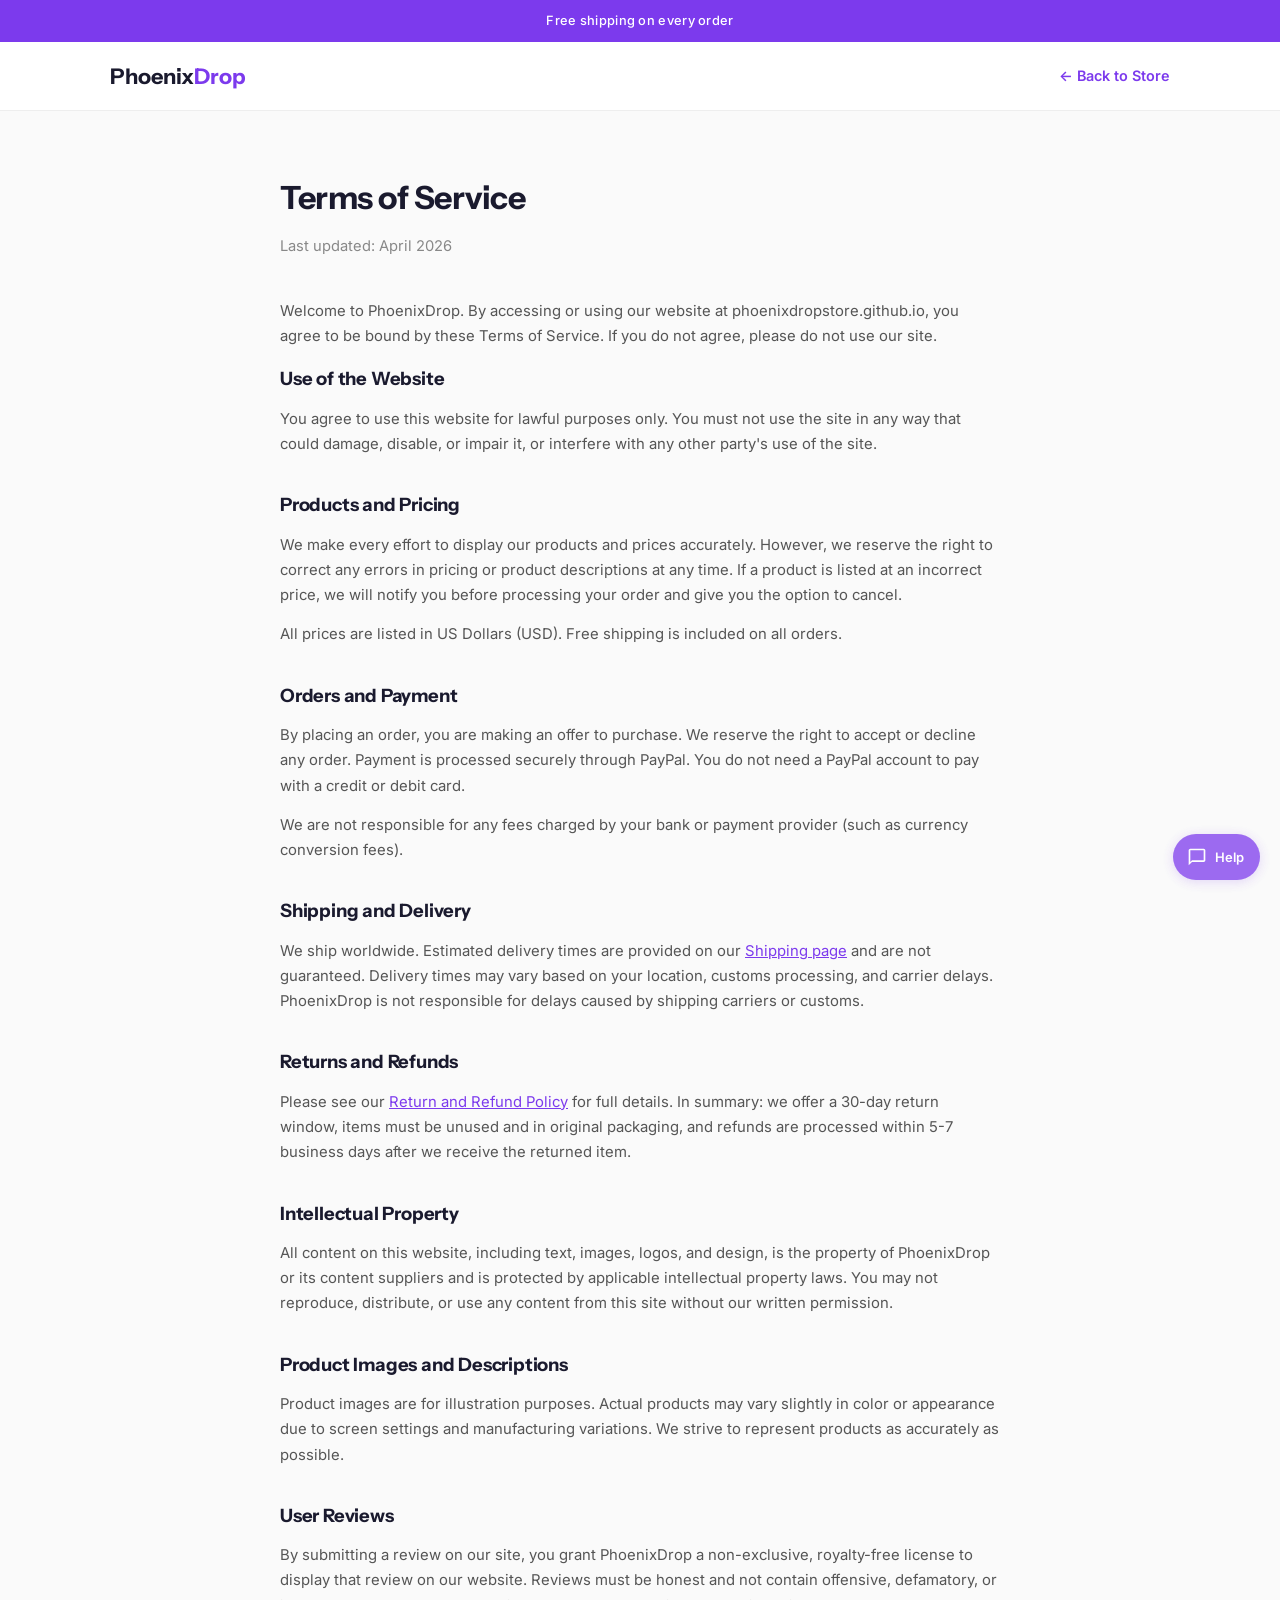
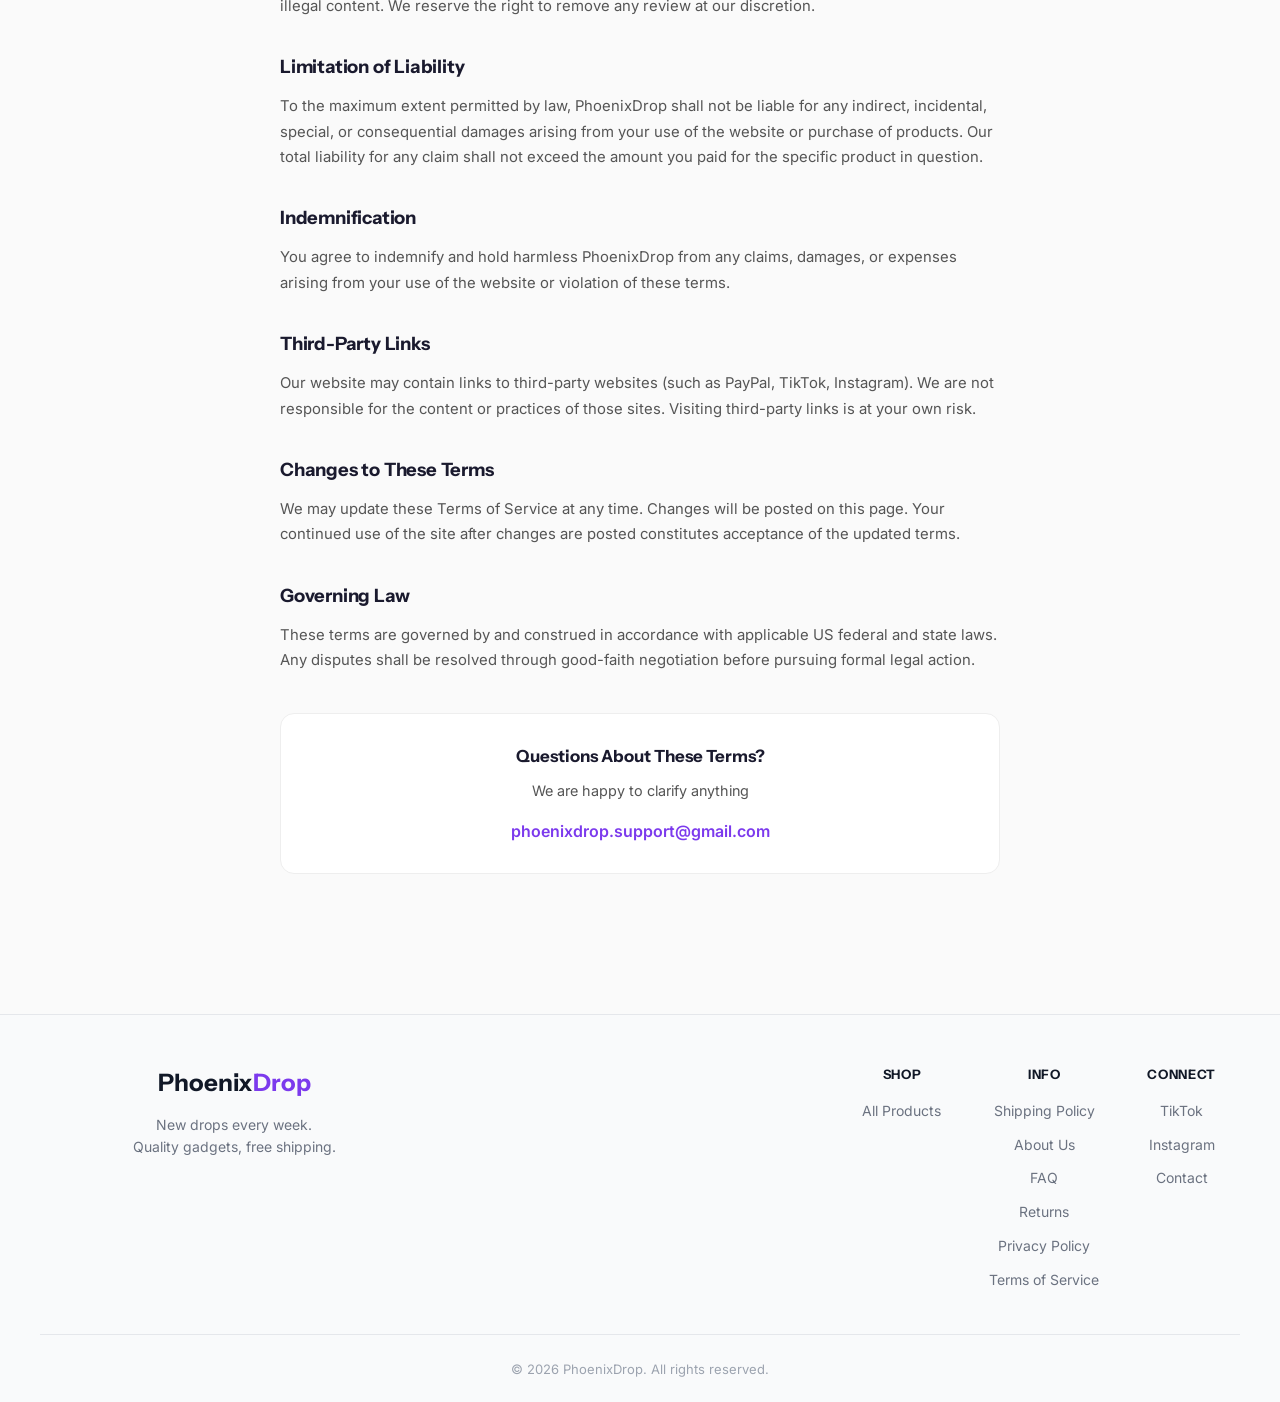
<file: terms.html>
<!DOCTYPE html>
<html lang="en">
<head>
<meta charset="UTF-8">
<meta name="viewport" content="width=device-width,initial-scale=1.0">
<title>Terms of Service | PhoenixDrop</title>
<link rel="preconnect" href="https://fonts.googleapis.com">
<link href="https://fonts.googleapis.com/css2?family=Instrument+Sans:wght@400;500;600;700&family=Inter:wght@400;500;600&display=swap" rel="stylesheet">
<style>
*{margin:0;padding:0;box-sizing:border-box;}
:root{--purple:#7c3aed;--bg:#fafafa;--card:#fff;--text1:#1a1a2e;--text3:#555;--text4:#888;--border:#eee;--font-d:'Instrument Sans',sans-serif;--font-b:'Inter',sans-serif;}
body{font-family:var(--font-b);background:var(--bg);color:var(--text1);line-height:1.7;}
.top-bar{background:var(--purple);color:#fff;text-align:center;padding:10px;font-size:.8rem;font-weight:500;letter-spacing:.3px;}
header{background:var(--card);border-bottom:1px solid var(--border);padding:16px 0;position:sticky;top:0;z-index:100;}
.hdr-inner{max-width:1100px;margin:0 auto;padding:0 20px;display:flex;align-items:center;justify-content:space-between;}
.logo a{text-decoration:none;font-family:var(--font-d);font-size:1.35rem;font-weight:700;color:var(--text1);}
.logo em{font-style:normal;color:var(--purple);}
.back-link{color:var(--purple);text-decoration:none;font-weight:600;font-size:.9rem;}
.back-link:hover{text-decoration:underline;}
.page-wrap{max-width:760px;margin:0 auto;padding:60px 20px 80px;}
h1{font-family:var(--font-d);font-size:2rem;font-weight:700;margin-bottom:8px;letter-spacing:-.5px;}
.subtitle{color:var(--text4);font-size:.92rem;margin-bottom:40px;}
h2{font-family:var(--font-d);font-size:1.15rem;font-weight:700;margin:32px 0 12px;color:var(--text1);letter-spacing:-.2px;}
h2:first-of-type{margin-top:0;}
p{color:var(--text3);margin-bottom:14px;font-size:.93rem;}
ul{color:var(--text3);margin:0 0 14px 20px;font-size:.93rem;}
li{margin-bottom:6px;}
.highlight-box{background:linear-gradient(135deg,#f5f0ff,#ede5ff);border-left:4px solid var(--purple);padding:20px 24px;border-radius:0 12px 12px 0;margin:24px 0;}
.highlight-box p{color:var(--text1);margin:0;font-weight:500;}
.contact-box{background:var(--card);border:1px solid var(--border);border-radius:14px;padding:28px;margin-top:40px;text-align:center;}
.contact-box h3{font-family:var(--font-d);font-size:1.05rem;margin-bottom:8px;}
.contact-box a{color:var(--purple);font-weight:600;text-decoration:none;}
.contact-box a:hover{text-decoration:underline;}
footer{text-align:center;padding:40px 20px;border-top:1px solid var(--border);margin-top:40px;}
.f-brand{font-family:var(--font-d);font-weight:700;font-size:1.1rem;}
.f-brand em{font-style:normal;color:var(--purple);}
.f-copy{font-size:.75rem;color:var(--text4);margin-top:8px;}
@media(max-width:600px){h1{font-size:1.5rem;}}
</style>
</head>
<body>
<div class="top-bar">Free shipping on every order</div>
<header>
  <div class="hdr-inner">
    <div class="logo"><a href="index.html">Phoenix<em>Drop</em></a></div>
    <a href="index.html" class="back-link">&larr; Back to Store</a>
  </div>
</header>

<div class="page-wrap">
  <h1>Terms of Service</h1>
  <p class="subtitle">Last updated: April 2026</p>

  <p>Welcome to PhoenixDrop. By accessing or using our website at phoenixdropstore.github.io, you agree to be bound by these Terms of Service. If you do not agree, please do not use our site.</p>

  <h2>Use of the Website</h2>
  <p>You agree to use this website for lawful purposes only. You must not use the site in any way that could damage, disable, or impair it, or interfere with any other party's use of the site.</p>

  <h2>Products and Pricing</h2>
  <p>We make every effort to display our products and prices accurately. However, we reserve the right to correct any errors in pricing or product descriptions at any time. If a product is listed at an incorrect price, we will notify you before processing your order and give you the option to cancel.</p>
  <p>All prices are listed in US Dollars (USD). Free shipping is included on all orders.</p>

  <h2>Orders and Payment</h2>
  <p>By placing an order, you are making an offer to purchase. We reserve the right to accept or decline any order. Payment is processed securely through PayPal. You do not need a PayPal account to pay with a credit or debit card.</p>
  <p>We are not responsible for any fees charged by your bank or payment provider (such as currency conversion fees).</p>

  <h2>Shipping and Delivery</h2>
  <p>We ship worldwide. Estimated delivery times are provided on our <a href="shipping.html" style="color:var(--purple);">Shipping page</a> and are not guaranteed. Delivery times may vary based on your location, customs processing, and carrier delays. PhoenixDrop is not responsible for delays caused by shipping carriers or customs.</p>

  <h2>Returns and Refunds</h2>
  <p>Please see our <a href="returns.html" style="color:var(--purple);">Return and Refund Policy</a> for full details. In summary: we offer a 30-day return window, items must be unused and in original packaging, and refunds are processed within 5-7 business days after we receive the returned item.</p>

  <h2>Intellectual Property</h2>
  <p>All content on this website, including text, images, logos, and design, is the property of PhoenixDrop or its content suppliers and is protected by applicable intellectual property laws. You may not reproduce, distribute, or use any content from this site without our written permission.</p>

  <h2>Product Images and Descriptions</h2>
  <p>Product images are for illustration purposes. Actual products may vary slightly in color or appearance due to screen settings and manufacturing variations. We strive to represent products as accurately as possible.</p>

  <h2>User Reviews</h2>
  <p>By submitting a review on our site, you grant PhoenixDrop a non-exclusive, royalty-free license to display that review on our website. Reviews must be honest and not contain offensive, defamatory, or illegal content. We reserve the right to remove any review at our discretion.</p>

  <h2>Limitation of Liability</h2>
  <p>To the maximum extent permitted by law, PhoenixDrop shall not be liable for any indirect, incidental, special, or consequential damages arising from your use of the website or purchase of products. Our total liability for any claim shall not exceed the amount you paid for the specific product in question.</p>

  <h2>Indemnification</h2>
  <p>You agree to indemnify and hold harmless PhoenixDrop from any claims, damages, or expenses arising from your use of the website or violation of these terms.</p>

  <h2>Third-Party Links</h2>
  <p>Our website may contain links to third-party websites (such as PayPal, TikTok, Instagram). We are not responsible for the content or practices of those sites. Visiting third-party links is at your own risk.</p>

  <h2>Changes to These Terms</h2>
  <p>We may update these Terms of Service at any time. Changes will be posted on this page. Your continued use of the site after changes are posted constitutes acceptance of the updated terms.</p>

  <h2>Governing Law</h2>
  <p>These terms are governed by and construed in accordance with applicable US federal and state laws. Any disputes shall be resolved through good-faith negotiation before pursuing formal legal action.</p>

  <div class="contact-box">
    <h3>Questions About These Terms?</h3>
    <p style="color:var(--text3);font-size:.9rem;">We are happy to clarify anything</p>
    <a href="mailto:phoenixdrop.support@gmail.com">phoenixdrop.support@gmail.com</a>
  </div>
</div>


<!-- PHOENIX_CHAT_START -->

<style>
/* PhoenixDrop Chat Mobile Fix v7.1 */

/* Force trigger to be a visible bottom-right pill on mobile */
@media screen and (max-width: 640px) {
  #pd-chat-trigger,
  .pd-chat-trigger,
  [onclick*="PD_Chat.toggle"],
  [onclick*="PD_Chat.open"] {
    position: fixed !important;
    bottom: 20px !important;
    right: 16px !important;
    left: auto !important;
    top: auto !important;
    transform: none !important;
    writing-mode: horizontal-tb !important;
    opacity: 1 !important;
    visibility: visible !important;
    z-index: 99999 !important;
    width: auto !important;
    height: auto !important;
    min-width: 56px !important;
    min-height: 44px !important;
    display: flex !important;
    align-items: center !important;
    justify-content: center !important;
    padding: 10px 18px !important;
    border-radius: 50px !important;
    background: #7c3aed !important;
    color: white !important;
    font-size: 14px !important;
    font-weight: 600 !important;
    font-family: 'Inter', sans-serif !important;
    box-shadow: 0 4px 15px rgba(124,58,237,0.35) !important;
    cursor: pointer !important;
    letter-spacing: 0 !important;
    text-orientation: mixed !important;
    border: none !important;
  }
}

/* Chat window: full-width bottom sheet on mobile */
@media screen and (max-width: 640px) {
  #pd-chat-window,
  .pd-chat-window {
    position: fixed !important;
    bottom: 0 !important;
    right: 0 !important;
    left: 0 !important;
    top: auto !important;
    width: 100% !important;
    max-width: 100% !important;
    height: 85vh !important;
    max-height: 85vh !important;
    border-radius: 16px 16px 0 0 !important;
    z-index: 100000 !important;
  }

  /* Close button in chat header - always visible and tappable */
  #pd-chat-window .pd-chat-close,
  #pd-chat-window [onclick*="close"],
  #pd-chat-window [onclick*="toggle"],
  .pd-chat-window .pd-chat-close,
  .pd-chat-window [onclick*="close"],
  .pd-chat-window [onclick*="toggle"],
  .pd-chat-header button,
  .pd-chat-header .close,
  .pd-chat-header [class*="close"],
  #pd-chat-window button[style*="close"],
  #pd-chat-window .pd-chat-head button,
  .pd-chat-head button {
    display: flex !important;
    align-items: center !important;
    justify-content: center !important;
    min-width: 36px !important;
    min-height: 36px !important;
    width: 36px !important;
    height: 36px !important;
    font-size: 20px !important;
    opacity: 1 !important;
    visibility: visible !important;
    pointer-events: auto !important;
    cursor: pointer !important;
    background: rgba(255,255,255,0.2) !important;
    border: none !important;
    border-radius: 50% !important;
    color: white !important;
    position: relative !important;
    z-index: 100001 !important;
    -webkit-tap-highlight-color: transparent !important;
  }
}
</style>

<script>
/* Mobile close fallback: if no close button found, inject one */
(function(){
  function ensureMobileClose(){
    var win = document.getElementById('pd-chat-window');
    if(!win) return;
    var head = win.querySelector('.pd-chat-head') || win.querySelector('.pd-chat-header') || win.firstElementChild;
    if(!head) return;
    var existing = head.querySelector('.pd-mob-close');
    if(existing) return;
    var btn = document.createElement('button');
    btn.className = 'pd-mob-close';
    btn.innerHTML = '&times;';
    btn.setAttribute('aria-label','Close chat');
    btn.style.cssText = 'position:absolute;top:10px;right:12px;width:36px;height:36px;min-width:36px;min-height:36px;border-radius:50%;background:rgba(255,255,255,0.2);border:none;color:white;font-size:22px;display:flex;align-items:center;justify-content:center;cursor:pointer;z-index:100002;-webkit-tap-highlight-color:transparent;';
    btn.onclick = function(){
      if(typeof PD_Chat !== 'undefined' && PD_Chat.toggle) { PD_Chat.toggle(); }
      else if(typeof PD_Chat !== 'undefined' && PD_Chat.close) { PD_Chat.close(); }
      else { win.style.display = 'none'; }
    };
    head.style.position = 'relative';
    head.appendChild(btn);
  }
  if(document.readyState === 'loading'){
    document.addEventListener('DOMContentLoaded', function(){ setTimeout(ensureMobileClose, 500); });
  } else {
    setTimeout(ensureMobileClose, 500);
  }
  var obs = new MutationObserver(function(){ setTimeout(ensureMobileClose, 200); });
  obs.observe(document.body, {childList:true, subtree:true});
})();
</script>

<!-- PhoenixDrop Smart Assistant v1.1 -->
<style>
/* ===== LAUNCHER: subtle on desktop, slim tab on mobile ===== */
#pd-chat-launcher {
    position: fixed;
    bottom: 20px;
    right: 20px;
    z-index: 9999;
    height: 46px;
    border-radius: 23px;
    background: #7c3aed;
    border: none;
    cursor: pointer;
    box-shadow: 0 2px 12px rgba(124,58,237,0.25);
    display: flex;
    align-items: center;
    justify-content: center;
    gap: 8px;
    padding: 0 16px 0 14px;
    transition: all 0.25s ease;
    opacity: 0.75;
}
#pd-chat-launcher:hover {
    opacity: 1;
    box-shadow: 0 4px 20px rgba(124,58,237,0.4);
    transform: scale(1.03);
}
#pd-chat-launcher svg {
    width: 20px;
    height: 20px;
    fill: #fff;
    flex-shrink: 0;
}
#pd-chat-launcher .pd-launch-label {
    color: #fff;
    font-size: 13px;
    font-weight: 600;
    font-family: 'Inter', sans-serif;
    white-space: nowrap;
}
#pd-chat-launcher .pd-close-icon { display: none; }
#pd-chat-launcher.open .pd-chat-icon { display: none; }
#pd-chat-launcher.open .pd-launch-label { display: none; }
#pd-chat-launcher.open .pd-close-icon { display: block; }
#pd-chat-launcher.open {
    width: 42px;
    height: 42px;
    border-radius: 50%%;
    padding: 0;
    opacity: 1;
}

/* ===== CHAT WINDOW ===== */
#pd-chat-window {
    position: fixed;
    bottom: 76px;
    right: 20px;
    z-index: 9998;
    width: 370px;
    max-width: calc(100vw - 24px);
    height: 500px;
    max-height: calc(100vh - 100px);
    background: #fff;
    border-radius: 16px;
    box-shadow: 0 12px 48px rgba(0,0,0,0.15);
    display: none;
    flex-direction: column;
    overflow: hidden;
    font-family: 'Inter', sans-serif;
    border: 1px solid #e5e7eb;
}
#pd-chat-window.open {
    display: flex;
    animation: pdChatSlideUp 0.25s ease-out;
}
@keyframes pdChatSlideUp {
    from { opacity: 0; transform: translateY(12px); }
    to { opacity: 1; transform: translateY(0); }
}

#pd-chat-header {
    background: #7c3aed;
    color: #fff;
    padding: 14px 18px;
    display: flex;
    align-items: center;
    gap: 10px;
    flex-shrink: 0;
}
#pd-chat-header-avatar {
    width: 32px;
    height: 32px;
    border-radius: 50%%;
    background: rgba(255,255,255,0.2);
    display: flex;
    align-items: center;
    justify-content: center;
    font-size: 16px;
}
#pd-chat-header-info h3 {
    margin: 0;
    font-size: 14px;
    font-weight: 600;
    font-family: 'Instrument Sans', 'Inter', sans-serif;
}
#pd-chat-header-info p {
    margin: 2px 0 0 0;
    font-size: 11px;
    opacity: 0.85;
}

#pd-chat-messages {
    flex: 1;
    overflow-y: auto;
    padding: 14px;
    display: flex;
    flex-direction: column;
    gap: 10px;
    background: #f9fafb;
}
#pd-chat-messages::-webkit-scrollbar { width: 4px; }
#pd-chat-messages::-webkit-scrollbar-thumb { background: #d1d5db; border-radius: 4px; }

.pd-msg {
    max-width: 85%%;
    padding: 10px 14px;
    border-radius: 12px;
    font-size: 14px;
    line-height: 1.5;
    word-wrap: break-word;
}
.pd-msg-bot {
    background: #fff;
    color: #111827;
    align-self: flex-start;
    border: 1px solid #e5e7eb;
    border-bottom-left-radius: 4px;
}
.pd-msg-user {
    background: #7c3aed;
    color: #fff;
    align-self: flex-end;
    border-bottom-right-radius: 4px;
}
.pd-msg-bot a {
    color: #7c3aed;
    text-decoration: underline;
}

.pd-typing {
    display: flex;
    gap: 4px;
    padding: 10px 14px;
    align-self: flex-start;
}
.pd-typing span {
    width: 8px;
    height: 8px;
    border-radius: 50%%;
    background: #d1d5db;
    animation: pdTypingBounce 1.2s ease-in-out infinite;
}
.pd-typing span:nth-child(2) { animation-delay: 0.2s; }
.pd-typing span:nth-child(3) { animation-delay: 0.4s; }
@keyframes pdTypingBounce {
    0%%,80%%,100%% { transform: translateY(0); }
    40%% { transform: translateY(-6px); }
}

.pd-quick-replies {
    display: flex;
    flex-wrap: wrap;
    gap: 6px;
    margin-top: 6px;
}
.pd-quick-btn {
    background: #f3f0ff;
    color: #7c3aed;
    border: 1px solid #ddd6fe;
    border-radius: 20px;
    padding: 6px 14px;
    font-size: 13px;
    cursor: pointer;
    transition: all 0.15s;
    font-family: 'Inter', sans-serif;
}
.pd-quick-btn:hover {
    background: #7c3aed;
    color: #fff;
    border-color: #7c3aed;
}

#pd-chat-input-area {
    padding: 10px 14px;
    border-top: 1px solid #e5e7eb;
    display: flex;
    gap: 8px;
    background: #fff;
    flex-shrink: 0;
}
#pd-chat-input {
    flex: 1;
    border: 1px solid #e5e7eb;
    border-radius: 24px;
    padding: 10px 16px;
    font-size: 14px;
    outline: none;
    font-family: 'Inter', sans-serif;
    transition: border-color 0.15s;
}
#pd-chat-input:focus { border-color: #7c3aed; }
#pd-chat-send {
    width: 38px;
    height: 38px;
    border-radius: 50%%;
    background: #7c3aed;
    border: none;
    cursor: pointer;
    display: flex;
    align-items: center;
    justify-content: center;
    transition: background 0.15s;
    flex-shrink: 0;
}
#pd-chat-send:hover { background: #6d28d9; }
#pd-chat-send svg { width: 18px; height: 18px; fill: #fff; }

/* ===== MESSAGE FORM (escalation) ===== */
#pd-msg-form {
    display: none;
    padding: 16px;
    background: #f9fafb;
    flex-direction: column;
    gap: 10px;
    flex: 1;
    overflow-y: auto;
}
#pd-msg-form h4 {
    margin: 0 0 4px 0;
    font-size: 15px;
    color: #111827;
    font-family: 'Instrument Sans', 'Inter', sans-serif;
}
#pd-msg-form p {
    margin: 0 0 8px 0;
    font-size: 13px;
    color: #6b7280;
}
#pd-msg-form input,
#pd-msg-form textarea,
#pd-msg-form select {
    width: 100%%;
    border: 1px solid #e5e7eb;
    border-radius: 8px;
    padding: 10px 12px;
    font-size: 14px;
    font-family: 'Inter', sans-serif;
    outline: none;
    box-sizing: border-box;
}
#pd-msg-form input:focus,
#pd-msg-form textarea:focus,
#pd-msg-form select:focus {
    border-color: #7c3aed;
}
#pd-msg-form textarea { resize: vertical; min-height: 80px; }
#pd-msg-form-submit {
    background: #7c3aed;
    color: #fff;
    border: none;
    border-radius: 8px;
    padding: 12px;
    font-size: 14px;
    font-weight: 600;
    cursor: pointer;
    transition: background 0.15s;
    font-family: 'Inter', sans-serif;
}
#pd-msg-form-submit:hover { background: #6d28d9; }
#pd-msg-form-success {
    display: none;
    text-align: center;
    padding: 24px 16px;
}
#pd-msg-form-success svg { width: 48px; height: 48px; margin-bottom: 12px; }
.pd-back-to-chat {
    background: none;
    border: 1px solid #e5e7eb;
    border-radius: 8px;
    padding: 8px 16px;
    font-size: 13px;
    cursor: pointer;
    color: #6b7280;
    margin-top: 8px;
    font-family: 'Inter', sans-serif;
}
.pd-back-to-chat:hover { border-color: #7c3aed; color: #7c3aed; }

/* ===== MOBILE: slim side tab instead of floating circle ===== */
@media (max-width: 640px) {
    #pd-chat-launcher {
        bottom: auto;
        top: 50%%;
        right: 0;
        transform: translateY(-50%%) rotate(-90deg);
        transform-origin: right center;
        border-radius: 10px 10px 0 0;
        padding: 6px 14px;
        height: auto;
        opacity: 0.85;
        box-shadow: -2px 0 10px rgba(124,58,237,0.2);
    }
    #pd-chat-launcher:hover {
        opacity: 1;
        transform: translateY(-50%%) rotate(-90deg) scale(1);
    }
    #pd-chat-launcher svg { width: 16px; height: 16px; }
    #pd-chat-launcher .pd-launch-label { font-size: 12px; }
    #pd-chat-launcher.open {
        top: auto;
        bottom: 8px;
        right: 8px;
        width: 40px;
        height: 40px;
        border-radius: 50%%;
        padding: 0;
        transform: none;
        opacity: 1;
    }
    #pd-chat-window {
        right: 0;
        bottom: 0;
        left: 0;
        top: auto;
        width: 100vw;
        max-width: 100vw;
        height: 85vh;
        max-height: 85vh;
        border-radius: 16px 16px 0 0;
    }
}
</style>

<button id="pd-chat-launcher" onclick="window.PD_Chat.toggle()" aria-label="Chat with us">
    <svg class="pd-chat-icon" viewBox="0 0 24 24"><path d="M20 2H4c-1.1 0-2 .9-2 2v18l4-4h14c1.1 0 2-.9 2-2V4c0-1.1-.9-2-2-2zm0 14H6l-2 2V4h16v12z"/></svg>
    <span class="pd-launch-label">Help</span>
    <svg class="pd-close-icon" viewBox="0 0 24 24"><path d="M19 6.41L17.59 5 12 10.59 6.41 5 5 6.41 10.59 12 5 17.59 6.41 19 12 13.41 17.59 19 19 17.59 13.41 12z"/></svg>
</button>

<div id="pd-chat-window">
    <div id="pd-chat-header">
        <div id="pd-chat-header-avatar">🔥</div>
        <div id="pd-chat-header-info">
            <h3>PhoenixDrop Support</h3>
            <p>✅ Online now</p>
        </div>
    </div>
    <div id="pd-chat-messages"></div>
    <div id="pd-msg-form">
        <h4>📩 Leave us a message</h4>
        <p>We'll get back to you within 24 hours.</p>
        <input type="text" id="pd-msg-name" placeholder="Your name" required>
        <input type="email" id="pd-msg-email" placeholder="Your email" required>
        <select id="pd-msg-topic">
            <option value="">Select a topic...</option>
            <option value="order">Order issue</option>
            <option value="shipping">Shipping question</option>
            <option value="return">Return / Refund</option>
            <option value="product">Product question</option>
            <option value="payment">Payment issue</option>
            <option value="other">Other</option>
        </select>
        <input type="text" id="pd-msg-order-id" placeholder="Order ID (if applicable)">
        <textarea id="pd-msg-body" placeholder="Describe your issue in detail..."></textarea>
        <button id="pd-msg-form-submit" onclick="window.PD_Chat.submitMessage()">Send Message</button>
        <button class="pd-back-to-chat" onclick="window.PD_Chat.backToChat()">Back to chat</button>
        <div id="pd-msg-form-success">
            <svg viewBox="0 0 24 24" fill="#10b981"><path d="M12 2C6.48 2 2 6.48 2 12s4.48 10 10 10 10-4.48 10-10S17.52 2 12 2zm-2 15l-5-5 1.41-1.41L10 14.17l7.59-7.59L19 8l-9 9z"/></svg>
            <h4 style="color:#111827;margin:0 0 4px 0;">Message sent!</h4>
            <p style="color:#6b7280;font-size:13px;margin:0;">We'll reply to your email within 24 hours.</p>
            <button class="pd-back-to-chat" onclick="window.PD_Chat.backToChat()" style="margin-top:16px;">Back to chat</button>
        </div>
    </div>
    <div id="pd-chat-input-area">
        <input type="text" id="pd-chat-input" placeholder="Type a message..." onkeydown="if(event.key==='Enter')window.PD_Chat.send()">
        <button id="pd-chat-send" onclick="window.PD_Chat.send()">
            <svg viewBox="0 0 24 24"><path d="M2.01 21L23 12 2.01 3 2 10l15 2-15 2z"/></svg>
        </button>
    </div>
</div>
<script src="js/chatbot.js"></script>
<!-- PHOENIX_CHAT_END -->


<!-- PHOENIX_FOOTER_START -->

<style>
/* PhoenixDrop Footer v7.0 */
.pd-ft{background:#f9fafb;border-top:1px solid #e5e7eb;padding:0;margin-top:60px;font-family:'Inter',sans-serif}
.pd-ft-inner{max-width:1200px;margin:0 auto;padding:48px 24px 32px;display:flex;justify-content:space-between;align-items:flex-start;gap:40px;flex-wrap:wrap}
.pd-ft-brand{flex:1;min-width:220px;max-width:340px}
.pd-ft-logo{font-family:'Instrument Sans',sans-serif;font-size:24px;font-weight:700;color:#111827;margin:0 0 10px}
.pd-ft-logo span{color:#7c3aed}
.pd-ft-brand p{color:#6b7280;font-size:14px;line-height:1.6;margin:0}
.pd-ft-cols{display:flex;gap:48px;flex-wrap:wrap}
.pd-ft-col h4{font-family:'Instrument Sans',sans-serif;font-size:13px;font-weight:700;color:#111827;text-transform:uppercase;letter-spacing:0.05em;margin:0 0 14px}
.pd-ft-col a{display:block;color:#6b7280;font-size:14px;text-decoration:none;margin:0 0 10px;transition:color 0.15s}
.pd-ft-col a:hover{color:#7c3aed}
.pd-ft-bottom{max-width:1200px;margin:0 auto;padding:20px 24px;border-top:1px solid #e5e7eb}
.pd-ft-bottom span{color:#9ca3af;font-size:13px}
@media(max-width:768px){
.pd-ft-inner{flex-direction:column;align-items:center;text-align:center;padding:40px 20px 24px;gap:32px}
.pd-ft-brand{max-width:100%;min-width:0}
.pd-ft-cols{justify-content:center;gap:36px}
.pd-ft-col{min-width:100px}
.pd-ft-bottom{text-align:center;padding:16px 20px}
}
</style>

<footer class="pd-ft">
<div class="pd-ft-inner">
<div class="pd-ft-brand">
<div class="pd-ft-logo">Phoenix<span>Drop</span></div>
<p>New drops every week.<br>Quality gadgets, free shipping.</p>
</div>
<div class="pd-ft-cols">
<div class="pd-ft-col">
<h4>Shop</h4>
<a href="index.html">All Products</a>
</div>
<div class="pd-ft-col">
<h4>Info</h4>
<a href="shipping.html">Shipping Policy</a>
<a href="about.html">About Us</a>
<a href="faq.html">FAQ</a>
<a href="returns.html">Returns</a>
<a href="privacy.html">Privacy Policy</a>
<a href="terms.html">Terms of Service</a>
</div>
<div class="pd-ft-col">
<h4>Connect</h4>
<a href="https://www.tiktok.com/@phoenixdropstore" target="_blank" rel="noopener">TikTok</a>
<a href="https://www.instagram.com/phoenixdropstore" target="_blank" rel="noopener">Instagram</a>
<a href="mailto:phoenixdrop.support@gmail.com">Contact</a>
</div>
</div>
</div>
<div class="pd-ft-bottom">
<span>&copy; 2026 PhoenixDrop. All rights reserved.</span>
</div>
</footer>
<!-- PHOENIX_FOOTER_END -->

</body>
</html>
</file>
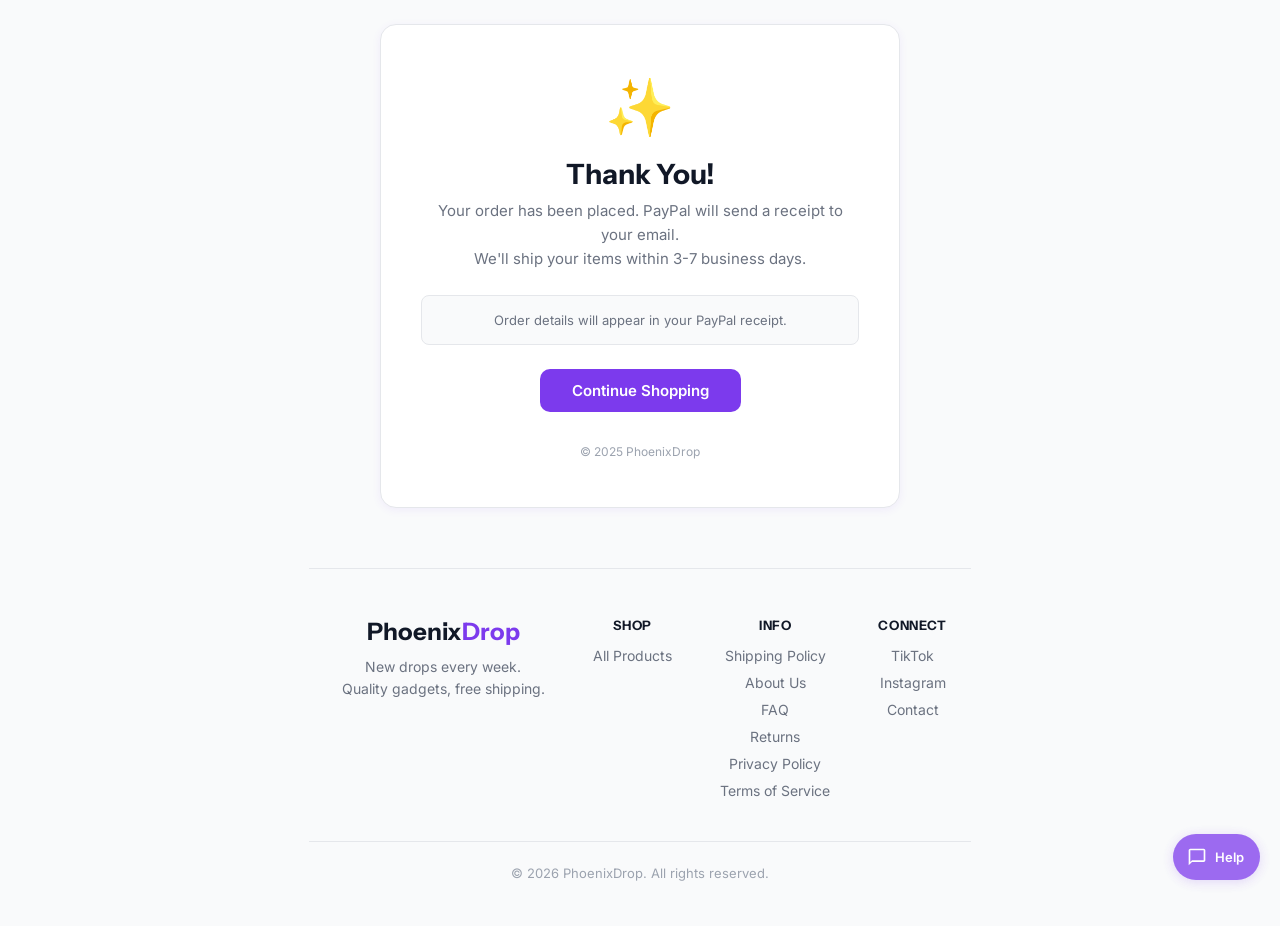
<file: thank-you.html>
<!DOCTYPE html>
<html lang="en">
<head>
<meta charset="UTF-8">
<meta name="viewport" content="width=device-width,initial-scale=1.0">
<title>Thank You &mdash; PhoenixDrop</title>
<link href="https://fonts.googleapis.com/css2?family=Instrument+Sans:wght@400;600;700&family=Inter:wght@400;500;600&display=swap" rel="stylesheet">
<style>
*{margin:0;padding:0;box-sizing:border-box}
body{font-family:'Inter',sans-serif;background:#f9fafb;color:#111827;
  min-height:100vh;display:flex;flex-direction:column;align-items:center;
  justify-content:center;text-align:center;padding:24px}
.ty-card{background:#fff;border:1px solid #e5e7eb;border-radius:16px;
  padding:48px 40px;max-width:520px;width:100%;
  box-shadow:0 2px 8px rgba(124,58,237,.08)}
.ty-icon{font-size:56px;margin-bottom:16px}
.ty-title{font-family:'Instrument Sans',sans-serif;font-size:28px;
  font-weight:700;margin-bottom:8px}
.ty-sub{font-size:15px;color:#6b7280;margin-bottom:24px;line-height:1.6}
.ty-order{background:#f9fafb;border:1px solid #e5e7eb;border-radius:8px;
  padding:16px;margin-bottom:24px;font-size:13px;color:#6b7280}
.ty-order strong{color:#111827}
.ty-btn{display:inline-block;padding:12px 32px;background:#7c3aed;
  color:#fff;border-radius:10px;font-size:15px;font-weight:600;
  text-decoration:none;transition:background .2s}
.ty-btn:hover{background:#6d28d9;text-decoration:none}
.ty-footer{margin-top:32px;font-size:12px;color:#9ca3af}
</style>
</head>
<body>
<div class="ty-card">
  <div class="ty-icon">&#10024;</div>
  <div class="ty-title">Thank You!</div>
  <div class="ty-sub">
    Your order has been placed. PayPal will send a receipt to your email.<br>
    We'll ship your items within 3-7 business days.
  </div>
  <div class="ty-order" id="ty-order"></div>
  <a href="index.html" class="ty-btn">Continue Shopping</a>
  <div class="ty-footer">&copy; 2025 PhoenixDrop</div>
</div>

<script>
(function () {
  /* Show most recent order info */
  var orders = [];
  try { orders = JSON.parse(localStorage.getItem("pd_orders") || "[]"); } catch (e) {}
  var el = document.getElementById("ty-order");
  if (orders.length > 0) {
    var last = orders[orders.length - 1];
    el.innerHTML = "<strong>Order:</strong> " + (last.id || "N/A")
      + " &nbsp;|&nbsp; <strong>Total:</strong> $" + (parseFloat(last.total) || 0).toFixed(2)
      + " &nbsp;|&nbsp; <strong>Items:</strong> " + (last.items ? last.items.length : 0);
  } else {
    el.innerHTML = "Order details will appear in your PayPal receipt.";
  }
  /* Clear cart after successful purchase */
  localStorage.removeItem("pd_cart");
})();
</script>

<!-- PHOENIX_CHAT_START -->

<style>
/* PhoenixDrop Chat Mobile Fix v7.1 */

/* Force trigger to be a visible bottom-right pill on mobile */
@media screen and (max-width: 640px) {
  #pd-chat-trigger,
  .pd-chat-trigger,
  [onclick*="PD_Chat.toggle"],
  [onclick*="PD_Chat.open"] {
    position: fixed !important;
    bottom: 20px !important;
    right: 16px !important;
    left: auto !important;
    top: auto !important;
    transform: none !important;
    writing-mode: horizontal-tb !important;
    opacity: 1 !important;
    visibility: visible !important;
    z-index: 99999 !important;
    width: auto !important;
    height: auto !important;
    min-width: 56px !important;
    min-height: 44px !important;
    display: flex !important;
    align-items: center !important;
    justify-content: center !important;
    padding: 10px 18px !important;
    border-radius: 50px !important;
    background: #7c3aed !important;
    color: white !important;
    font-size: 14px !important;
    font-weight: 600 !important;
    font-family: 'Inter', sans-serif !important;
    box-shadow: 0 4px 15px rgba(124,58,237,0.35) !important;
    cursor: pointer !important;
    letter-spacing: 0 !important;
    text-orientation: mixed !important;
    border: none !important;
  }
}

/* Chat window: full-width bottom sheet on mobile */
@media screen and (max-width: 640px) {
  #pd-chat-window,
  .pd-chat-window {
    position: fixed !important;
    bottom: 0 !important;
    right: 0 !important;
    left: 0 !important;
    top: auto !important;
    width: 100% !important;
    max-width: 100% !important;
    height: 85vh !important;
    max-height: 85vh !important;
    border-radius: 16px 16px 0 0 !important;
    z-index: 100000 !important;
  }

  /* Close button in chat header - always visible and tappable */
  #pd-chat-window .pd-chat-close,
  #pd-chat-window [onclick*="close"],
  #pd-chat-window [onclick*="toggle"],
  .pd-chat-window .pd-chat-close,
  .pd-chat-window [onclick*="close"],
  .pd-chat-window [onclick*="toggle"],
  .pd-chat-header button,
  .pd-chat-header .close,
  .pd-chat-header [class*="close"],
  #pd-chat-window button[style*="close"],
  #pd-chat-window .pd-chat-head button,
  .pd-chat-head button {
    display: flex !important;
    align-items: center !important;
    justify-content: center !important;
    min-width: 36px !important;
    min-height: 36px !important;
    width: 36px !important;
    height: 36px !important;
    font-size: 20px !important;
    opacity: 1 !important;
    visibility: visible !important;
    pointer-events: auto !important;
    cursor: pointer !important;
    background: rgba(255,255,255,0.2) !important;
    border: none !important;
    border-radius: 50% !important;
    color: white !important;
    position: relative !important;
    z-index: 100001 !important;
    -webkit-tap-highlight-color: transparent !important;
  }
}
</style>

<script>
/* Mobile close fallback: if no close button found, inject one */
(function(){
  function ensureMobileClose(){
    var win = document.getElementById('pd-chat-window');
    if(!win) return;
    var head = win.querySelector('.pd-chat-head') || win.querySelector('.pd-chat-header') || win.firstElementChild;
    if(!head) return;
    var existing = head.querySelector('.pd-mob-close');
    if(existing) return;
    var btn = document.createElement('button');
    btn.className = 'pd-mob-close';
    btn.innerHTML = '&times;';
    btn.setAttribute('aria-label','Close chat');
    btn.style.cssText = 'position:absolute;top:10px;right:12px;width:36px;height:36px;min-width:36px;min-height:36px;border-radius:50%;background:rgba(255,255,255,0.2);border:none;color:white;font-size:22px;display:flex;align-items:center;justify-content:center;cursor:pointer;z-index:100002;-webkit-tap-highlight-color:transparent;';
    btn.onclick = function(){
      if(typeof PD_Chat !== 'undefined' && PD_Chat.toggle) { PD_Chat.toggle(); }
      else if(typeof PD_Chat !== 'undefined' && PD_Chat.close) { PD_Chat.close(); }
      else { win.style.display = 'none'; }
    };
    head.style.position = 'relative';
    head.appendChild(btn);
  }
  if(document.readyState === 'loading'){
    document.addEventListener('DOMContentLoaded', function(){ setTimeout(ensureMobileClose, 500); });
  } else {
    setTimeout(ensureMobileClose, 500);
  }
  var obs = new MutationObserver(function(){ setTimeout(ensureMobileClose, 200); });
  obs.observe(document.body, {childList:true, subtree:true});
})();
</script>

<!-- PhoenixDrop Smart Assistant v1.1 -->
<style>
/* ===== LAUNCHER: subtle on desktop, slim tab on mobile ===== */
#pd-chat-launcher {
    position: fixed;
    bottom: 20px;
    right: 20px;
    z-index: 9999;
    height: 46px;
    border-radius: 23px;
    background: #7c3aed;
    border: none;
    cursor: pointer;
    box-shadow: 0 2px 12px rgba(124,58,237,0.25);
    display: flex;
    align-items: center;
    justify-content: center;
    gap: 8px;
    padding: 0 16px 0 14px;
    transition: all 0.25s ease;
    opacity: 0.75;
}
#pd-chat-launcher:hover {
    opacity: 1;
    box-shadow: 0 4px 20px rgba(124,58,237,0.4);
    transform: scale(1.03);
}
#pd-chat-launcher svg {
    width: 20px;
    height: 20px;
    fill: #fff;
    flex-shrink: 0;
}
#pd-chat-launcher .pd-launch-label {
    color: #fff;
    font-size: 13px;
    font-weight: 600;
    font-family: 'Inter', sans-serif;
    white-space: nowrap;
}
#pd-chat-launcher .pd-close-icon { display: none; }
#pd-chat-launcher.open .pd-chat-icon { display: none; }
#pd-chat-launcher.open .pd-launch-label { display: none; }
#pd-chat-launcher.open .pd-close-icon { display: block; }
#pd-chat-launcher.open {
    width: 42px;
    height: 42px;
    border-radius: 50%%;
    padding: 0;
    opacity: 1;
}

/* ===== CHAT WINDOW ===== */
#pd-chat-window {
    position: fixed;
    bottom: 76px;
    right: 20px;
    z-index: 9998;
    width: 370px;
    max-width: calc(100vw - 24px);
    height: 500px;
    max-height: calc(100vh - 100px);
    background: #fff;
    border-radius: 16px;
    box-shadow: 0 12px 48px rgba(0,0,0,0.15);
    display: none;
    flex-direction: column;
    overflow: hidden;
    font-family: 'Inter', sans-serif;
    border: 1px solid #e5e7eb;
}
#pd-chat-window.open {
    display: flex;
    animation: pdChatSlideUp 0.25s ease-out;
}
@keyframes pdChatSlideUp {
    from { opacity: 0; transform: translateY(12px); }
    to { opacity: 1; transform: translateY(0); }
}

#pd-chat-header {
    background: #7c3aed;
    color: #fff;
    padding: 14px 18px;
    display: flex;
    align-items: center;
    gap: 10px;
    flex-shrink: 0;
}
#pd-chat-header-avatar {
    width: 32px;
    height: 32px;
    border-radius: 50%%;
    background: rgba(255,255,255,0.2);
    display: flex;
    align-items: center;
    justify-content: center;
    font-size: 16px;
}
#pd-chat-header-info h3 {
    margin: 0;
    font-size: 14px;
    font-weight: 600;
    font-family: 'Instrument Sans', 'Inter', sans-serif;
}
#pd-chat-header-info p {
    margin: 2px 0 0 0;
    font-size: 11px;
    opacity: 0.85;
}

#pd-chat-messages {
    flex: 1;
    overflow-y: auto;
    padding: 14px;
    display: flex;
    flex-direction: column;
    gap: 10px;
    background: #f9fafb;
}
#pd-chat-messages::-webkit-scrollbar { width: 4px; }
#pd-chat-messages::-webkit-scrollbar-thumb { background: #d1d5db; border-radius: 4px; }

.pd-msg {
    max-width: 85%%;
    padding: 10px 14px;
    border-radius: 12px;
    font-size: 14px;
    line-height: 1.5;
    word-wrap: break-word;
}
.pd-msg-bot {
    background: #fff;
    color: #111827;
    align-self: flex-start;
    border: 1px solid #e5e7eb;
    border-bottom-left-radius: 4px;
}
.pd-msg-user {
    background: #7c3aed;
    color: #fff;
    align-self: flex-end;
    border-bottom-right-radius: 4px;
}
.pd-msg-bot a {
    color: #7c3aed;
    text-decoration: underline;
}

.pd-typing {
    display: flex;
    gap: 4px;
    padding: 10px 14px;
    align-self: flex-start;
}
.pd-typing span {
    width: 8px;
    height: 8px;
    border-radius: 50%%;
    background: #d1d5db;
    animation: pdTypingBounce 1.2s ease-in-out infinite;
}
.pd-typing span:nth-child(2) { animation-delay: 0.2s; }
.pd-typing span:nth-child(3) { animation-delay: 0.4s; }
@keyframes pdTypingBounce {
    0%%,80%%,100%% { transform: translateY(0); }
    40%% { transform: translateY(-6px); }
}

.pd-quick-replies {
    display: flex;
    flex-wrap: wrap;
    gap: 6px;
    margin-top: 6px;
}
.pd-quick-btn {
    background: #f3f0ff;
    color: #7c3aed;
    border: 1px solid #ddd6fe;
    border-radius: 20px;
    padding: 6px 14px;
    font-size: 13px;
    cursor: pointer;
    transition: all 0.15s;
    font-family: 'Inter', sans-serif;
}
.pd-quick-btn:hover {
    background: #7c3aed;
    color: #fff;
    border-color: #7c3aed;
}

#pd-chat-input-area {
    padding: 10px 14px;
    border-top: 1px solid #e5e7eb;
    display: flex;
    gap: 8px;
    background: #fff;
    flex-shrink: 0;
}
#pd-chat-input {
    flex: 1;
    border: 1px solid #e5e7eb;
    border-radius: 24px;
    padding: 10px 16px;
    font-size: 14px;
    outline: none;
    font-family: 'Inter', sans-serif;
    transition: border-color 0.15s;
}
#pd-chat-input:focus { border-color: #7c3aed; }
#pd-chat-send {
    width: 38px;
    height: 38px;
    border-radius: 50%%;
    background: #7c3aed;
    border: none;
    cursor: pointer;
    display: flex;
    align-items: center;
    justify-content: center;
    transition: background 0.15s;
    flex-shrink: 0;
}
#pd-chat-send:hover { background: #6d28d9; }
#pd-chat-send svg { width: 18px; height: 18px; fill: #fff; }

/* ===== MESSAGE FORM (escalation) ===== */
#pd-msg-form {
    display: none;
    padding: 16px;
    background: #f9fafb;
    flex-direction: column;
    gap: 10px;
    flex: 1;
    overflow-y: auto;
}
#pd-msg-form h4 {
    margin: 0 0 4px 0;
    font-size: 15px;
    color: #111827;
    font-family: 'Instrument Sans', 'Inter', sans-serif;
}
#pd-msg-form p {
    margin: 0 0 8px 0;
    font-size: 13px;
    color: #6b7280;
}
#pd-msg-form input,
#pd-msg-form textarea,
#pd-msg-form select {
    width: 100%%;
    border: 1px solid #e5e7eb;
    border-radius: 8px;
    padding: 10px 12px;
    font-size: 14px;
    font-family: 'Inter', sans-serif;
    outline: none;
    box-sizing: border-box;
}
#pd-msg-form input:focus,
#pd-msg-form textarea:focus,
#pd-msg-form select:focus {
    border-color: #7c3aed;
}
#pd-msg-form textarea { resize: vertical; min-height: 80px; }
#pd-msg-form-submit {
    background: #7c3aed;
    color: #fff;
    border: none;
    border-radius: 8px;
    padding: 12px;
    font-size: 14px;
    font-weight: 600;
    cursor: pointer;
    transition: background 0.15s;
    font-family: 'Inter', sans-serif;
}
#pd-msg-form-submit:hover { background: #6d28d9; }
#pd-msg-form-success {
    display: none;
    text-align: center;
    padding: 24px 16px;
}
#pd-msg-form-success svg { width: 48px; height: 48px; margin-bottom: 12px; }
.pd-back-to-chat {
    background: none;
    border: 1px solid #e5e7eb;
    border-radius: 8px;
    padding: 8px 16px;
    font-size: 13px;
    cursor: pointer;
    color: #6b7280;
    margin-top: 8px;
    font-family: 'Inter', sans-serif;
}
.pd-back-to-chat:hover { border-color: #7c3aed; color: #7c3aed; }

/* ===== MOBILE: slim side tab instead of floating circle ===== */
@media (max-width: 640px) {
    #pd-chat-launcher {
        bottom: auto;
        top: 50%%;
        right: 0;
        transform: translateY(-50%%) rotate(-90deg);
        transform-origin: right center;
        border-radius: 10px 10px 0 0;
        padding: 6px 14px;
        height: auto;
        opacity: 0.85;
        box-shadow: -2px 0 10px rgba(124,58,237,0.2);
    }
    #pd-chat-launcher:hover {
        opacity: 1;
        transform: translateY(-50%%) rotate(-90deg) scale(1);
    }
    #pd-chat-launcher svg { width: 16px; height: 16px; }
    #pd-chat-launcher .pd-launch-label { font-size: 12px; }
    #pd-chat-launcher.open {
        top: auto;
        bottom: 8px;
        right: 8px;
        width: 40px;
        height: 40px;
        border-radius: 50%%;
        padding: 0;
        transform: none;
        opacity: 1;
    }
    #pd-chat-window {
        right: 0;
        bottom: 0;
        left: 0;
        top: auto;
        width: 100vw;
        max-width: 100vw;
        height: 85vh;
        max-height: 85vh;
        border-radius: 16px 16px 0 0;
    }
}
</style>

<button id="pd-chat-launcher" onclick="window.PD_Chat.toggle()" aria-label="Chat with us">
    <svg class="pd-chat-icon" viewBox="0 0 24 24"><path d="M20 2H4c-1.1 0-2 .9-2 2v18l4-4h14c1.1 0 2-.9 2-2V4c0-1.1-.9-2-2-2zm0 14H6l-2 2V4h16v12z"/></svg>
    <span class="pd-launch-label">Help</span>
    <svg class="pd-close-icon" viewBox="0 0 24 24"><path d="M19 6.41L17.59 5 12 10.59 6.41 5 5 6.41 10.59 12 5 17.59 6.41 19 12 13.41 17.59 19 19 17.59 13.41 12z"/></svg>
</button>

<div id="pd-chat-window">
    <div id="pd-chat-header">
        <div id="pd-chat-header-avatar">🔥</div>
        <div id="pd-chat-header-info">
            <h3>PhoenixDrop Support</h3>
            <p>✅ Online now</p>
        </div>
    </div>
    <div id="pd-chat-messages"></div>
    <div id="pd-msg-form">
        <h4>📩 Leave us a message</h4>
        <p>We'll get back to you within 24 hours.</p>
        <input type="text" id="pd-msg-name" placeholder="Your name" required>
        <input type="email" id="pd-msg-email" placeholder="Your email" required>
        <select id="pd-msg-topic">
            <option value="">Select a topic...</option>
            <option value="order">Order issue</option>
            <option value="shipping">Shipping question</option>
            <option value="return">Return / Refund</option>
            <option value="product">Product question</option>
            <option value="payment">Payment issue</option>
            <option value="other">Other</option>
        </select>
        <input type="text" id="pd-msg-order-id" placeholder="Order ID (if applicable)">
        <textarea id="pd-msg-body" placeholder="Describe your issue in detail..."></textarea>
        <button id="pd-msg-form-submit" onclick="window.PD_Chat.submitMessage()">Send Message</button>
        <button class="pd-back-to-chat" onclick="window.PD_Chat.backToChat()">Back to chat</button>
        <div id="pd-msg-form-success">
            <svg viewBox="0 0 24 24" fill="#10b981"><path d="M12 2C6.48 2 2 6.48 2 12s4.48 10 10 10 10-4.48 10-10S17.52 2 12 2zm-2 15l-5-5 1.41-1.41L10 14.17l7.59-7.59L19 8l-9 9z"/></svg>
            <h4 style="color:#111827;margin:0 0 4px 0;">Message sent!</h4>
            <p style="color:#6b7280;font-size:13px;margin:0;">We'll reply to your email within 24 hours.</p>
            <button class="pd-back-to-chat" onclick="window.PD_Chat.backToChat()" style="margin-top:16px;">Back to chat</button>
        </div>
    </div>
    <div id="pd-chat-input-area">
        <input type="text" id="pd-chat-input" placeholder="Type a message..." onkeydown="if(event.key==='Enter')window.PD_Chat.send()">
        <button id="pd-chat-send" onclick="window.PD_Chat.send()">
            <svg viewBox="0 0 24 24"><path d="M2.01 21L23 12 2.01 3 2 10l15 2-15 2z"/></svg>
        </button>
    </div>
</div>
<script src="js/chatbot.js"></script>
<!-- PHOENIX_CHAT_END -->


<!-- PHOENIX_FOOTER_START -->

<style>
/* PhoenixDrop Footer v7.0 */
.pd-ft{background:#f9fafb;border-top:1px solid #e5e7eb;padding:0;margin-top:60px;font-family:'Inter',sans-serif}
.pd-ft-inner{max-width:1200px;margin:0 auto;padding:48px 24px 32px;display:flex;justify-content:space-between;align-items:flex-start;gap:40px;flex-wrap:wrap}
.pd-ft-brand{flex:1;min-width:220px;max-width:340px}
.pd-ft-logo{font-family:'Instrument Sans',sans-serif;font-size:24px;font-weight:700;color:#111827;margin:0 0 10px}
.pd-ft-logo span{color:#7c3aed}
.pd-ft-brand p{color:#6b7280;font-size:14px;line-height:1.6;margin:0}
.pd-ft-cols{display:flex;gap:48px;flex-wrap:wrap}
.pd-ft-col h4{font-family:'Instrument Sans',sans-serif;font-size:13px;font-weight:700;color:#111827;text-transform:uppercase;letter-spacing:0.05em;margin:0 0 14px}
.pd-ft-col a{display:block;color:#6b7280;font-size:14px;text-decoration:none;margin:0 0 10px;transition:color 0.15s}
.pd-ft-col a:hover{color:#7c3aed}
.pd-ft-bottom{max-width:1200px;margin:0 auto;padding:20px 24px;border-top:1px solid #e5e7eb}
.pd-ft-bottom span{color:#9ca3af;font-size:13px}
@media(max-width:768px){
.pd-ft-inner{flex-direction:column;align-items:center;text-align:center;padding:40px 20px 24px;gap:32px}
.pd-ft-brand{max-width:100%;min-width:0}
.pd-ft-cols{justify-content:center;gap:36px}
.pd-ft-col{min-width:100px}
.pd-ft-bottom{text-align:center;padding:16px 20px}
}
</style>

<footer class="pd-ft">
<div class="pd-ft-inner">
<div class="pd-ft-brand">
<div class="pd-ft-logo">Phoenix<span>Drop</span></div>
<p>New drops every week.<br>Quality gadgets, free shipping.</p>
</div>
<div class="pd-ft-cols">
<div class="pd-ft-col">
<h4>Shop</h4>
<a href="index.html">All Products</a>
</div>
<div class="pd-ft-col">
<h4>Info</h4>
<a href="shipping.html">Shipping Policy</a>
<a href="about.html">About Us</a>
<a href="faq.html">FAQ</a>
<a href="returns.html">Returns</a>
<a href="privacy.html">Privacy Policy</a>
<a href="terms.html">Terms of Service</a>
</div>
<div class="pd-ft-col">
<h4>Connect</h4>
<a href="https://www.tiktok.com/@phoenixdropstore" target="_blank" rel="noopener">TikTok</a>
<a href="https://www.instagram.com/phoenixdropstore" target="_blank" rel="noopener">Instagram</a>
<a href="mailto:phoenixdrop.support@gmail.com">Contact</a>
</div>
</div>
</div>
<div class="pd-ft-bottom">
<span>&copy; 2026 PhoenixDrop. All rights reserved.</span>
</div>
</footer>
<!-- PHOENIX_FOOTER_END -->

</body>
</html>
</file>
